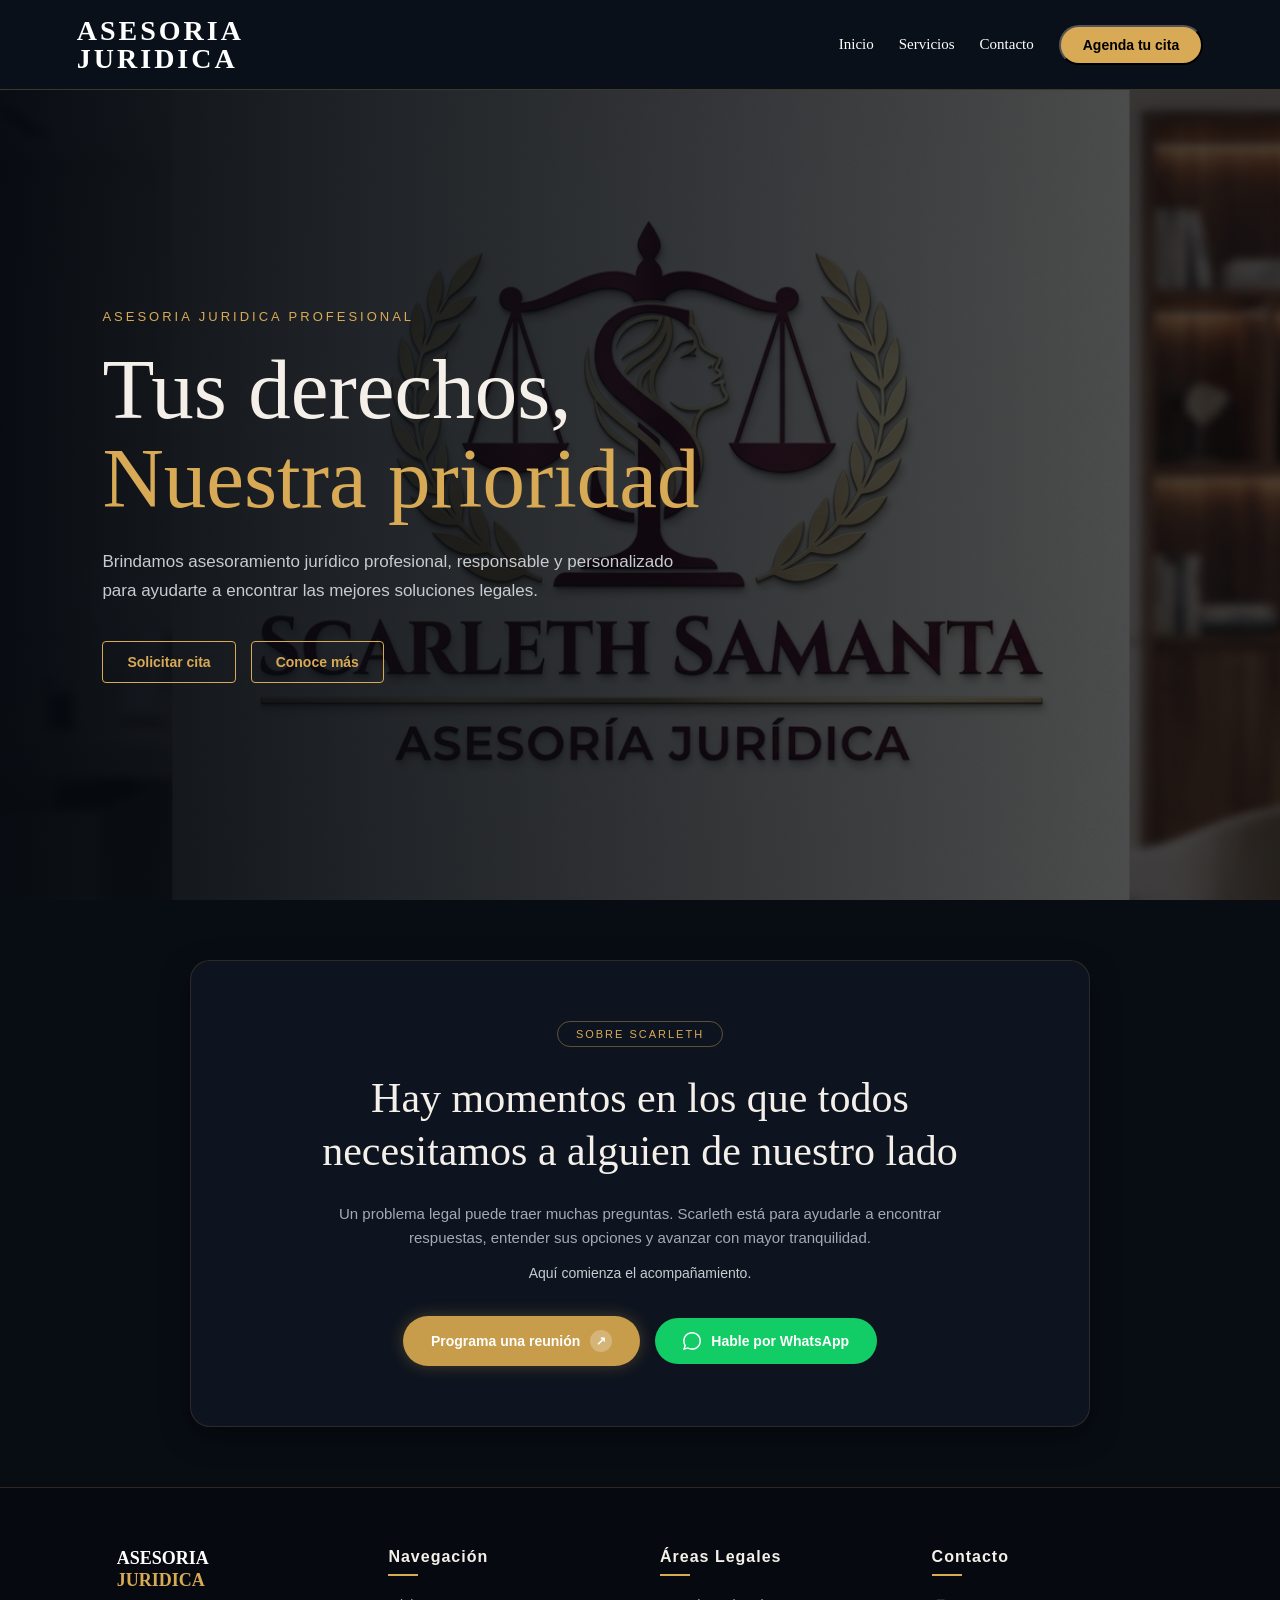
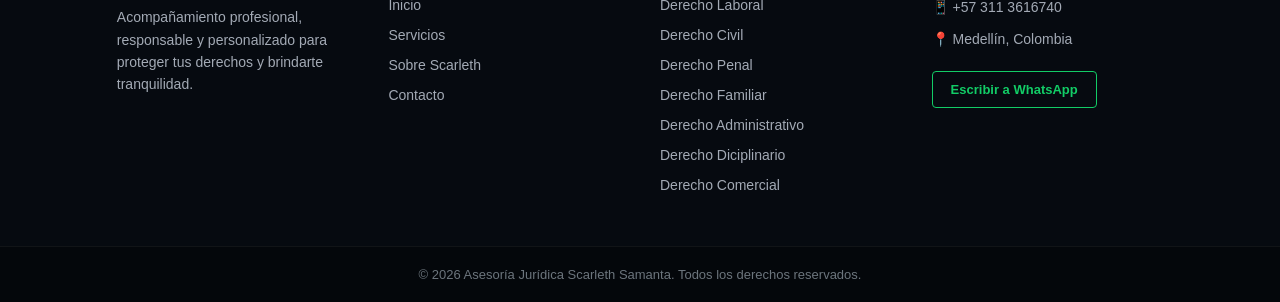
<file: index.html>
<!DOCTYPE html>
<html lang="es">

<head>
    <meta charset="UTF-8">
    <meta name="viewport" content="width=device-width, initial-scale=1.0">
    <title>Asesoria Juridica</title>
    <link rel="stylesheet" href="CSS/src.css">
</head>

<body>
    <!-- PANTALLA DE CARGA -->
    <div class="carga">
        <div class="carga-contenido">
            <img src="./imagenes/img 30.png" alt="logo scarleth" class="logo">
            <h1>ASESORIA JURIDICA</h1>
            <p class="slogan">TU TRANQUILIDAD, NUESTRO COMPROMISO</p>

            <div class="cargando">
                <span class="linea"></span>
                <span class="texto-cargando">CARGANDO<span class="puntos"></span></span>
                <span class="linea"></span>
            </div>

            <div class="barra">
                <div class="progreso"></div>
            </div>
        </div>
    </div>

    <!-- CONTENIDO PRINCIPAL -->
    <main class="pagina">
        <header>
            <div class="loga">
                <span>ASESORIA</span>
                <br>
                <span>JURIDICA</span>
            </div>

            <nav>
                <a href="#">Inicio</a>
                <a href="HTML/servici.html">Servicios</a>
                <a href="Html/contac.html">Contacto</a>
                <button type="button" class="boton" onclick="window.location.href='HTML/formu.html'">Agenda tu
                    cita</button>
            </nav>
        </header>

        <section class="hero">
            <div class="hero-texto">
                <span class="etiqueta">ASESORIA JURIDICA PROFESIONAL</span>
                <h2>Tus derechos,<br>
                    <span>Nuestra prioridad</span>
                </h2>
                <p>
                    Brindamos asesoramiento jurídico profesional,
                    responsable y personalizado para ayudarte a
                    encontrar las mejores soluciones legales.
                </p>
                <div class="botones">
                    <button type="button" class="boton boton-secundario"
                        onclick="window.location.href='HTML/formu.html'">Solicitar cita</button>
                    <button type="button" class="boton boton-secundario"
                        onclick="window.location.href='HTML/conoce.html'">Conoce más</button>
                </div>
            </div>
        </section>

        <section class="seccion-sobre-scarleth">
            <div class="contenedor-sobre">
                <span class="badge-autor">SOBRE SCARLETH</span>

                <h2>Hay momentos en los que todos necesitamos a alguien de nuestro lado</h2>

                <p class="texto-descripcion">
                    Un problema legal puede traer muchas preguntas. Scarleth está para ayudarle a encontrar respuestas,
                    entender sus opciones y avanzar con mayor tranquilidad.
                </p>
                <p class="subtexto-acompaniamiento">Aquí comienza el acompañamiento.</p>

                <div class="botones-sobre">
                    <button type="button" class="btn-reunion" onclick="window.location.href='HTML/formu.html'">
                        Programa una reunión
                        <span class="flecha">↗</span>
                    </button>

                    <a href="https://wa.me/573113616740" target="_blank" class="btn-whatsapp">
                        <svg width="18" height="18" viewBox="0 0 24 24" fill="currentColor">
                            <path
                                d="M.057 24l1.687-6.163c-1.041-1.804-1.588-3.849-1.587-5.946.003-6.556 5.338-11.891 11.893-11.891 3.181.001 6.167 1.24 8.413 3.488 2.245 2.248 3.481 5.236 3.48 8.414-.003 6.557-5.338 11.892-11.893 11.892-1.99-.001-3.951-.5-5.688-1.448l-6.305 1.654zm6.597-3.807c1.676.995 3.276 1.591 5.392 1.592 5.448 0 9.886-4.434 9.889-9.885.002-5.462-4.415-9.89-9.881-9.892-5.452 0-9.887 4.434-9.889 9.884-.001 2.225.651 3.891 1.746 5.634l-.999 3.648 3.742-.981z" />
                        </svg>
                        Hable por WhatsApp
                    </a>
                </div>
            </div>
        </section>

    </main>

    <footer class="pie-pagina">
        <div class="contenedor-footer">
            <div class="columna-footer branding">
                <div class="loga-footer">
                    <span>ASESORIA</span><br>
                    <span class="dorado">JURIDICA</span>
                </div>
                <p>Acompañamiento profesional, responsable y personalizado para proteger tus derechos y brindarte
                    tranquilidad.</p>
            </div>

            <div class="columna-footer">
                <h3>Navegación</h3>
                <ul>
                    <li><a href="pagina.html">Inicio</a></li>
                    <li><a href="HTML/servici.html">Servicios</a></li>
                    <li><a href="HTML/conoce.html">Sobre Scarleth</a></li>
                    <li><a href="HTML/contac.html">Contacto</a></li>
                </ul>
            </div>

            <div class="columna-footer">
                <h3>Áreas Legales</h3>
                <ul>
                    <li><a href="HTML/drolab.html">Derecho Laboral</a></li>
                    <li><a href="HTML/derecv.html">Derecho Civil</a></li>
                    <li><a href="HTML/derepn.html">Derecho Penal</a></li>
                    <li><a href="HTML/drofml.html">Derecho Familiar</a></li>
                    <li><a href="HTML/droadmi.html">Derecho Administrativo</a></li>
                    <li><a href="HTML/drodis.html">Derecho Diciplinario</a></li>
                    <li><a href="HTML/drocm.html">Derecho Comercial</a></li>
                </ul>
            </div>

            <div class="columna-footer">
                <h3>Contacto</h3>
                <p>📱 +57 311 3616740</p>
                <p>📍 Medellín, Colombia</p>
                <a href="https://wa.me/573113616740" target="_blank" class="btn-footer-wa">
                    Escribir a WhatsApp
                </a>
            </div>
        </div>

        <div class="copyright-footer">
            <p>&copy; 2026 Asesoría Jurídica Scarleth Samanta. Todos los derechos reservados.</p>
        </div>
    </footer>
</body>

</html>
</file>
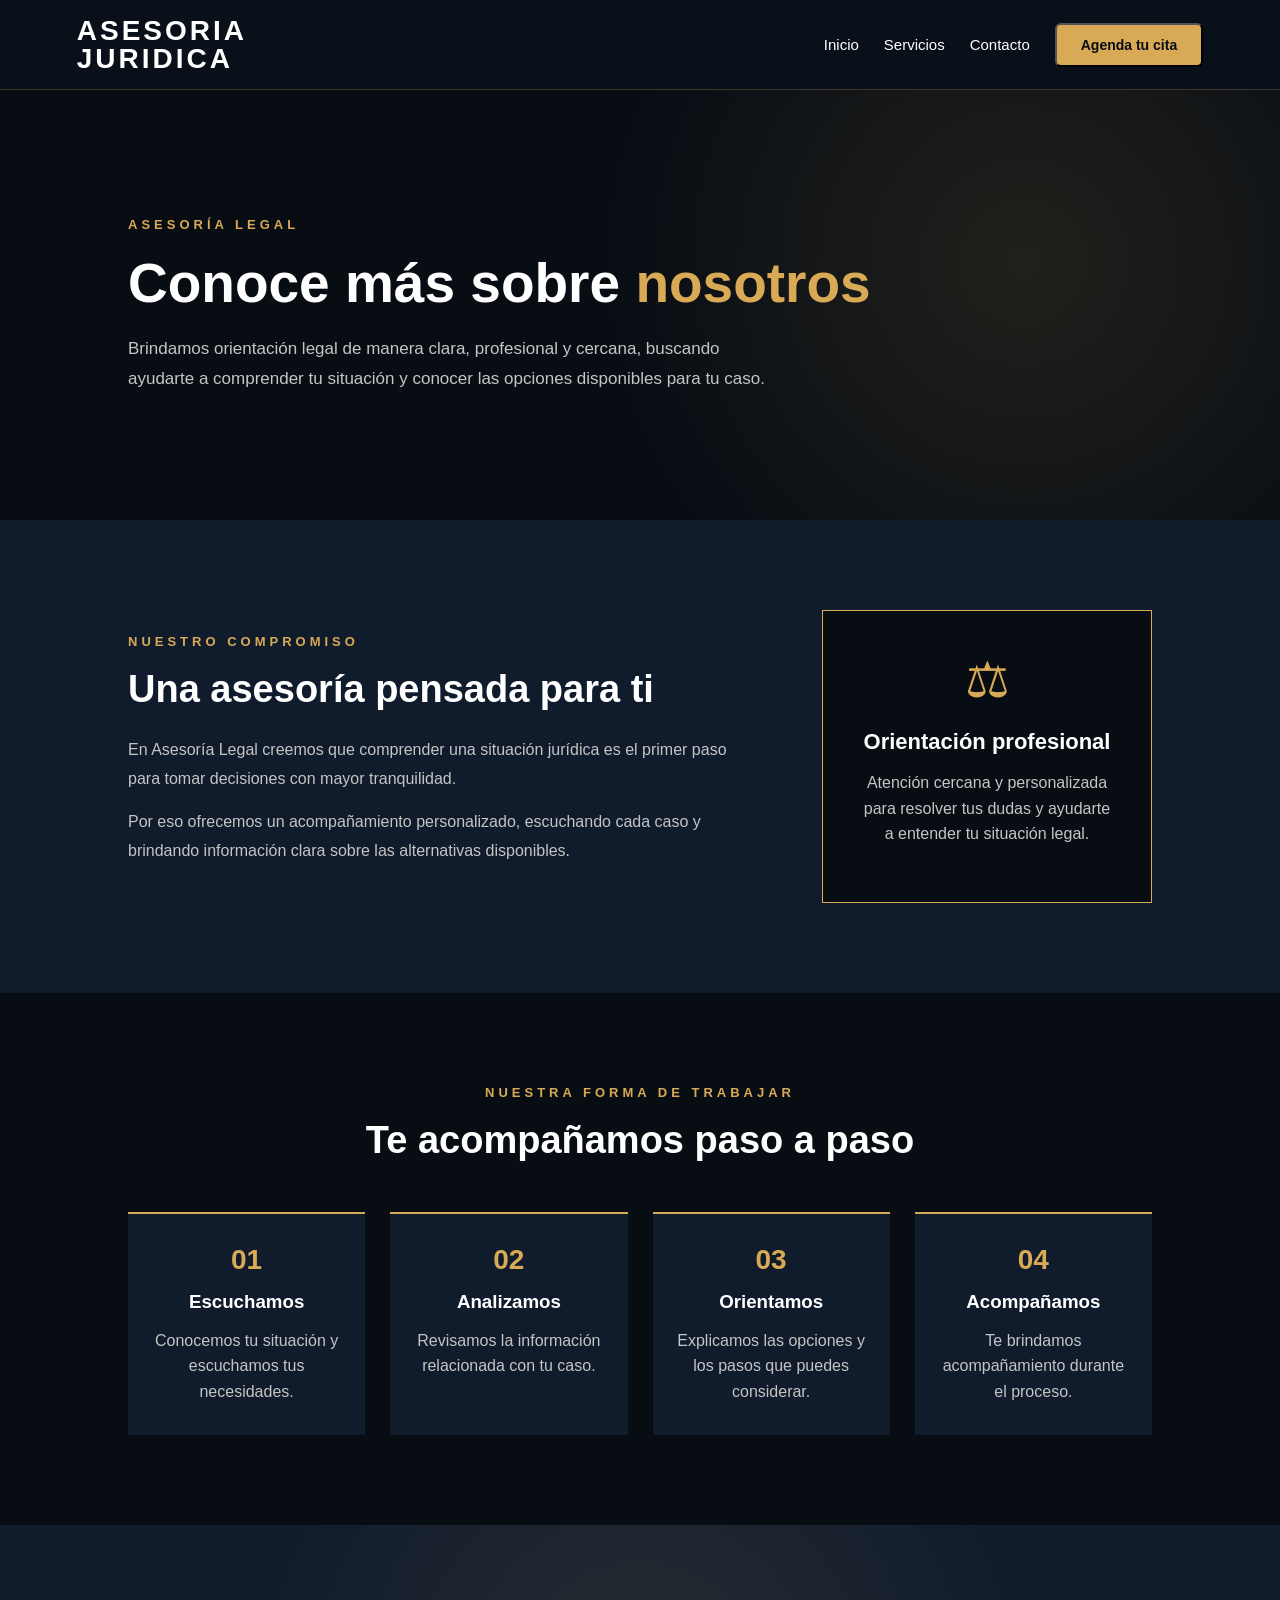
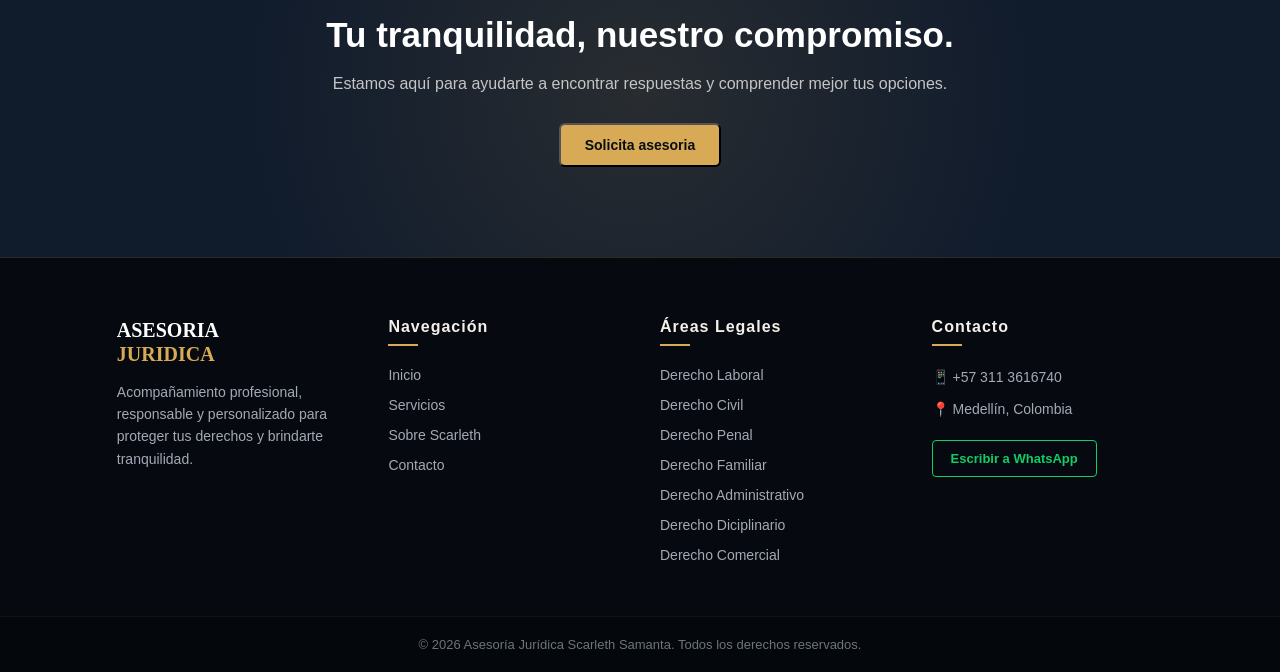
<file: HTML/conoce.html>
<!DOCTYPE html>
<html lang="en">

<head>
    <meta charset="UTF-8">
    <meta name="viewport" content="width=device-width, initial-scale=1.0">
    <title>Document</title>
    <link rel="stylesheet" href="../CSS/co.css">
</head>

<body>
    <main class="pagina">
        <header>

            <div class="loga">
                <span>ASESORIA</span>
                <br>
                <SPAN>JURIDICA</SPAN>
            </div>

            <nav>
                <a href="../index.html">Inicio</a>
                <a href="servici.html">Servicios</a>
                <a href="./contac.html">Contacto</a>
                <button type="button" class="boton" onclick="window.location.href='formu.html'">Agenda tu cita</button>
            </nav>
        </header>

</body>

<section class="hero">
    <div class="hero-texto"> <span class="subtitulo">ASESORÍA LEGAL</span>
        <h1> Conoce más sobre <span>nosotros</span> </h1>
        <p> Brindamos orientación legal de manera clara, profesional y cercana, buscando ayudarte a comprender tu
            situación y conocer las opciones disponibles para tu caso. </p>
    </div>
</section> <!-- SOBRE NOSOTROS -->
<section class="sobre">
    <div class="sobre-texto"> <span class="subtitulo">NUESTRO COMPROMISO</span>
        <h2>Una asesoría pensada para ti</h2>
        <p> En Asesoría Legal creemos que comprender una situación jurídica es el primer paso para tomar decisiones
            con mayor tranquilidad. </p>
        <p> Por eso ofrecemos un acompañamiento personalizado, escuchando cada caso y brindando información clara
            sobre las alternativas disponibles. </p>
    </div>
    <div class="tarjeta">
        <div class="icono">⚖</div>
        <h3>Orientación profesional</h3>
        <p> Atención cercana y personalizada para resolver tus dudas y ayudarte a entender tu situación legal. </p>
    </div>
</section> <!-- COMO TRABAJAMOS -->
<section class="proceso"> <span class="subtitulo">NUESTRA FORMA DE TRABAJAR</span>
    <h2>Te acompañamos paso a paso</h2>
    <div class="pasos">
        <div class="paso"> <span>01</span>
            <h3>Escuchamos</h3>
            <p> Conocemos tu situación y escuchamos tus necesidades. </p>
        </div>
        <div class="paso"> <span>02</span>
            <h3>Analizamos</h3>
            <p> Revisamos la información relacionada con tu caso. </p>
        </div>
        <div class="paso"> <span>03</span>
            <h3>Orientamos</h3>
            <p> Explicamos las opciones y los pasos que puedes considerar. </p>
        </div>
        <div class="paso"> <span>04</span>
            <h3>Acompañamos</h3>
            <p> Te brindamos acompañamiento durante el proceso. </p>
        </div>
    </div>
</section> <!-- FRASE FINAL -->
<section class="final">
    <h2>Tu tranquilidad, nuestro compromiso.</h2>
    <p> Estamos aquí para ayudarte a encontrar respuestas y comprender mejor tus opciones. </p>
    <button type="button" class="boton" onclick="window.location.href='formu.html'">Solicita asesoria</button>
</section> <!-- FOOTER -->
<footer class="pie-pagina">
    <div class="contenedor-footer">
        <div class="columna-footer branding">
            <div class="loga-footer">
                <span>ASESORIA</span><br>
                <span class="dorado">JURIDICA</span>
            </div>
            <p>Acompañamiento profesional, responsable y personalizado para proteger tus derechos y brindarte
                tranquilidad.</p>
        </div>

        <div class="columna-footer">
            <h3>Navegación</h3>
            <ul>
                <li><a href="../index.html">Inicio</a></li>
                <li><a href="servici.html">Servicios</a></li>
                <li><a href="conoce.html">Sobre Scarleth</a></li>
                <li><a href="./contac.html">Contacto</a></li>
            </ul>
        </div>

        <div class="columna-footer">
            <h3>Áreas Legales</h3>
            <ul>
                <li><a href="drolab.html">Derecho Laboral</a></li>
                <li><a href="derecv.html">Derecho Civil</a></li>
                <li><a href="derepn.html">Derecho Penal</a></li>
                <li><a href="drofml.html">Derecho Familiar</a></li>
                <li><a href="droadmi.html">Derecho Administrativo</a></li>
                <li><a href="drodis.html">Derecho Diciplinario</a></li>
                <li><a href="drocm.html">Derecho Comercial</a></li>
            </ul>
        </div>

        <div class="columna-footer">
            <h3>Contacto</h3>
            <p>📱 +57 311 3616740</p>
            <p>📍 Medellín, Colombia</p>
            <a href="https://wa.me/573113616740" target="_blank" class="btn-footer-wa">
                Escribir a WhatsApp
            </a>
        </div>
    </div>

    <div class="copyright-footer">
        <p>&copy; 2026 Asesoría Jurídica Scarleth Samanta. Todos los derechos reservados.</p>
    </div>
</footer>
</section>

</html>
</file>
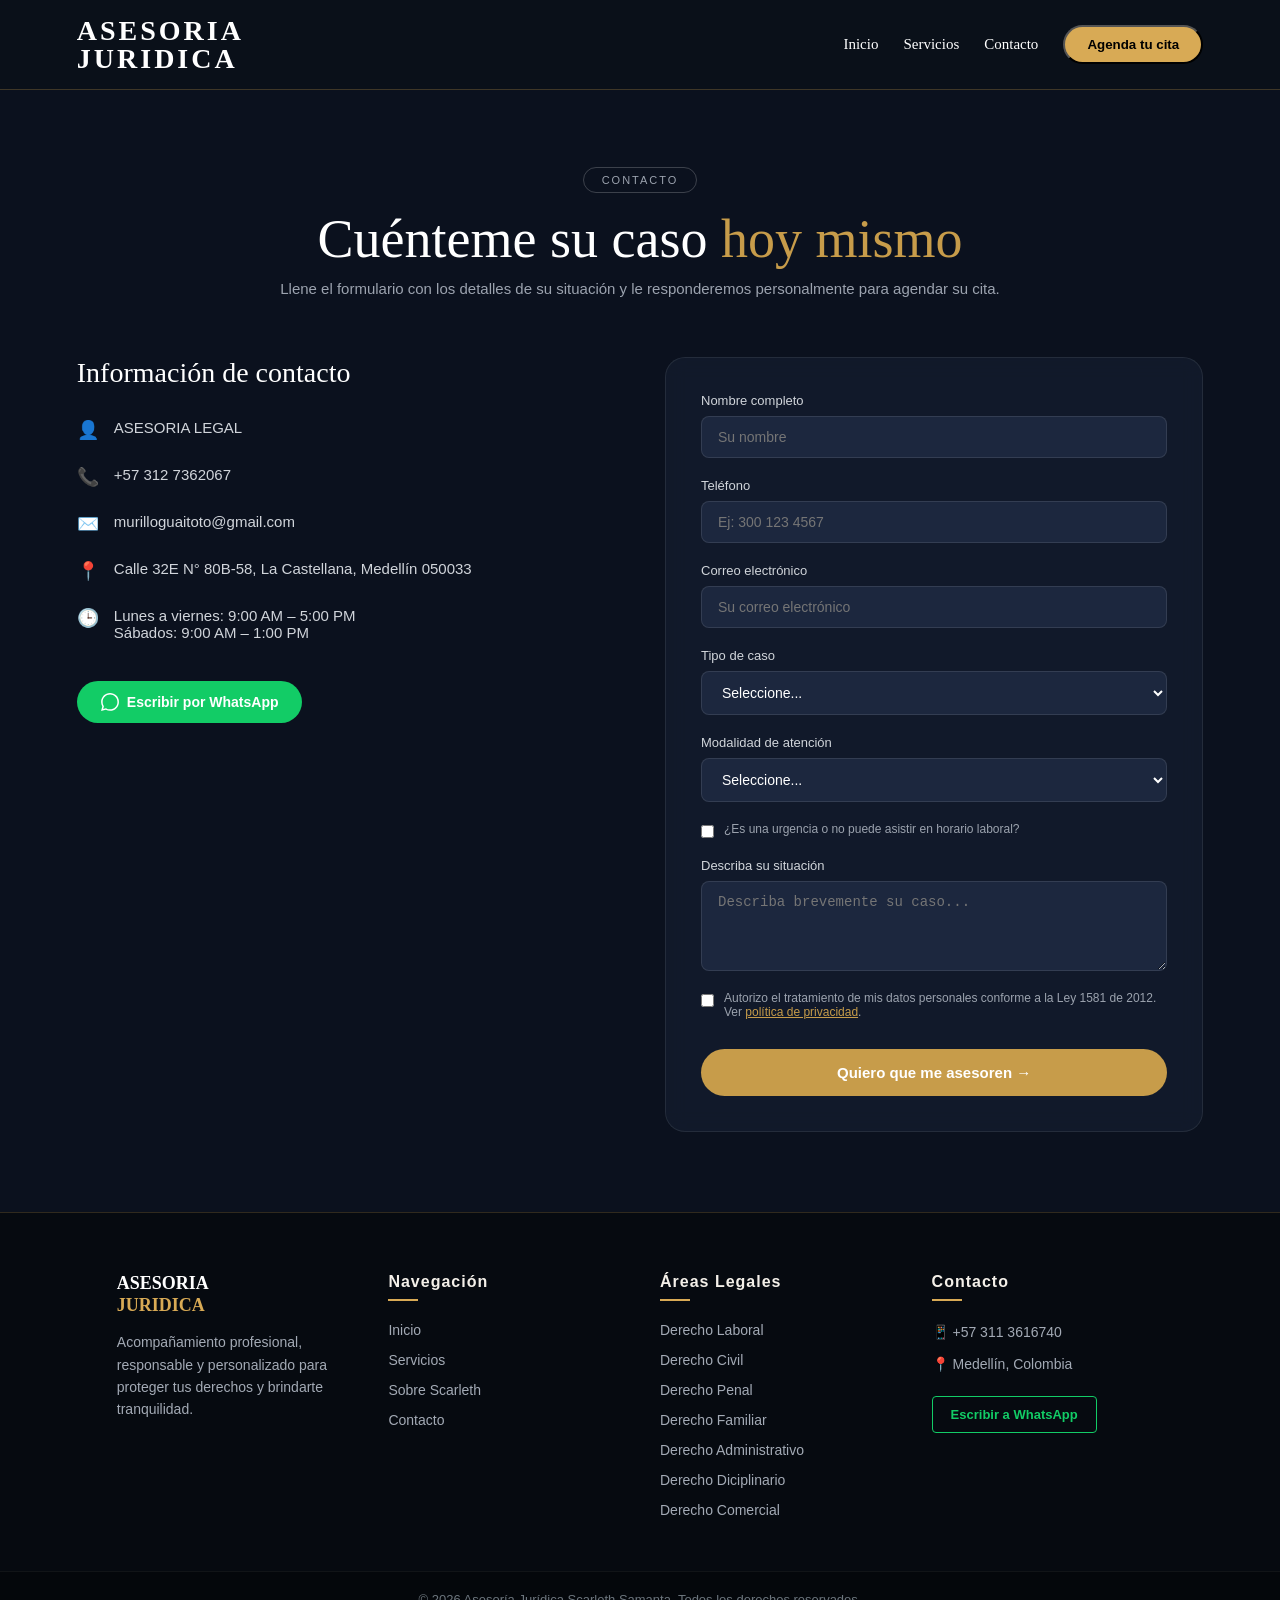
<file: HTML/contac.html>
<!DOCTYPE html>
<html lang="es">

<head>
    <meta charset="UTF-8">
    <meta name="viewport" content="width=device-width, initial-scale=1.0">
    <title>Contacto | Asesoría Jurídica</title>
    <link rel="stylesheet" href="../CSS/contac.css">
</head>

<body>
    <main class="pagina">
        <header>
            <div class="loga">
                <span>ASESORIA</span>
                <br>
                <span>JURIDICA</span>
            </div>

            <nav>
                <a href="../index.html">Inicio</a>
                <a href="servici.html">Servicios</a>
                <a href="#">Contacto</a>
                <button type="button" class="boton" onclick="window.location.href='formu.html'">Agenda tu cita</button>
            </nav>
        </header>




        <!-- SECCIÓN DE CONTACTO Y FORMULARIO -->
        <section class="seccion-contacto">
            <div class="contacto-header">
                <span class="badge-contacto">CONTACTO</span>
                <h2>Cuénteme su caso <span>hoy mismo</span></h2>
                <p>Llene el formulario con los detalles de su situación y le responderemos personalmente para agendar su
                    cita.
                </p>
            </div>

            <div class="contenedor-contacto">
                <!-- Columna Izquierda -->
                <div class="info-contacto">
                    <h3>Información de contacto</h3>

                    <div class="item-contacto">
                        <span class="icono">👤</span>
                        <p>ASESORIA LEGAL</p>
                    </div>

                    <div class="item-contacto">
                        <span class="icono">📞</span>
                        <p>+57 312 7362067</p>
                    </div>

                    <div class="item-contacto">
                        <span class="icono">✉️</span>
                        <p>murilloguaitoto@gmail.com</p>
                    </div>

                    <div class="item-contacto">
                        <span class="icono">📍</span>
                        <p>Calle 32E N° 80B-58, La Castellana, Medellín 050033</p>
                    </div>

                    <div class="item-contacto">
                        <span class="icono">🕒</span>
                        <p>
                            Lunes a viernes: 9:00 AM – 5:00 PM<br>
                            Sábados: 9:00 AM – 1:00 PM
                        </p>
                    </div>

                    <div class="botones-contacto-info">
                        <a href="https://wa.me/573127362067" target="_blank" class="btn-wa">
                            <svg width="18" height="18" viewBox="0 0 24 24" fill="currentColor">
                                <path
                                    d="M.057 24l1.687-6.163c-1.041-1.804-1.588-3.849-1.587-5.946.003-6.556 5.338-11.891 11.893-11.891 3.181.001 6.167 1.24 8.413 3.488 2.245 2.248 3.481 5.236 3.48 8.414-.003 6.557-5.338 11.892-11.893 11.892-1.99-.001-3.951-.5-5.688-1.448l-6.305 1.654zm6.597-3.807c1.676.995 3.276 1.591 5.392 1.592 5.448 0 9.886-4.434 9.889-9.885.002-5.462-4.415-9.89-9.881-9.892-5.452 0-9.887 4.434-9.889 9.884-.001 2.225.651 3.891 1.746 5.634l-.999 3.648 3.742-.981z" />
                            </svg>
                            Escribir por WhatsApp
                        </a>

                    </div>
                </div>

                <div class="tarjeta-formulario">
                    <form action="#" method="POST">
                        <div class="grupo-campo">
                            <label>Nombre completo</label>
                            <input type="text" placeholder="Su nombre" required>
                        </div>

                        <div class="grupo-campo">
                            <label>Teléfono</label>
                            <input type="tel" placeholder="Ej: 300 123 4567" required>
                        </div>

                        <div class="grupo-campo">
                            <label>Correo electrónico</label>
                            <input type="email" placeholder="Su correo electrónico" required>
                        </div>

                        <div class="grupo-campo">
                            <label>Tipo de caso</label>
                            <select required>
                                <option value="" disabled selected>Seleccione...</option>
                                <option value="civil">Derecho Civil</option>
                                <option value="penal">Derecho Penal</option>
                                <option value="laboral">Derecho Laboral</option>
                                <option value="familiar">Derecho Familiar</option>
                                <option value="comercial">Derecho Comercial</option>
                                <option value="administrativo">Derecho Administrativo</option>
                                <option value="disciplinario">Derecho Disciplinario</option>
                                <option value="otro">Otro</option>
                            </select>
                        </div>

                        <div class="grupo-campo">
                            <label>Modalidad de atención</label>
                            <select required>
                                <option value="" disabled selected>Seleccione...</option>
                                <option value="virtual">💻 Virtual ($140.000 COP)</option>
                                <option value="presencial">🏢 Presencial ($180.000 COP)</option>
                                <option value="domicilio">🚗 A domicilio ($250.000 COP)</option>
                            </select>
                        </div>

                        <div class="grupo-checkbox">
                            <input type="checkbox" id="urgencia">
                            <label for="urgencia">¿Es una urgencia o no puede asistir en horario laboral?</label>
                        </div>

                        <div class="grupo-campo">
                            <label>Describa su situación</label>
                            <textarea rows="4" placeholder="Describa brevemente su caso..."></textarea>
                        </div>

                        <div class="grupo-checkbox">
                            <input type="checkbox" id="privacidad" required>
                            <label for="privacidad">
                                Autorizo el tratamiento de mis datos personales conforme a la Ley 1581 de 2012. Ver <a
                                    href="#">política de privacidad</a>.
                            </label>
                        </div>

                        <button type="submit" class="btn-enviar-formulario">
                            Quiero que me asesoren →
                        </button>
                    </form>
                </div>
            </div>
        </section>
    </main>
</body>

<footer class="pie-pagina">
    <div class="contenedor-footer">
        <div class="columna-footer branding">
            <div class="loga-footer">
                <span>ASESORIA</span><br>
                <span class="dorado">JURIDICA</span>
            </div>
            <p>Acompañamiento profesional, responsable y personalizado para proteger tus derechos y brindarte
                tranquilidad.</p>
        </div>

        <div class="columna-footer">
            <h3>Navegación</h3>
            <ul>
                <li><a href="../index.html">Inicio</a></li>
                <li><a href="servici.html">Servicios</a></li>
                <li><a href="conoce.html">Sobre Scarleth</a></li>
                <li><a href="#">Contacto</a></li>
            </ul>
        </div>

        <div class="columna-footer">
            <h3>Áreas Legales</h3>
            <ul>
                <li><a href="drolab.html">Derecho Laboral</a></li>
                <li><a href="derecv.html">Derecho Civil</a></li>
                <li><a href="derepn.html">Derecho Penal</a></li>
                <li><a href="drofml.html">Derecho Familiar</a></li>
                <li><a href="droadmi.html">Derecho Administrativo</a></li>
                <li><a href="drodis.html">Derecho Diciplinario</a></li>
                <li><a href="drocm.html">Derecho Comercial</a></li>
            </ul>
        </div>

        <div class="columna-footer">
            <h3>Contacto</h3>
            <p>📱 +57 311 3616740</p>
            <p>📍 Medellín, Colombia</p>
            <a href="https://wa.me/573113616740" target="_blank" class="btn-footer-wa">
                Escribir a WhatsApp
            </a>
        </div>
    </div>

    <div class="copyright-footer">
        <p>&copy; 2026 Asesoría Jurídica Scarleth Samanta. Todos los derechos reservados.</p>
    </div>
</footer>


</html>
</file>
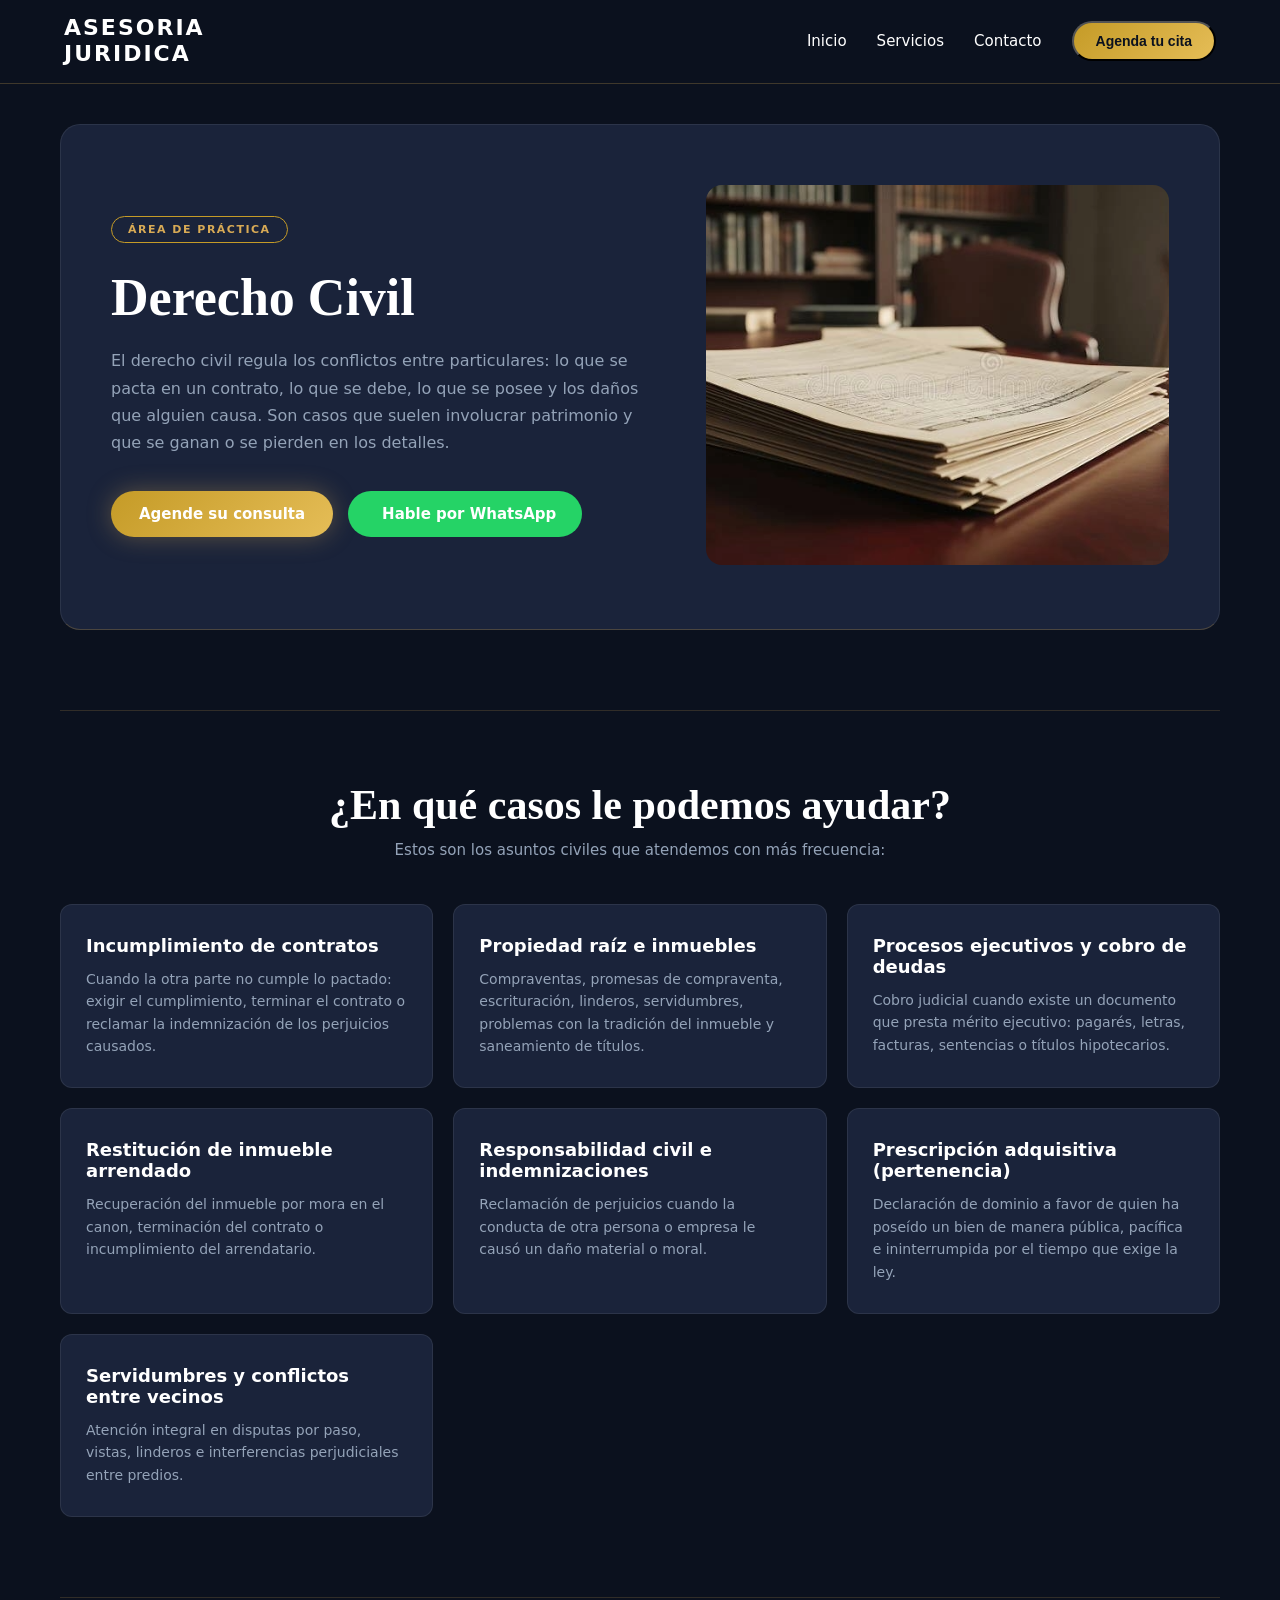
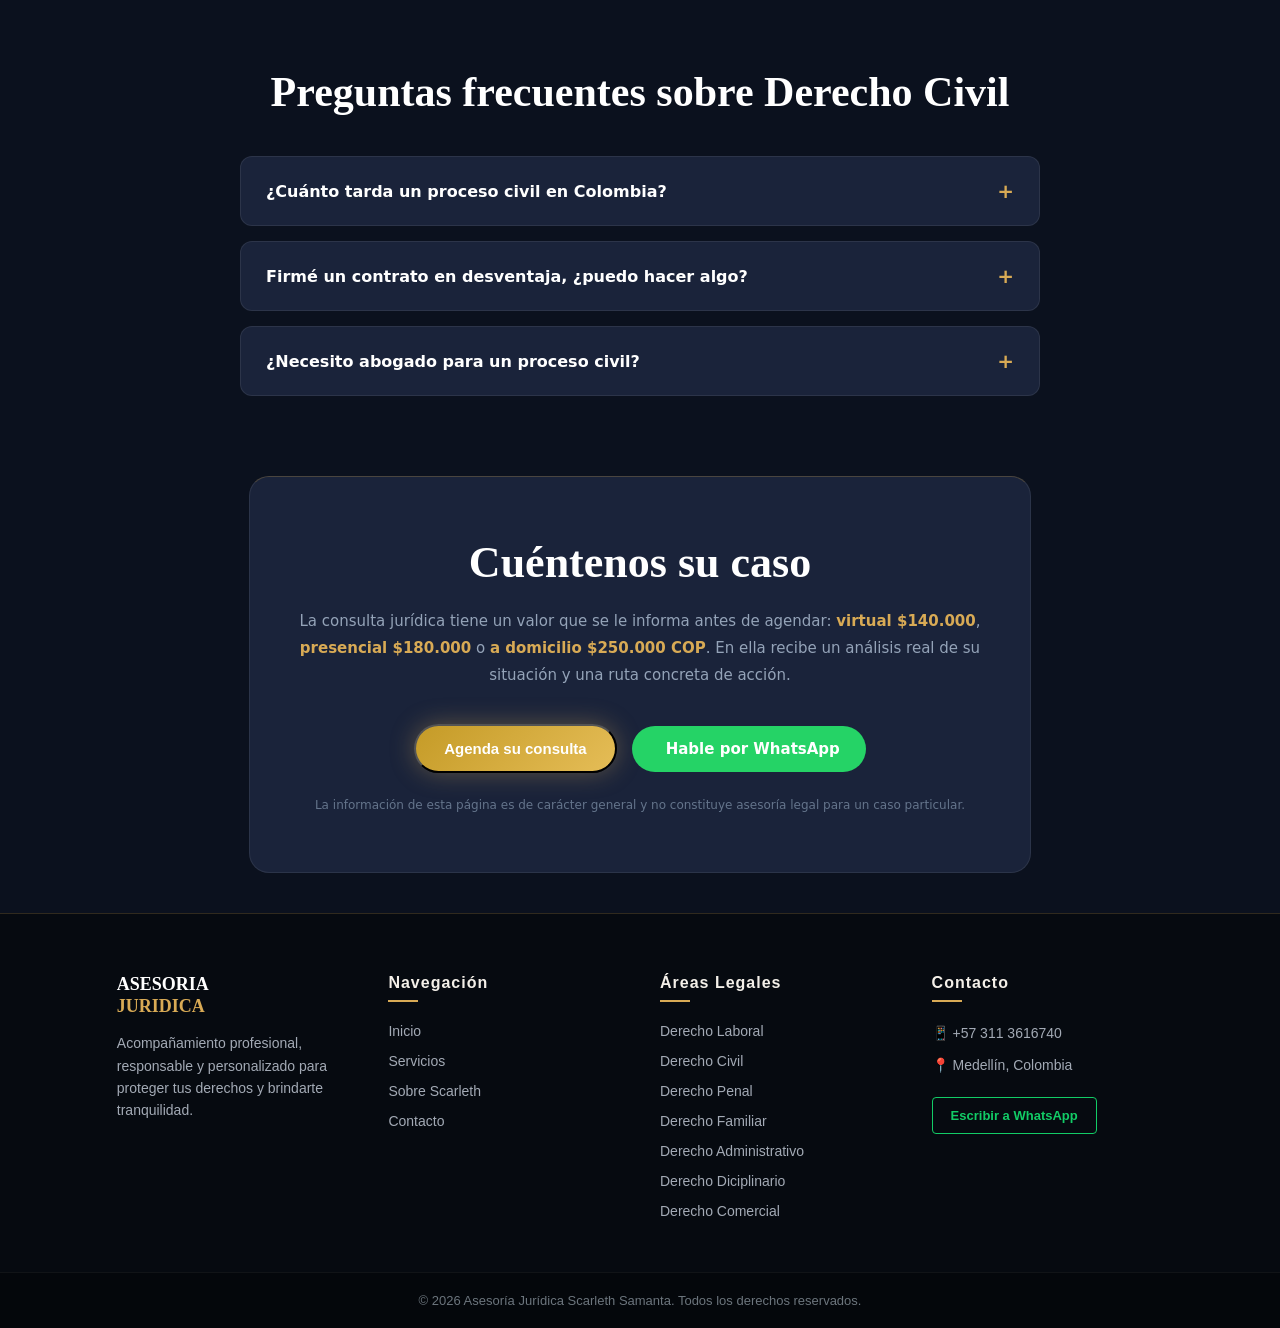
<file: HTML/derecv.html>
<!DOCTYPE html>
<html lang="en">

<head>
    <meta charset="UTF-8">
    <meta name="viewport" content="width=device-width, initial-scale=1.0">
    <title>ASESORIA DERECHO CIVIL</title>
    <link rel="stylesheet" href="../CSS/dercv.css">
</head>

<body>
    <main class="pagina">
        <header>
            <div class="loga">
                <span>ASESORIA</span>
                <br>
                <span>JURIDICA</span>
            </div>

            <nav>
                <a href="../index.html">Inicio</a>
                <a href="servici.html">Servicios</a>
                <a href="./contac.html">Contacto</a>
                <button type="button" class="boton" onclick="window.location.href='formu.html'">Agenda tu cita</button>
            </nav>
        </header>
        <main class="contenedor-principal">

            <!-- 1. SECCIÓN HERO DE SERVICIO -->
            <section class="tarjeta-hero">
                <div class="hero-info">
                    <span class="pildora-tag">ÁREA DE PRÁCTICA</span>
                    <h1>Derecho Civil</h1>
                    <p class="descripcion-hero">
                        El derecho civil regula los conflictos entre particulares: lo que se pacta en un contrato, lo
                        que se debe, lo que se posee y los daños que alguien causa. Son casos que suelen involucrar
                        patrimonio y que se ganan o se pierden en los detalles.
                    </p>
                    <div class="grupo-botones">
                        <a href="formu.html" class="btn-dorado-brillo">Agende su consulta</a>
                        <a href="https://wa.me/573113616740" class="btn-whatsapp">
                            <i class="fa-brands fa-whatsapp"></i> Hable por WhatsApp
                        </a>
                    </div>
                </div>
                <div class="hero-imagen">
                    <img src="../imagenes/image (10).png" alt="Escritorio de Derecho Civil">
                </div>
            </section>


            <!-- 2. GRID DE CASOS / SERVICIOS -->
            <section class="seccion-casos">
                <h2>¿En qué casos le podemos ayudar?</h2>
                <p class="subtitulo-seccion">Estos son los asuntos civiles que atendemos con más frecuencia:</p>

                <div class="grid-casos">
                    <article class="tarjeta-caso">
                        <h3>Incumplimiento de contratos</h3>
                        <p>Cuando la otra parte no cumple lo pactado: exigir el cumplimiento, terminar el contrato o
                            reclamar la indemnización de los perjuicios causados.</p>
                    </article>

                    <article class="tarjeta-caso">
                        <h3>Propiedad raíz e inmuebles</h3>
                        <p>Compraventas, promesas de compraventa, escrituración, linderos, servidumbres, problemas con
                            la tradición del inmueble y saneamiento de títulos.</p>
                    </article>

                    <article class="tarjeta-caso">
                        <h3>Procesos ejecutivos y cobro de deudas</h3>
                        <p>Cobro judicial cuando existe un documento que presta mérito ejecutivo: pagarés, letras,
                            facturas, sentencias o títulos hipotecarios.</p>
                    </article>

                    <article class="tarjeta-caso">
                        <h3>Restitución de inmueble arrendado</h3>
                        <p>Recuperación del inmueble por mora en el canon, terminación del contrato o incumplimiento del
                            arrendatario.</p>
                    </article>

                    <article class="tarjeta-caso">
                        <h3>Responsabilidad civil e indemnizaciones</h3>
                        <p>Reclamación de perjuicios cuando la conducta de otra persona o empresa le causó un daño
                            material o moral.</p>
                    </article>

                    <article class="tarjeta-caso">
                        <h3>Prescripción adquisitiva (pertenencia)</h3>
                        <p>Declaración de dominio a favor de quien ha poseído un bien de manera pública, pacífica e
                            ininterrumpida por el tiempo que exige la ley.</p>
                    </article>

                    <article class="tarjeta-caso">
                        <h3>Servidumbres y conflictos entre vecinos</h3>
                        <p>Atención integral en disputas por paso, vistas, linderos e interferencias perjudiciales entre
                            predios.</p>
                    </article>
                </div>
            </section>


            <!-- 3. PREGUNTAS FRECUENTES (ACORDEÓN) -->
            <section class="seccion-faq">
                <h2>Preguntas frecuentes sobre Derecho Civil</h2>

                <div class="contenedor-acordeon">
                    <details class="item-faq">
                        <summary>
                            <span>¿Cuánto tarda un proceso civil en Colombia?</span>
                            <span class="icono-toggle"></span>
                        </summary>
                        <p>Depende del tipo de proceso y de la congestión del juzgado. Un ejecutivo con título claro
                            puede avanzar relativamente rápido, mientras que un proceso declarativo con debate
                            probatorio amplio suele tomar más de un año. En la consulta le damos una expectativa
                            realista según su caso.</p>
                    </details>

                    <details class="item-faq">
                        <summary>
                            <span>Firmé un contrato en desventaja, ¿puedo hacer algo?</span>
                            <span class="icono-toggle"></span>
                        </summary>
                        <p>Posiblemente sí. Existen figuras como la nulidad, la lesión enorme, los vicios del
                            consentimiento o el abuso de posición dominante que permiten atacar cláusulas o el contrato
                            entero. Todo depende de los hechos y de las pruebas.</p>
                    </details>

                    <details class="item-faq">
                        <summary>
                            <span>¿Necesito abogado para un proceso civil?</span>
                            <span class="icono-toggle"></span>
                        </summary>
                        <p>En Colombia, por regla general los procesos judiciales requieren representación de abogado
                            titulado. Además, en materia civil los términos y las cargas probatorias son estrictos: un
                            error de forma puede costarle el derecho de fondo.</p>
                    </details>
                </div>
            </section>


            <!-- 4. TARJETA FINAL DE CONTACTO / PRECIOS -->
            <section id="contacto" class="tarjeta-llamado">
                <h2>Cuéntenos su caso</h2>
                <p class="precios-texto">
                    La consulta jurídica tiene un valor que se le informa antes de agendar:
                    <strong>virtual $140.000</strong>, <strong>presencial $180.000</strong> o <strong>a domicilio
                        $250.000 COP</strong>.
                    En ella recibe un análisis real de su situación y una ruta concreta de acción.
                </p>

                <div class="grupo-botones centro">
                    <button type="button" class="btn-dorado-brillo" onclick="window.location.href='formu.html'">Agenda
                        su consulta</button>
                    <a href="https://wa.me/573113616740" class="btn-whatsapp">
                        <i class="fa-brands fa-whatsapp"></i> Hable por WhatsApp
                    </a>
                </div>

                <span class="disclaimer">La información de esta página es de carácter general y no constituye asesoría
                    legal para un caso particular.</span>
            </section>

        </main>
        <footer class="pie-pagina">
            <div class="contenedor-footer">
                <div class="columna-footer branding">
                    <div class="loga-footer">
                        <span>ASESORIA</span><br>
                        <span class="dorado">JURIDICA</span>
                    </div>
                    <p>Acompañamiento profesional, responsable y personalizado para proteger tus derechos y brindarte
                        tranquilidad.</p>
                </div>

                <div class="columna-footer">
                    <h3>Navegación</h3>
                    <ul>
                        <li><a href="../index.html">Inicio</a></li>
                        <li><a href="servici.html">Servicios</a></li>
                        <li><a href="conoce.html">Sobre Scarleth</a></li>
                        <li><a href="./contac.html">Contacto</a></li>
                    </ul>
                </div>

                <div class="columna-footer">
                    <h3>Áreas Legales</h3>
                    <ul>
                        <li><a href="drolab.html">Derecho Laboral</a></li>
                        <li><a href="derecv.html">Derecho Civil</a></li>
                        <li><a href="derepn.html">Derecho Penal</a></li>
                        <li><a href="drofml.html">Derecho Familiar</a></li>
                        <li><a href="droadmi.html">Derecho Administrativo</a></li>
                        <li><a href="drodis.html">Derecho Diciplinario</a></li>
                        <li><a href="drocm.html">Derecho Comercial</a></li>
                    </ul>
                </div>

                <div class="columna-footer">
                    <h3>Contacto</h3>
                    <p>📱 +57 311 3616740</p>
                    <p>📍 Medellín, Colombia</p>
                    <a href="https://wa.me/573113616740" target="_blank" class="btn-footer-wa">
                        Escribir a WhatsApp
                    </a>
                </div>
            </div>

            <div class="copyright-footer">
                <p>&copy; 2026 Asesoría Jurídica Scarleth Samanta. Todos los derechos reservados.</p>
            </div>
        </footer>
</body>

</html>
</file>
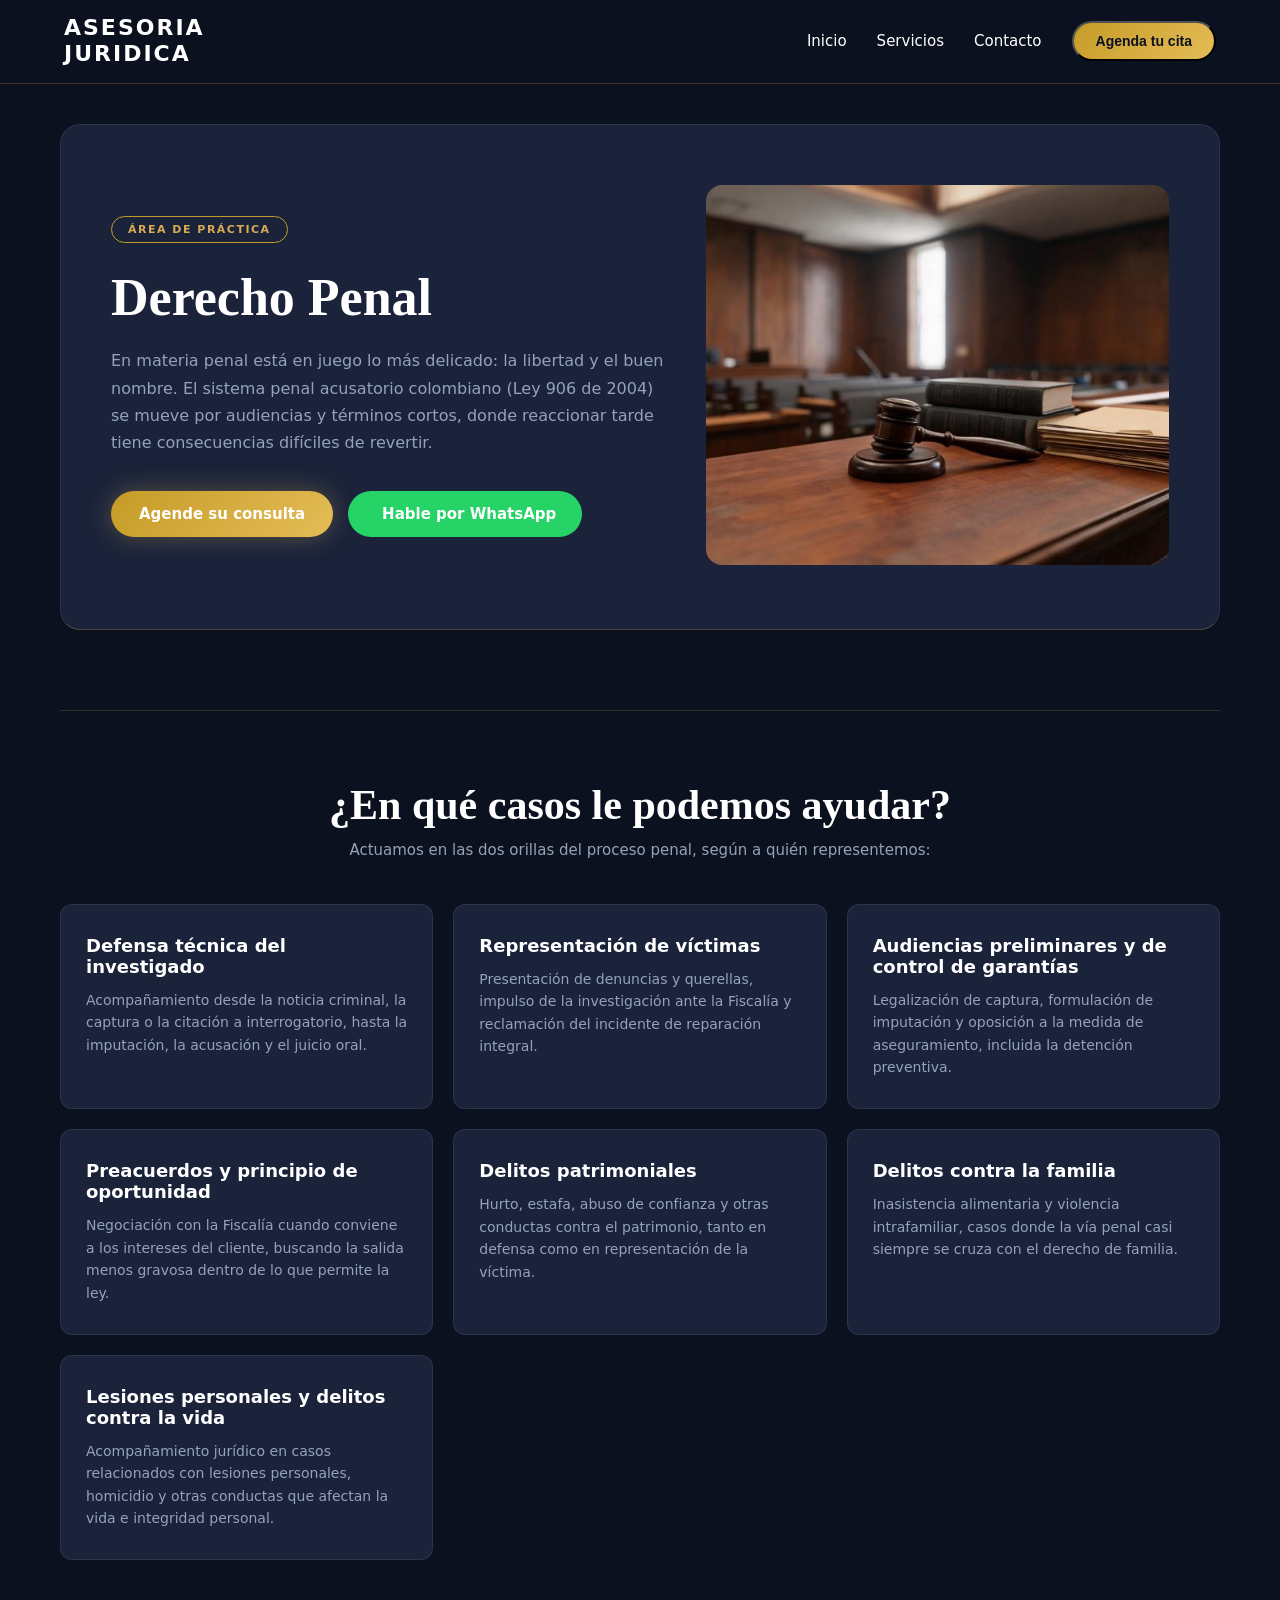
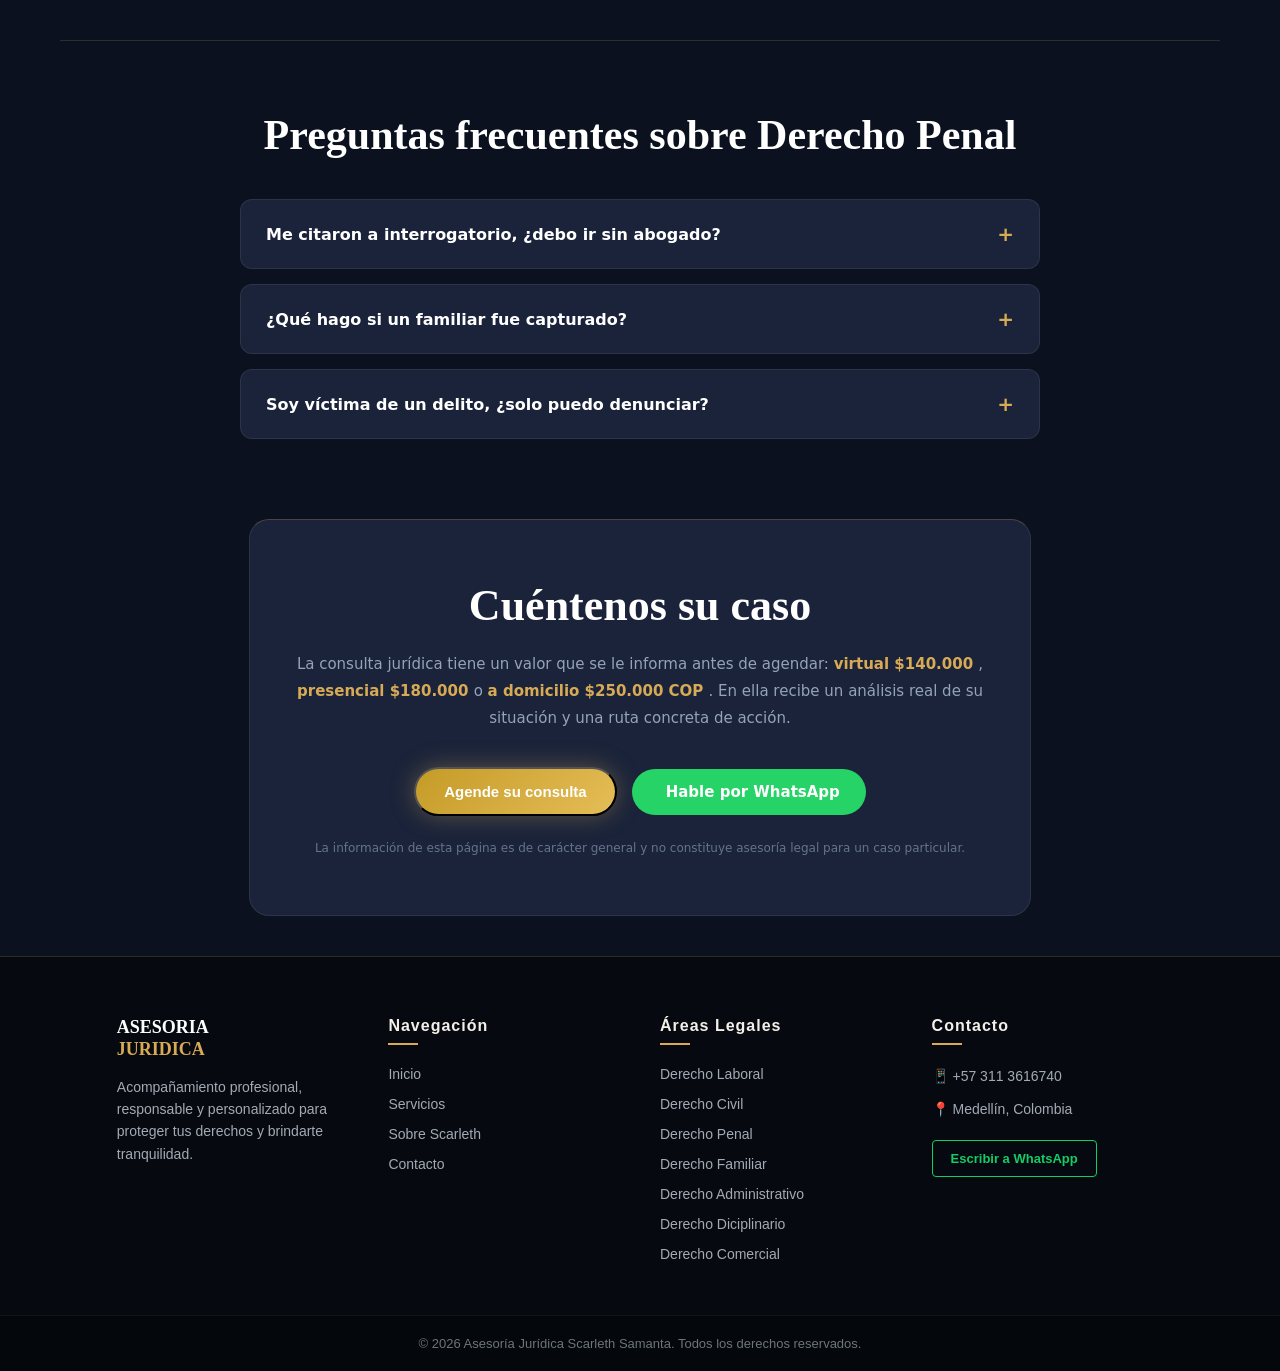
<file: HTML/derepn.html>
<!DOCTYPE html>
<html lang="es">

<head>
    <meta charset="UTF-8">
    <meta name="viewport" content="width=device-width, initial-scale=1.0">

    <title>ASESORÍA DERECHO PENAL</title>

    <link rel="stylesheet" href="../CSS/dercv.css">

</head>

<body>

    <main class="pagina">

        <!-- =========================
             HEADER
        ========================== -->

        <header>

            <div class="loga">
                <span>ASESORIA</span>
                <br>
                <span>JURIDICA</span>
            </div>

            <nav>
                <a href="../index.html">Inicio</a>
                <a href="servici.html">Servicios</a>
                <a href="./contac.html">Contacto</a>

                <button type="button" class="boton" onclick="window.location.href='formu.html'">
                    Agenda tu cita
                </button>
            </nav>

        </header>


        <main class="contenedor-principal">


            <!-- =========================
                 1. HERO
            ========================== -->

            <section class="tarjeta-hero">

                <div class="hero-info">

                    <span class="pildora-tag">
                        ÁREA DE PRÁCTICA
                    </span>

                    <h1>
                        Derecho Penal
                    </h1>

                    <p class="descripcion-hero">

                        En materia penal está en juego lo más delicado:
                        la libertad y el buen nombre. El sistema penal
                        acusatorio colombiano (Ley 906 de 2004) se mueve
                        por audiencias y términos cortos, donde reaccionar
                        tarde tiene consecuencias difíciles de revertir.

                    </p>


                    <div class="grupo-botones">

                        <a href="formu.html" class="btn-dorado-brillo">
                            Agende su consulta
                        </a>


                        <a href="https://wa.me/573113616740" class="btn-whatsapp">

                            <i class="fa-brands fa-whatsapp"></i>

                            Hable por WhatsApp

                        </a>

                    </div>

                </div>


                <div class="hero-imagen">

                    <img src="../imagenes/image (11).png" alt="Derecho Penal">

                </div>

            </section>



            <!-- =========================
                 2. CASOS
            ========================== -->

            <section class="seccion-casos">

                <h2>
                    ¿En qué casos le podemos ayudar?
                </h2>

                <p class="subtitulo-seccion">
                    Actuamos en las dos orillas del proceso penal,
                    según a quién representemos:
                </p>


                <div class="grid-casos">


                    <!-- CASO 1 -->

                    <article class="tarjeta-caso">

                        <h3>
                            Defensa técnica del investigado
                        </h3>

                        <p>
                            Acompañamiento desde la noticia criminal,
                            la captura o la citación a interrogatorio,
                            hasta la imputación, la acusación y el juicio oral.
                        </p>

                    </article>


                    <!-- CASO 2 -->

                    <article class="tarjeta-caso">

                        <h3>
                            Representación de víctimas
                        </h3>

                        <p>
                            Presentación de denuncias y querellas,
                            impulso de la investigación ante la Fiscalía
                            y reclamación del incidente de reparación integral.
                        </p>

                    </article>


                    <!-- CASO 3 -->

                    <article class="tarjeta-caso">

                        <h3>
                            Audiencias preliminares y de control de garantías
                        </h3>

                        <p>
                            Legalización de captura, formulación de imputación
                            y oposición a la medida de aseguramiento,
                            incluida la detención preventiva.
                        </p>

                    </article>


                    <!-- CASO 4 -->

                    <article class="tarjeta-caso">

                        <h3>
                            Preacuerdos y principio de oportunidad
                        </h3>

                        <p>
                            Negociación con la Fiscalía cuando conviene
                            a los intereses del cliente, buscando la salida
                            menos gravosa dentro de lo que permite la ley.
                        </p>

                    </article>


                    <!-- CASO 5 -->

                    <article class="tarjeta-caso">

                        <h3>
                            Delitos patrimoniales
                        </h3>

                        <p>
                            Hurto, estafa, abuso de confianza y otras
                            conductas contra el patrimonio, tanto en defensa
                            como en representación de la víctima.
                        </p>

                    </article>


                    <!-- CASO 6 -->

                    <article class="tarjeta-caso">

                        <h3>
                            Delitos contra la familia
                        </h3>

                        <p>
                            Inasistencia alimentaria y violencia intrafamiliar,
                            casos donde la vía penal casi siempre se cruza
                            con el derecho de familia.
                        </p>

                    </article>


                    <!-- CASO 7 -->

                    <article class="tarjeta-caso">

                        <h3>
                            Lesiones personales y delitos contra la vida
                        </h3>

                        <p>
                            Acompañamiento jurídico en casos relacionados
                            con lesiones personales, homicidio y otras
                            conductas que afectan la vida e integridad personal.
                        </p>

                    </article>


                </div>

            </section>



            <!-- =========================
                 3. PREGUNTAS FRECUENTES
            ========================== -->

            <section class="seccion-faq">

                <h2>
                    Preguntas frecuentes sobre Derecho Penal
                </h2>


                <div class="contenedor-acordeon">


                    <!-- PREGUNTA 1 -->

                    <details class="item-faq">

                        <summary>

                            <span>
                                Me citaron a interrogatorio,
                                ¿debo ir sin abogado?
                            </span>

                            <span class="icono-toggle"></span>

                        </summary>


                        <p>
                            No es recomendable. Usted tiene derecho a no
                            autoincriminarse y a estar asistido por un defensor.
                            Lo que se diga en esa diligencia queda en el expediente
                            y puede usarse después; conviene ir preparado y acompañado.
                        </p>

                    </details>



                    <!-- PREGUNTA 2 -->

                    <details class="item-faq">

                        <summary>

                            <span>
                                ¿Qué hago si un familiar fue capturado?
                            </span>

                            <span class="icono-toggle"></span>

                        </summary>


                        <p>
                            Actúe de inmediato: las audiencias de legalización
                            de captura, imputación e imposición de medida de
                            aseguramiento ocurren en un plazo muy corto.
                            Contar con defensa desde la primera audiencia
                            cambia sustancialmente el panorama.
                        </p>

                    </details>



                    <!-- PREGUNTA 3 -->

                    <details class="item-faq">

                        <summary>

                            <span>
                                Soy víctima de un delito,
                                ¿solo puedo denunciar?
                            </span>

                            <span class="icono-toggle"></span>

                        </summary>


                        <p>
                            No. Además de la denuncia, la víctima puede constituirse
                            como interviniente en el proceso, pedir pruebas,
                            oponerse a preacuerdos que la perjudiquen y reclamar
                            la reparación integral del daño.
                        </p>

                    </details>


                </div>

            </section>



            <!-- =========================
                 4. CONTACTO
            ========================== -->

            <section id="contacto" class="tarjeta-llamado">


                <h2>
                    Cuéntenos su caso
                </h2>


                <p class="precios-texto">

                    La consulta jurídica tiene un valor que se le informa
                    antes de agendar:

                    <strong>
                        virtual $140.000
                    </strong>,

                    <strong>
                        presencial $180.000
                    </strong>

                    o

                    <strong>
                        a domicilio $250.000 COP
                    </strong>.

                    En ella recibe un análisis real de su situación
                    y una ruta concreta de acción.

                </p>



                <div class="grupo-botones centro">


                    <button type="button" class="btn-dorado-brillo" onclick="window.location.href='formu.html'">

                        Agende su consulta

                    </button>


                    <a href="https://wa.me/573113616740" class="btn-whatsapp">

                        <i class="fa-brands fa-whatsapp"></i>

                        Hable por WhatsApp

                    </a>


                </div>


                <span class="disclaimer">

                    La información de esta página es de carácter general
                    y no constituye asesoría legal para un caso particular.

                </span>


            </section>


        </main>



        <!-- =========================
             FOOTER
        ========================== -->

        <footer class="pie-pagina">


            <div class="contenedor-footer">


                <!-- COLUMNA 1 -->

                <div class="columna-footer branding">

                    <div class="loga-footer">

                        <span>ASESORIA</span>
                        <br>

                        <span class="dorado">
                            JURIDICA
                        </span>

                    </div>


                    <p>
                        Acompañamiento profesional, responsable
                        y personalizado para proteger tus derechos
                        y brindarte tranquilidad.
                    </p>

                </div>



                <!-- COLUMNA 2 -->

                <div class="columna-footer">

                    <h3>
                        Navegación
                    </h3>


                    <ul>

                        <li>
                            <a href="../index.html">
                                Inicio
                            </a>
                        </li>

                        <li>
                            <a href="servici.html">
                                Servicios
                            </a>
                        </li>

                        <li>
                            <a href="conoce.html">
                                Sobre Scarleth
                            </a>
                        </li>

                        <li>
                            <a href="./contac.html">
                                Contacto
                            </a>
                        </li>

                    </ul>

                </div>



                <!-- COLUMNA 3 -->

                <div class="columna-footer">

                    <h3>
                        Áreas Legales
                    </h3>


                    <ul>

                        <li><a href="drolab.html">Derecho Laboral</a></li>
                        <li><a href="derecv.html">Derecho Civil</a></li>
                        <li><a href="derepn.html">Derecho Penal</a></li>
                        <li><a href="drofml.html">Derecho Familiar</a></li>
                        <li><a href="droadmi.html">Derecho Administrativo</a></li>
                        <li><a href="drodis.html">Derecho Diciplinario</a></li>
                        <li><a href="drocm.html">Derecho Comercial</a></li>
                    </ul>

                </div>



                <!-- COLUMNA 4 -->

                <div class="columna-footer">

                    <h3>
                        Contacto
                    </h3>


                    <p>
                        📱 +57 311 3616740
                    </p>

                    <p>
                        📍 Medellín, Colombia
                    </p>


                    <a href="https://wa.me/573113616740" target="_blank" class="btn-footer-wa">

                        Escribir a WhatsApp

                    </a>

                </div>


            </div>



            <!-- COPYRIGHT -->

            <div class="copyright-footer">

                <p>
                    &copy; 2026 Asesoría Jurídica Scarleth Samanta.
                    Todos los derechos reservados.
                </p>

            </div>


        </footer>

    </main>

</body>

</html>
</file>
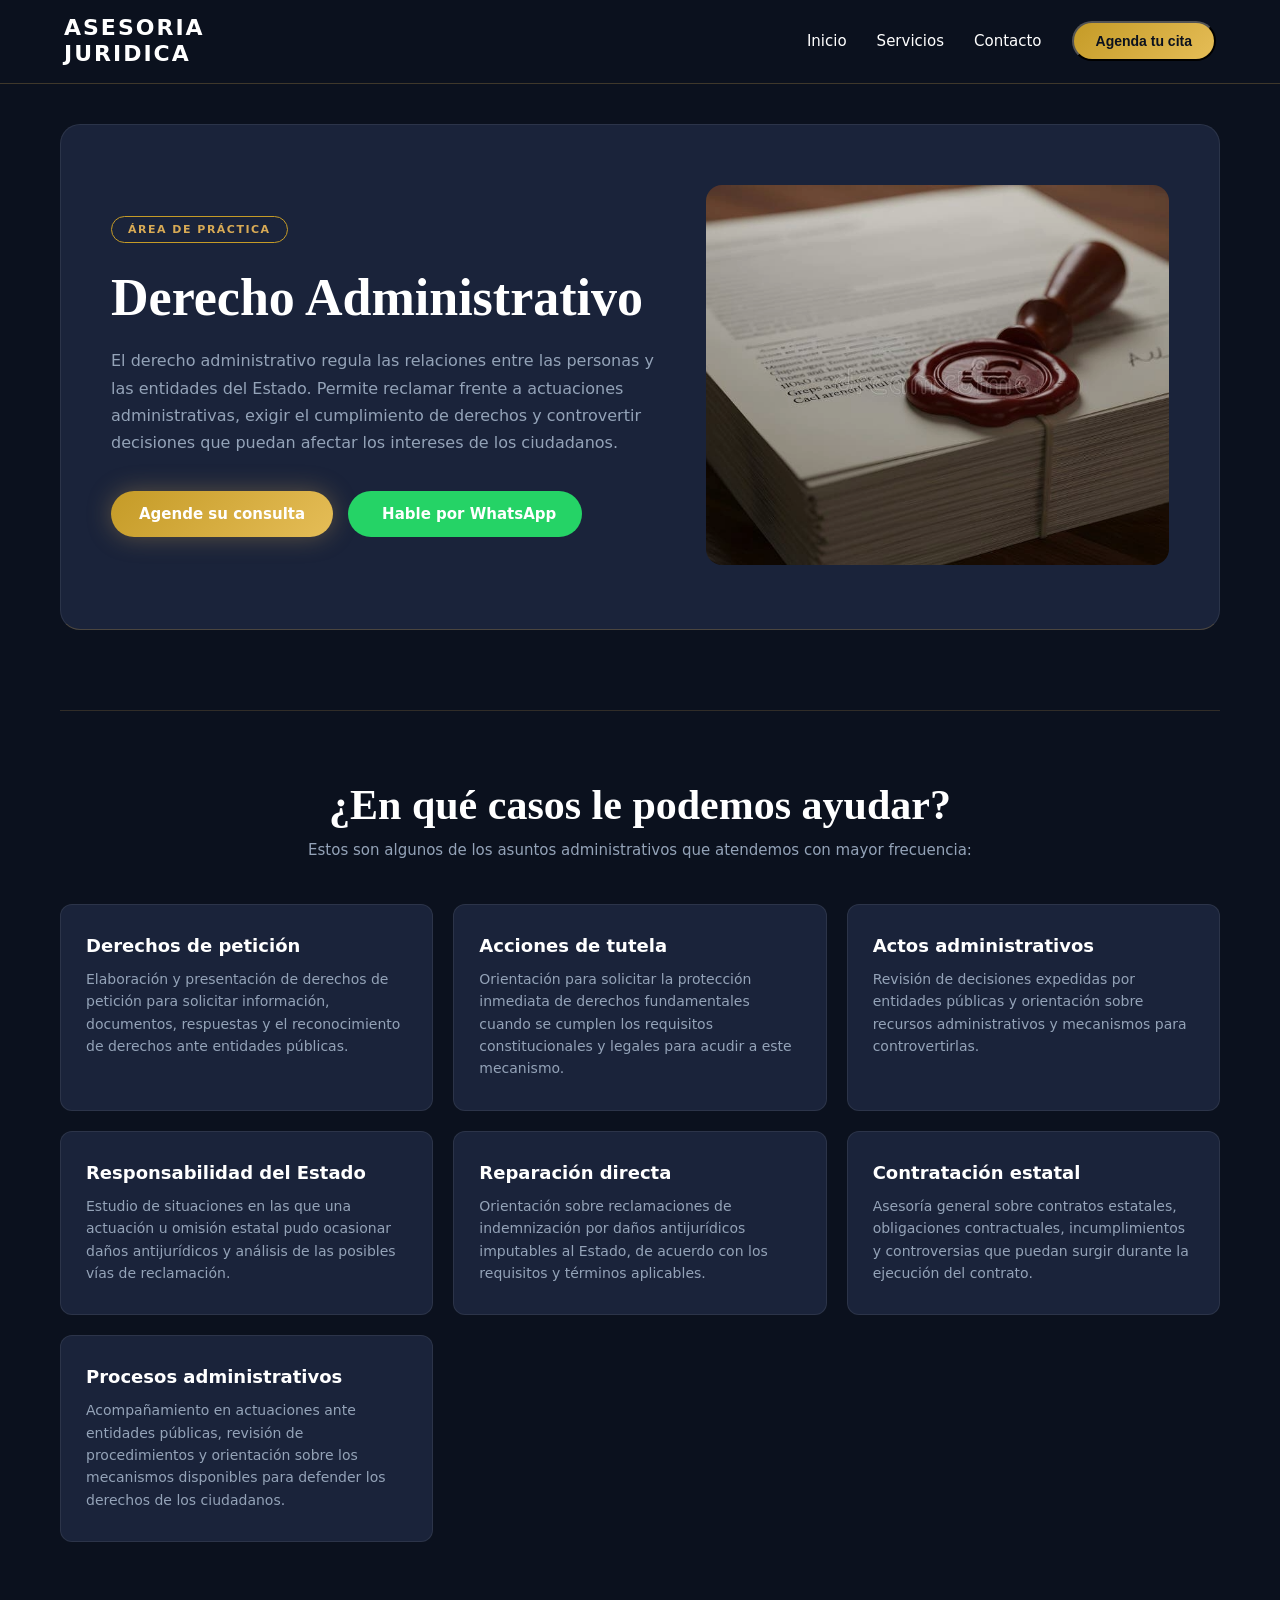
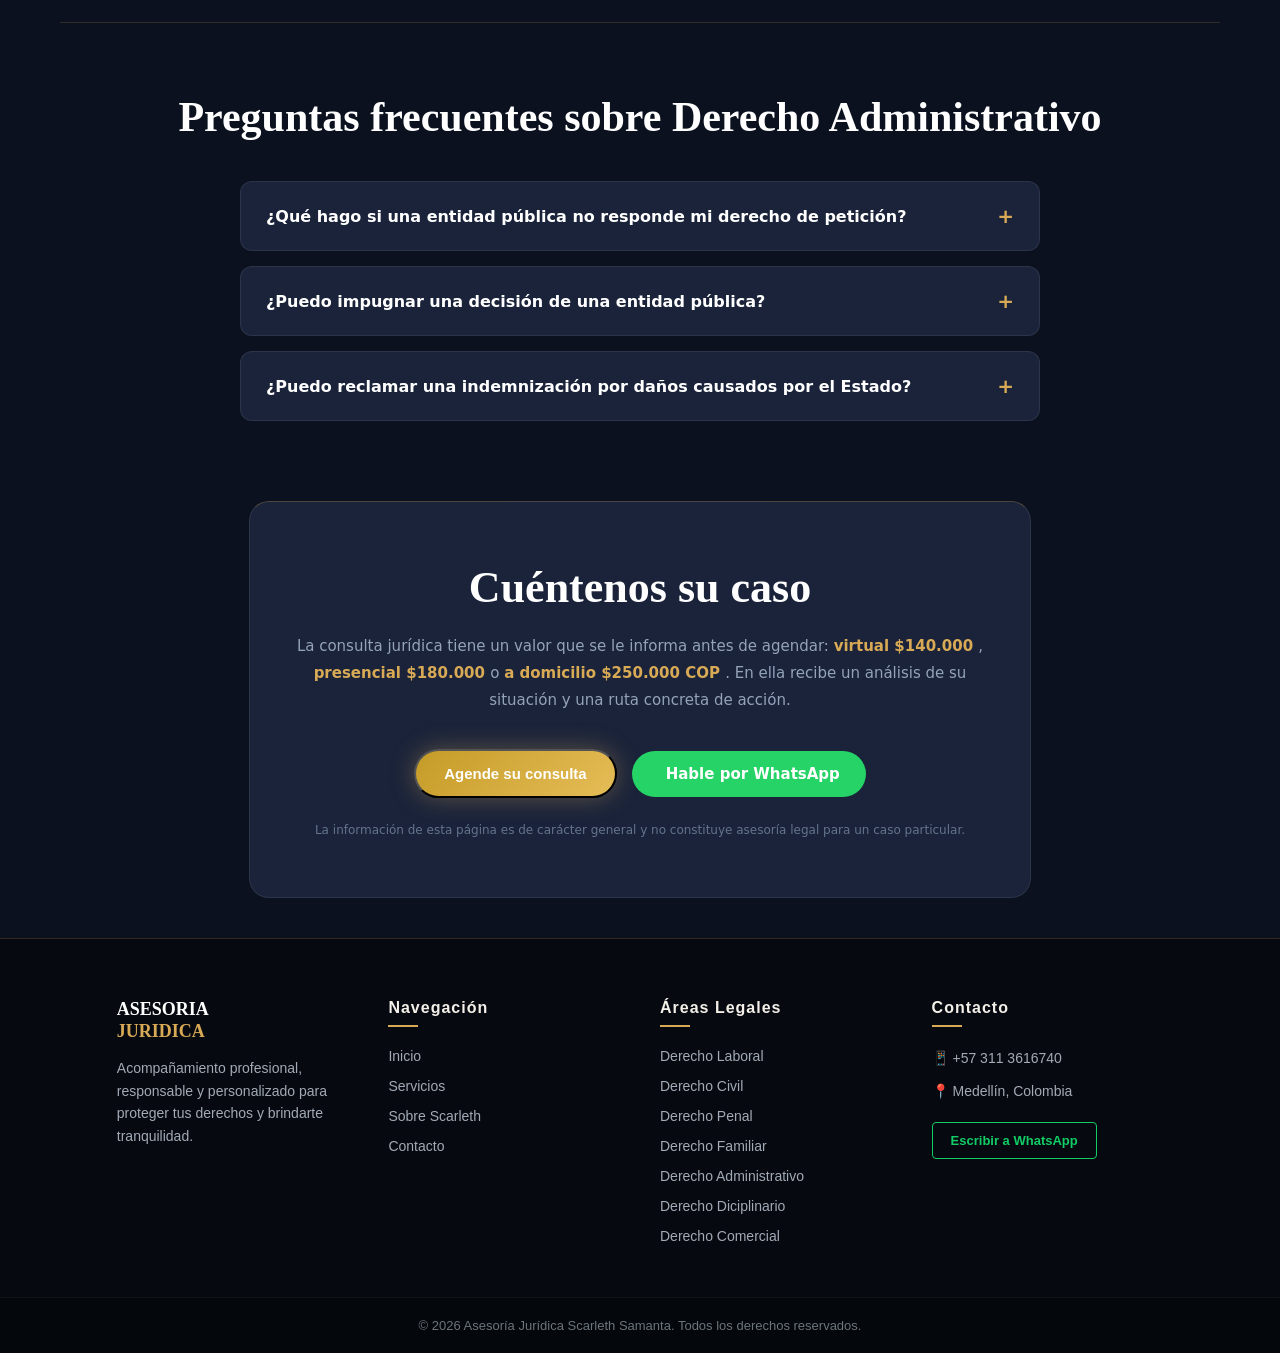
<file: HTML/droadmi.html>
<!DOCTYPE html>
<html lang="es">

<head>
    <meta charset="UTF-8">
    <meta name="viewport" content="width=device-width, initial-scale=1.0">

    <title>ASESORÍA DERECHO ADMINISTRATIVO</title>

    <link rel="stylesheet" href="../CSS/dercv.css">

</head>

<body>

    <main class="pagina">

        <!-- HEADER -->

        <header>

            <div class="loga">
                <span>ASESORIA</span>
                <br>
                <span>JURIDICA</span>
            </div>

            <nav>
                <a href="../index.html">Inicio</a>
                <a href="servici.html">Servicios</a>
                <a href="./contac.html">Contacto</a>

                <button type="button" class="boton" onclick="window.location.href='formu.html'">
                    Agenda tu cita
                </button>
            </nav>

        </header>


        <main class="contenedor-principal">


            <!-- 1. PORTADA -->

            <section class="tarjeta-hero">

                <div class="hero-info">

                    <span class="pildora-tag">
                        ÁREA DE PRÁCTICA
                    </span>

                    <h1>
                        Derecho Administrativo
                    </h1>

                    <p class="descripcion-hero">

                        El derecho administrativo regula las relaciones
                        entre las personas y las entidades del Estado.
                        Permite reclamar frente a actuaciones
                        administrativas, exigir el cumplimiento de
                        derechos y controvertir decisiones que puedan
                        afectar los intereses de los ciudadanos.

                    </p>


                    <div class="grupo-botones">

                        <a href="formu.html" class="btn-dorado-brillo">
                            Agende su consulta
                        </a>

                        <a href="https://wa.me/573113616740" class="btn-whatsapp">

                            <i class="fa-brands fa-whatsapp"></i>
                            Hable por WhatsApp

                        </a>

                    </div>

                </div>


                <div class="hero-imagen">

                    <img src="../imagenes/image (15).png" alt="Derecho Administrativo">

                </div>

            </section>



            <!-- 2. SERVICIOS -->

            <section class="seccion-casos">

                <h2>
                    ¿En qué casos le podemos ayudar?
                </h2>

                <p class="subtitulo-seccion">
                    Estos son algunos de los asuntos administrativos
                    que atendemos con mayor frecuencia:
                </p>


                <div class="grid-casos">


                    <!-- CASO 1 -->

                    <article class="tarjeta-caso">

                        <h3>
                            Derechos de petición
                        </h3>

                        <p>
                            Elaboración y presentación de derechos de
                            petición para solicitar información,
                            documentos, respuestas y el reconocimiento
                            de derechos ante entidades públicas.
                        </p>

                    </article>


                    <!-- CASO 2 -->

                    <article class="tarjeta-caso">

                        <h3>
                            Acciones de tutela
                        </h3>

                        <p>
                            Orientación para solicitar la protección
                            inmediata de derechos fundamentales cuando
                            se cumplen los requisitos constitucionales
                            y legales para acudir a este mecanismo.
                        </p>

                    </article>


                    <!-- CASO 3 -->

                    <article class="tarjeta-caso">

                        <h3>
                            Actos administrativos
                        </h3>

                        <p>
                            Revisión de decisiones expedidas por
                            entidades públicas y orientación sobre
                            recursos administrativos y mecanismos
                            para controvertirlas.
                        </p>

                    </article>


                    <!-- CASO 4 -->

                    <article class="tarjeta-caso">

                        <h3>
                            Responsabilidad del Estado
                        </h3>

                        <p>
                            Estudio de situaciones en las que una
                            actuación u omisión estatal pudo ocasionar
                            daños antijurídicos y análisis de las
                            posibles vías de reclamación.
                        </p>

                    </article>


                    <!-- CASO 5 -->

                    <article class="tarjeta-caso">

                        <h3>
                            Reparación directa
                        </h3>

                        <p>
                            Orientación sobre reclamaciones de
                            indemnización por daños antijurídicos
                            imputables al Estado, de acuerdo con
                            los requisitos y términos aplicables.
                        </p>

                    </article>


                    <!-- CASO 6 -->

                    <article class="tarjeta-caso">

                        <h3>
                            Contratación estatal
                        </h3>

                        <p>
                            Asesoría general sobre contratos estatales,
                            obligaciones contractuales, incumplimientos
                            y controversias que puedan surgir durante
                            la ejecución del contrato.
                        </p>

                    </article>


                    <!-- CASO 7 -->

                    <article class="tarjeta-caso">

                        <h3>
                            Procesos administrativos
                        </h3>

                        <p>
                            Acompañamiento en actuaciones ante entidades
                            públicas, revisión de procedimientos y
                            orientación sobre los mecanismos disponibles
                            para defender los derechos de los ciudadanos.
                        </p>

                    </article>


                </div>

            </section>



            <!-- 3. PREGUNTAS FRECUENTES -->

            <section class="seccion-faq">

                <h2>
                    Preguntas frecuentes sobre Derecho Administrativo
                </h2>


                <div class="contenedor-acordeon">


                    <!-- PREGUNTA 1 -->

                    <details class="item-faq">

                        <summary>

                            <span>
                                ¿Qué hago si una entidad pública
                                no responde mi derecho de petición?
                            </span>

                            <span class="icono-toggle"></span>

                        </summary>

                        <p>
                            Puedes revisar si venció el término legal
                            para responder y, si corresponde, solicitar
                            la protección de tu derecho fundamental
                            de petición mediante los mecanismos legales
                            disponibles, incluida la acción de tutela.
                        </p>

                    </details>



                    <!-- PREGUNTA 2 -->

                    <details class="item-faq">

                        <summary>

                            <span>
                                ¿Puedo impugnar una decisión
                                de una entidad pública?
                            </span>

                            <span class="icono-toggle"></span>

                        </summary>

                        <p>
                            Sí, dependiendo del tipo de decisión y
                            de las normas aplicables. Pueden existir
                            recursos en sede administrativa y medios
                            de control ante la jurisdicción de lo
                            contencioso administrativo. Es importante
                            verificar los términos para actuar.
                        </p>

                    </details>



                    <!-- PREGUNTA 3 -->

                    <details class="item-faq">

                        <summary>

                            <span>
                                ¿Puedo reclamar una indemnización
                                por daños causados por el Estado?
                            </span>

                            <span class="icono-toggle"></span>

                        </summary>

                        <p>
                            En determinados casos es posible reclamar
                            la reparación de daños antijurídicos
                            imputables al Estado. Para establecer
                            la viabilidad de la reclamación se deben
                            estudiar los hechos, las pruebas, la
                            imputación y los términos legales aplicables.
                        </p>

                    </details>


                </div>

            </section>



            <!-- 4. CONTACTO -->

            <section id="contacto" class="tarjeta-llamado">


                <h2>
                    Cuéntenos su caso
                </h2>


                <p class="precios-texto">

                    La consulta jurídica tiene un valor que se le
                    informa antes de agendar:

                    <strong>
                        virtual $140.000
                    </strong>,

                    <strong>
                        presencial $180.000
                    </strong>

                    o

                    <strong>
                        a domicilio $250.000 COP
                    </strong>.

                    En ella recibe un análisis de su situación
                    y una ruta concreta de acción.

                </p>



                <div class="grupo-botones centro">


                    <button type="button" class="btn-dorado-brillo" onclick="window.location.href='formu.html'">

                        Agende su consulta

                    </button>


                    <a href="https://wa.me/573113616740" class="btn-whatsapp">

                        <i class="fa-brands fa-whatsapp"></i>
                        Hable por WhatsApp

                    </a>


                </div>


                <span class="disclaimer">

                    La información de esta página es de carácter
                    general y no constituye asesoría legal para
                    un caso particular.

                </span>


            </section>


        </main>



        <!-- FOOTER -->

        <footer class="pie-pagina">

            <div class="contenedor-footer">


                <!-- COLUMNA 1 -->

                <div class="columna-footer branding">

                    <div class="loga-footer">

                        <span>ASESORIA</span>
                        <br>

                        <span class="dorado">
                            JURIDICA
                        </span>

                    </div>

                    <p>
                        Acompañamiento profesional, responsable
                        y personalizado para proteger tus derechos
                        y brindarte tranquilidad.
                    </p>

                </div>



                <!-- COLUMNA 2 -->

                <div class="columna-footer">

                    <h3>
                        Navegación
                    </h3>

                    <ul>

                        <li>
                            <a href="../index.html">
                                Inicio
                            </a>
                        </li>

                        <li>
                            <a href="servici.html">
                                Servicios
                            </a>
                        </li>

                        <li>
                            <a href="conoce.html">
                                Sobre Scarleth
                            </a>
                        </li>

                        <li>
                            <a href="./contac.html">
                                Contacto
                            </a>
                        </li>

                    </ul>

                </div>



                <!-- COLUMNA 3 -->

                <div class="columna-footer">

                    <h3>
                        Áreas Legales
                    </h3>

                    <ul>

                        <li><a href="drolab.html">Derecho Laboral</a></li>
                        <li><a href="derecv.html">Derecho Civil</a></li>
                        <li><a href="derepn.html">Derecho Penal</a></li>
                        <li><a href="drofml.html">Derecho Familiar</a></li>
                        <li><a href="droadmi.html">Derecho Administrativo</a></li>
                        <li><a href="drodis.html">Derecho Diciplinario</a></li>
                        <li><a href="drocm.html">Derecho Comercial</a></li>

                    </ul>

                </div>



                <!-- COLUMNA 4 -->

                <div class="columna-footer">

                    <h3>
                        Contacto
                    </h3>

                    <p>
                        📱 +57 311 3616740
                    </p>

                    <p>
                        📍 Medellín, Colombia
                    </p>

                    <a href="https://wa.me/573113616740" target="_blank" rel="noopener noreferrer"
                        class="btn-footer-wa">

                        Escribir a WhatsApp

                    </a>

                </div>


            </div>



            <!-- COPYRIGHT -->

            <div class="copyright-footer">

                <p>
                    &copy; 2026 Asesoría Jurídica Scarleth Samanta.
                    Todos los derechos reservados.
                </p>

            </div>


        </footer>

    </main>

</body>

</html>
</file>
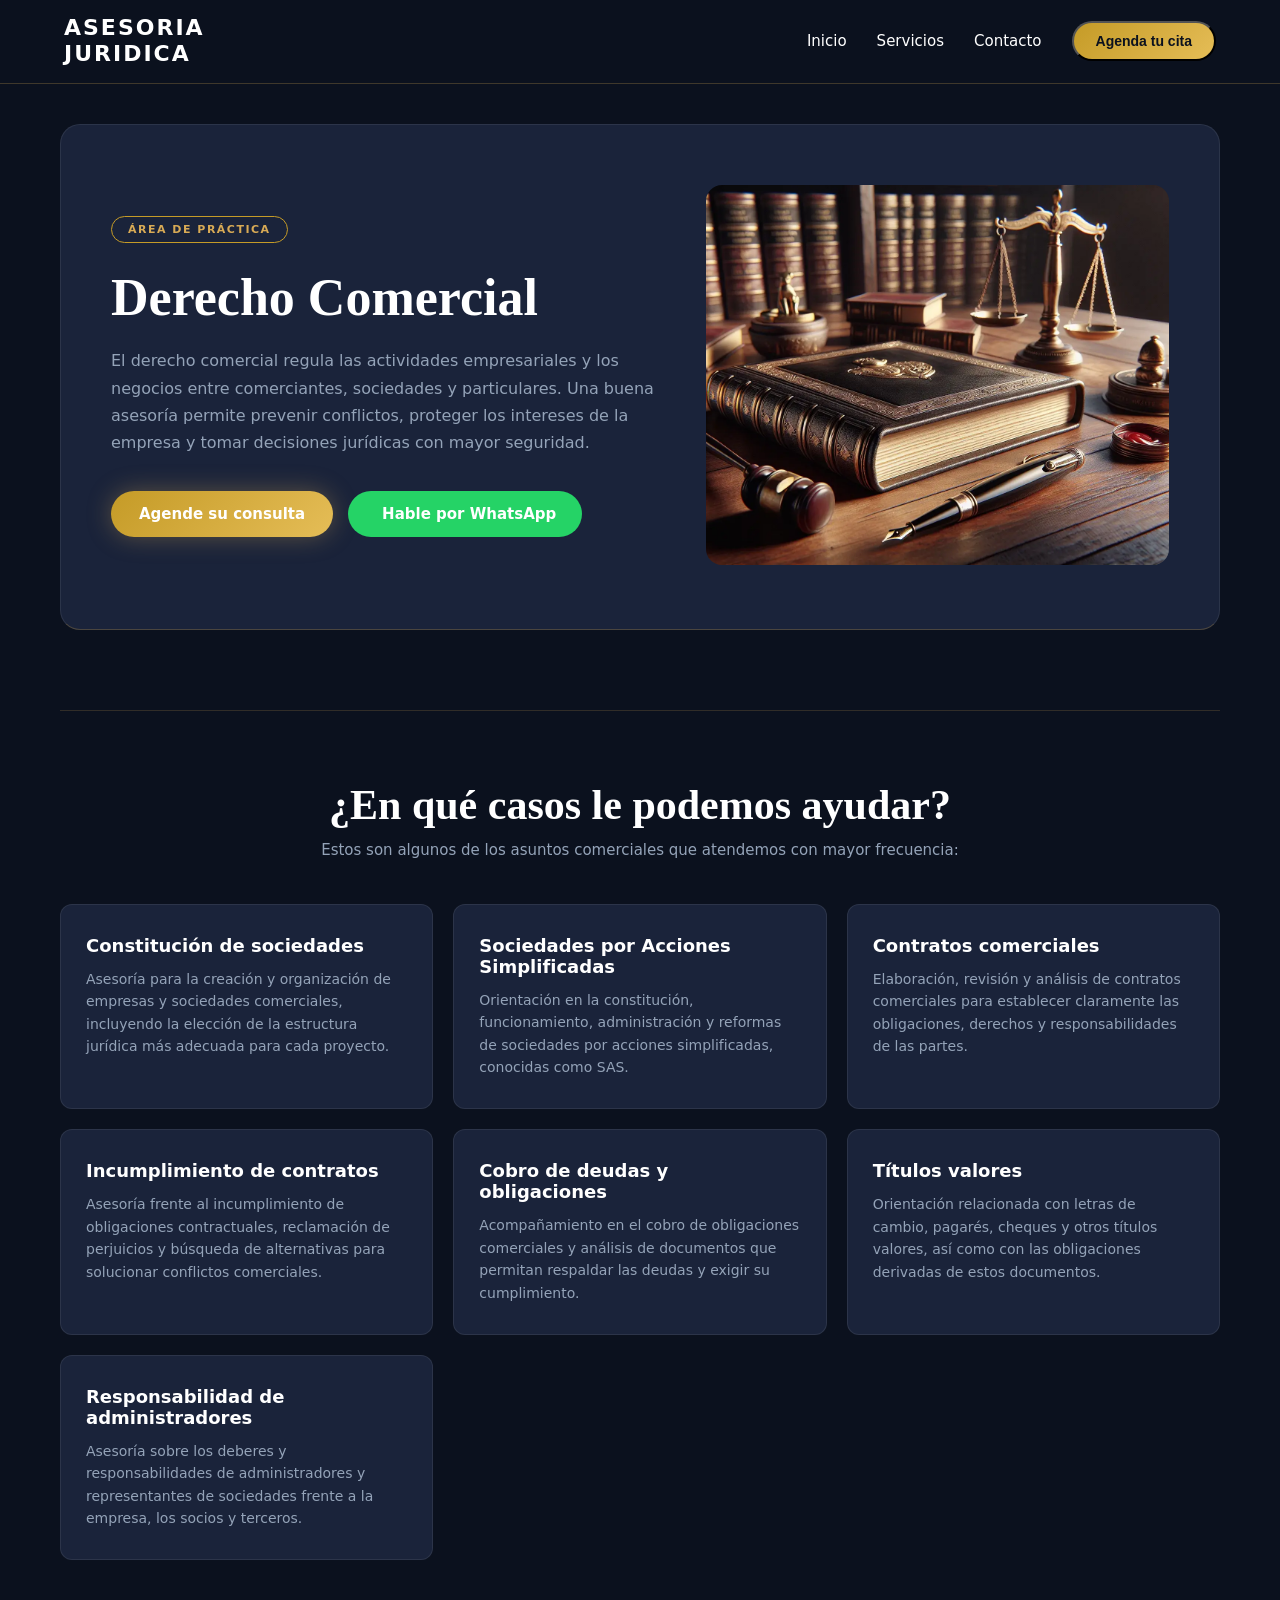
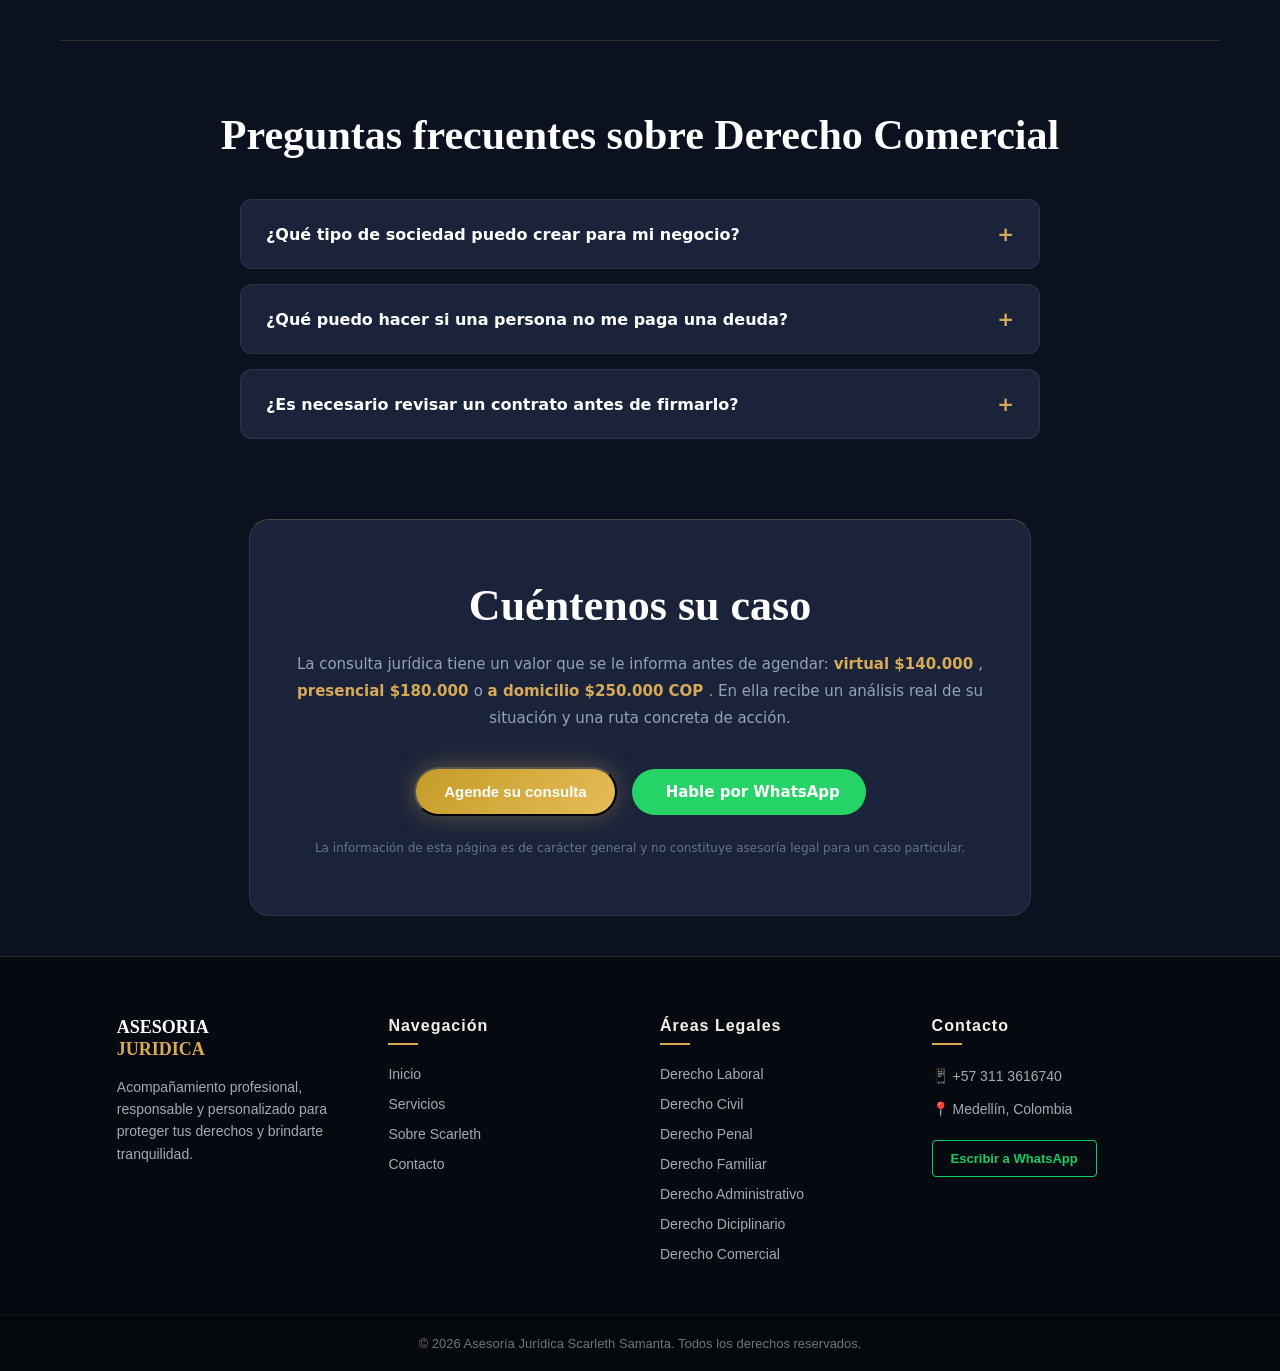
<file: HTML/drocm.html>
<!DOCTYPE html>
<html lang="es">

<head>
    <meta charset="UTF-8">
    <meta name="viewport" content="width=device-width, initial-scale=1.0">

    <title>ASESORÍA DERECHO COMERCIAL</title>

    <link rel="stylesheet" href="../CSS/dercv.css">

</head>

<body>

    <main class="pagina">

        <!-- =========================
             HEADER
        ========================== -->

        <header>

            <div class="loga">
                <span>ASESORIA</span>
                <br>
                <span>JURIDICA</span>
            </div>

            <nav>
                <a href="../index.html">Inicio</a>
                <a href="servici.html">Servicios</a>
                <a href="./contac.html">Contacto</a>

                <button type="button" class="boton" onclick="window.location.href='formu.html'">
                    Agenda tu cita
                </button>
            </nav>

        </header>


        <main class="contenedor-principal">


            <!-- =========================
                 1. HERO
            ========================== -->

            <section class="tarjeta-hero">

                <div class="hero-info">

                    <span class="pildora-tag">
                        ÁREA DE PRÁCTICA
                    </span>

                    <h1>
                        Derecho Comercial
                    </h1>

                    <p class="descripcion-hero">

                        El derecho comercial regula las actividades
                        empresariales y los negocios entre comerciantes,
                        sociedades y particulares. Una buena asesoría
                        permite prevenir conflictos, proteger los intereses
                        de la empresa y tomar decisiones jurídicas con mayor
                        seguridad.

                    </p>


                    <div class="grupo-botones">

                        <a href="formu.html" class="btn-dorado-brillo">
                            Agende su consulta
                        </a>


                        <a href="https://wa.me/573113616740" class="btn-whatsapp">

                            <i class="fa-brands fa-whatsapp"></i>

                            Hable por WhatsApp

                        </a>

                    </div>

                </div>


                <div class="hero-imagen">

                    <img src="../imagenes/image (14).png" alt="Derecho Comercial">

                </div>

            </section>



            <!-- =========================
                 2. CASOS
            ========================== -->

            <section class="seccion-casos">

                <h2>
                    ¿En qué casos le podemos ayudar?
                </h2>

                <p class="subtitulo-seccion">
                    Estos son algunos de los asuntos comerciales
                    que atendemos con mayor frecuencia:
                </p>


                <div class="grid-casos">


                    <!-- CASO 1 -->

                    <article class="tarjeta-caso">

                        <h3>
                            Constitución de sociedades
                        </h3>

                        <p>
                            Asesoría para la creación y organización
                            de empresas y sociedades comerciales,
                            incluyendo la elección de la estructura
                            jurídica más adecuada para cada proyecto.
                        </p>

                    </article>


                    <!-- CASO 2 -->

                    <article class="tarjeta-caso">

                        <h3>
                            Sociedades por Acciones Simplificadas
                        </h3>

                        <p>
                            Orientación en la constitución, funcionamiento,
                            administración y reformas de sociedades por
                            acciones simplificadas, conocidas como SAS.
                        </p>

                    </article>


                    <!-- CASO 3 -->

                    <article class="tarjeta-caso">

                        <h3>
                            Contratos comerciales
                        </h3>

                        <p>
                            Elaboración, revisión y análisis de contratos
                            comerciales para establecer claramente las
                            obligaciones, derechos y responsabilidades
                            de las partes.
                        </p>

                    </article>


                    <!-- CASO 4 -->

                    <article class="tarjeta-caso">

                        <h3>
                            Incumplimiento de contratos
                        </h3>

                        <p>
                            Asesoría frente al incumplimiento de obligaciones
                            contractuales, reclamación de perjuicios y
                            búsqueda de alternativas para solucionar
                            conflictos comerciales.
                        </p>

                    </article>


                    <!-- CASO 5 -->

                    <article class="tarjeta-caso">

                        <h3>
                            Cobro de deudas y obligaciones
                        </h3>

                        <p>
                            Acompañamiento en el cobro de obligaciones
                            comerciales y análisis de documentos que
                            permitan respaldar las deudas y exigir
                            su cumplimiento.
                        </p>

                    </article>


                    <!-- CASO 6 -->

                    <article class="tarjeta-caso">

                        <h3>
                            Títulos valores
                        </h3>

                        <p>
                            Orientación relacionada con letras de cambio,
                            pagarés, cheques y otros títulos valores,
                            así como con las obligaciones derivadas
                            de estos documentos.
                        </p>

                    </article>


                    <!-- CASO 7 -->

                    <article class="tarjeta-caso">

                        <h3>
                            Responsabilidad de administradores
                        </h3>

                        <p>
                            Asesoría sobre los deberes y responsabilidades
                            de administradores y representantes de sociedades
                            frente a la empresa, los socios y terceros.
                        </p>

                    </article>


                </div>

            </section>



            <!-- =========================
                 3. PREGUNTAS FRECUENTES
            ========================== -->

            <section class="seccion-faq">

                <h2>
                    Preguntas frecuentes sobre Derecho Comercial
                </h2>


                <div class="contenedor-acordeon">


                    <!-- PREGUNTA 1 -->

                    <details class="item-faq">

                        <summary>

                            <span>
                                ¿Qué tipo de sociedad puedo crear
                                para mi negocio?
                            </span>

                            <span class="icono-toggle"></span>

                        </summary>


                        <p>
                            Existen diferentes formas societarias.
                            La elección depende de factores como el
                            número de socios, la actividad económica,
                            la forma de administración y las necesidades
                            particulares del negocio.
                        </p>

                    </details>



                    <!-- PREGUNTA 2 -->

                    <details class="item-faq">

                        <summary>

                            <span>
                                ¿Qué puedo hacer si una persona
                                no me paga una deuda?
                            </span>

                            <span class="icono-toggle"></span>

                        </summary>


                        <p>
                            Lo primero es revisar qué documento respalda
                            la obligación, su fecha de vencimiento y las
                            condiciones pactadas. Dependiendo del caso,
                            pueden existir mecanismos de cobro judicial
                            para exigir el cumplimiento de la obligación.
                        </p>

                    </details>



                    <!-- PREGUNTA 3 -->

                    <details class="item-faq">

                        <summary>

                            <span>
                                ¿Es necesario revisar un contrato
                                antes de firmarlo?
                            </span>

                            <span class="icono-toggle"></span>

                        </summary>


                        <p>
                            Es recomendable. La revisión permite identificar
                            las obligaciones de cada parte, las condiciones
                            del negocio, las consecuencias de un incumplimiento
                            y posibles cláusulas que puedan generar riesgos
                            jurídicos o económicos.
                        </p>

                    </details>


                </div>

            </section>



            <!-- =========================
                 4. CONTACTO
            ========================== -->

            <section id="contacto" class="tarjeta-llamado">


                <h2>
                    Cuéntenos su caso
                </h2>


                <p class="precios-texto">

                    La consulta jurídica tiene un valor que se le informa
                    antes de agendar:

                    <strong>
                        virtual $140.000
                    </strong>,

                    <strong>
                        presencial $180.000
                    </strong>

                    o

                    <strong>
                        a domicilio $250.000 COP
                    </strong>.

                    En ella recibe un análisis real de su situación
                    y una ruta concreta de acción.

                </p>



                <div class="grupo-botones centro">


                    <button type="button" class="btn-dorado-brillo" onclick="window.location.href='formu.html'">

                        Agende su consulta

                    </button>


                    <a href="https://wa.me/573113616740" class="btn-whatsapp">

                        <i class="fa-brands fa-whatsapp"></i>

                        Hable por WhatsApp

                    </a>


                </div>


                <span class="disclaimer">

                    La información de esta página es de carácter general
                    y no constituye asesoría legal para un caso particular.

                </span>


            </section>


        </main>



        <!-- =========================
             FOOTER
        ========================== -->

        <footer class="pie-pagina">


            <div class="contenedor-footer">


                <!-- COLUMNA 1 -->

                <div class="columna-footer branding">

                    <div class="loga-footer">

                        <span>ASESORIA</span>
                        <br>

                        <span class="dorado">
                            JURIDICA
                        </span>

                    </div>


                    <p>
                        Acompañamiento profesional, responsable
                        y personalizado para proteger tus derechos
                        y brindarte tranquilidad.
                    </p>

                </div>



                <!-- COLUMNA 2 -->

                <div class="columna-footer">

                    <h3>
                        Navegación
                    </h3>


                    <ul>

                        <li>
                            <a href="../index.html">
                                Inicio
                            </a>
                        </li>

                        <li>
                            <a href="servici.html">
                                Servicios
                            </a>
                        </li>

                        <li>
                            <a href="conoce.html">
                                Sobre Scarleth
                            </a>
                        </li>

                        <li>
                            <a href="./contac.html">
                                Contacto
                            </a>
                        </li>

                    </ul>

                </div>



                <!-- COLUMNA 3 -->

                <div class="columna-footer">

                    <h3>
                        Áreas Legales
                    </h3>


                    <ul>

                        <li><a href="drolab.html">Derecho Laboral</a></li>
                        <li><a href="derecv.html">Derecho Civil</a></li>
                        <li><a href="derepn.html">Derecho Penal</a></li>
                        <li><a href="drofml.html">Derecho Familiar</a></li>
                        <li><a href="droadmi.html">Derecho Administrativo</a></li>
                        <li><a href="drodis.html">Derecho Diciplinario</a></li>
                        <li><a href="drocm.html">Derecho Comercial</a></li>

                    </ul>

                </div>



                <!-- COLUMNA 4 -->

                <div class="columna-footer">

                    <h3>
                        Contacto
                    </h3>


                    <p>
                        📱 +57 311 3616740
                    </p>

                    <p>
                        📍 Medellín, Colombia
                    </p>


                    <a href="https://wa.me/573113616740" target="_blank" class="btn-footer-wa">

                        Escribir a WhatsApp

                    </a>

                </div>


            </div>



            <!-- COPYRIGHT -->

            <div class="copyright-footer">

                <p>
                    &copy; 2026 Asesoría Jurídica Scarleth Samanta.
                    Todos los derechos reservados.
                </p>

            </div>


        </footer>

    </main>

</body>

</html>
</file>
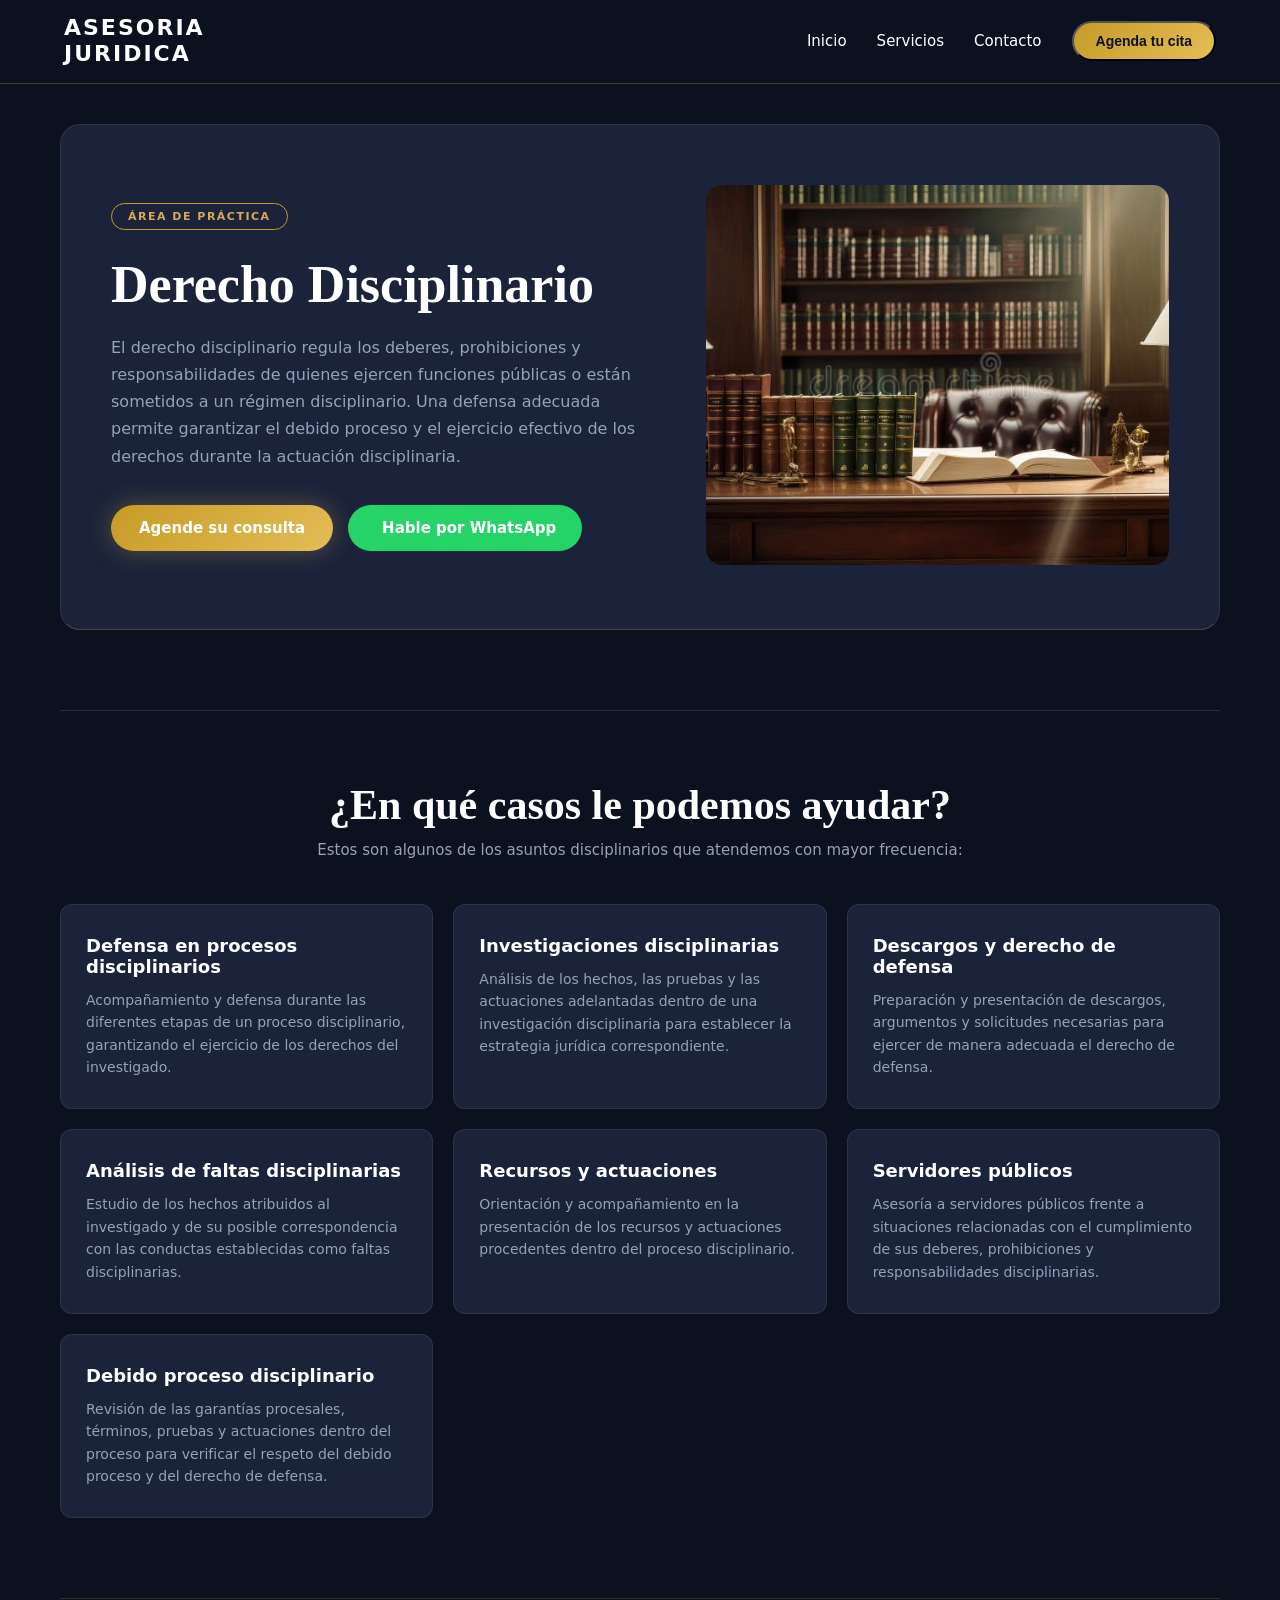
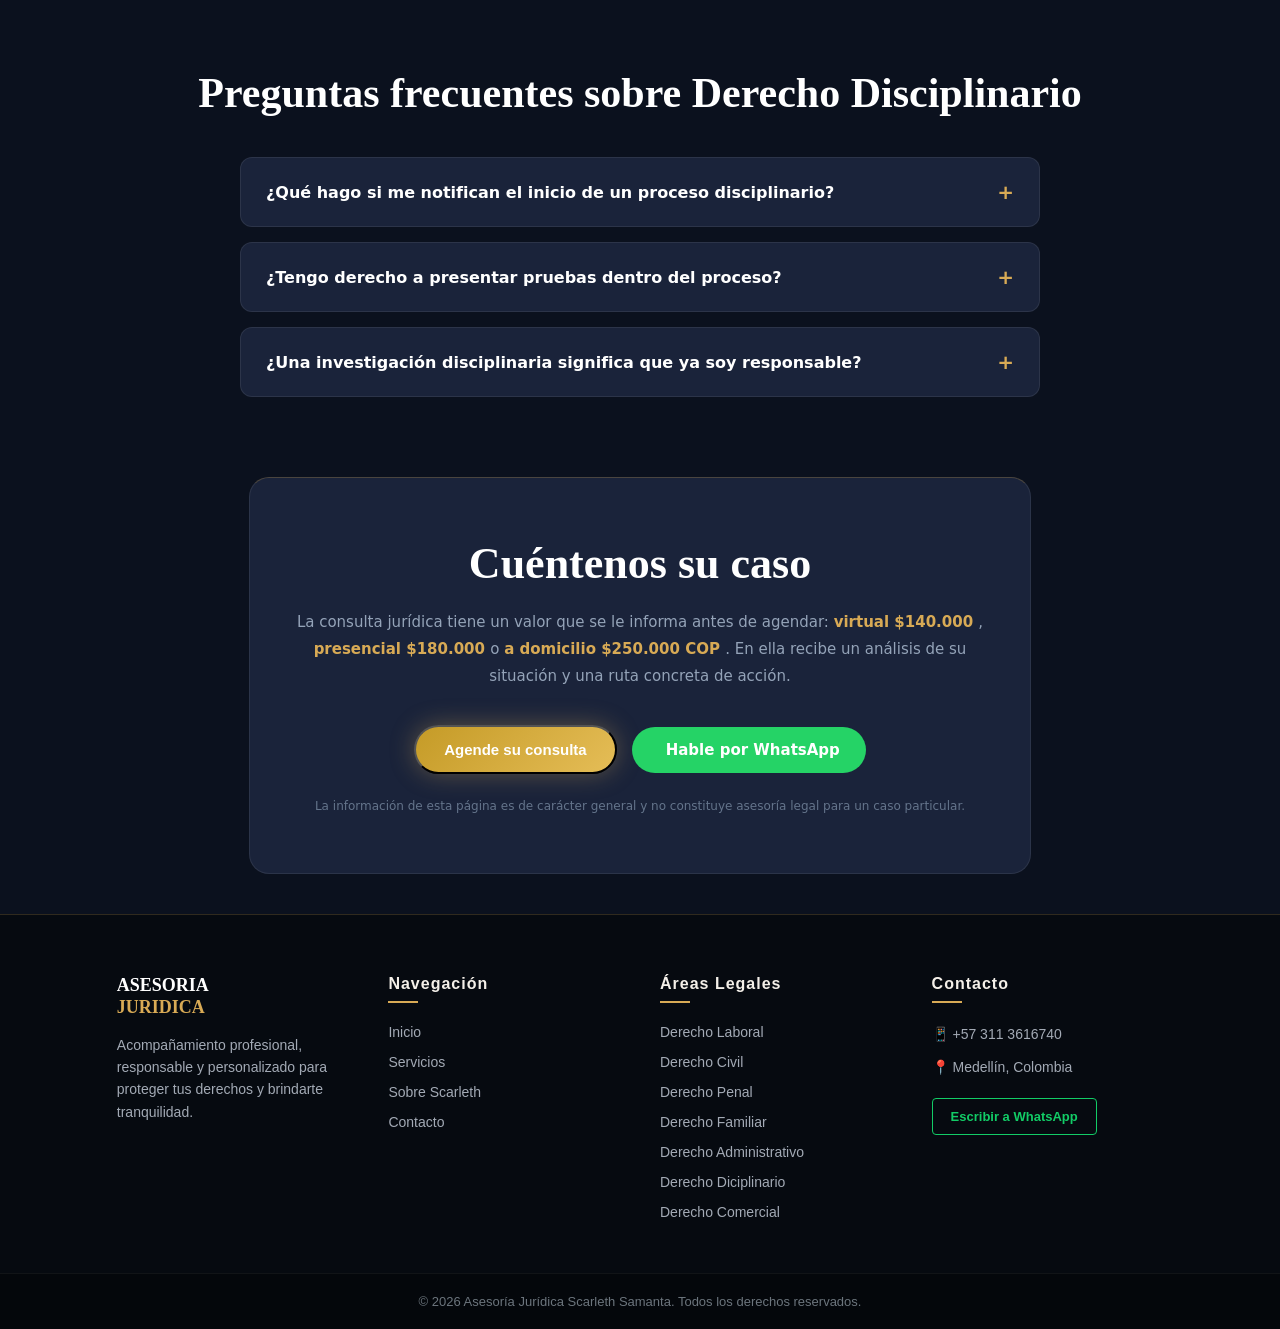
<file: HTML/drodis.html>
<!DOCTYPE html>
<html lang="es">

<head>
    <meta charset="UTF-8">
    <meta name="viewport" content="width=device-width, initial-scale=1.0">

    <title>ASESORÍA DERECHO DISCIPLINARIO</title>

    <link rel="stylesheet" href="../CSS/dercv.css">

</head>

<body>

    <main class="pagina">

        <!-- =========================
             HEADER
        ========================== -->

        <header>

            <div class="loga">
                <span>ASESORIA</span>
                <br>
                <span>JURIDICA</span>
            </div>

            <nav>

                <a href="../index.html">
                    Inicio
                </a>

                <a href="servici.html">
                    Servicios
                </a>

                <a href="contac.html">
                    Contacto
                </a>

                <button type="button" class="boton" onclick="window.location.href='formu.html'">

                    Agenda tu cita

                </button>

            </nav>

        </header>


        <main class="contenedor-principal">


            <!-- =========================
                 1. PORTADA
            ========================== -->

            <section class="tarjeta-hero">

                <div class="hero-info">

                    <span class="pildora-tag">
                        ÁREA DE PRÁCTICA
                    </span>

                    <h1>
                        Derecho Disciplinario
                    </h1>

                    <p class="descripcion-hero">

                        El derecho disciplinario regula los deberes,
                        prohibiciones y responsabilidades de quienes
                        ejercen funciones públicas o están sometidos
                        a un régimen disciplinario. Una defensa adecuada
                        permite garantizar el debido proceso y el ejercicio
                        efectivo de los derechos durante la actuación
                        disciplinaria.

                    </p>


                    <div class="grupo-botones">

                        <a href="formu.html" class="btn-dorado-brillo">

                            Agende su consulta

                        </a>


                        <a href="https://wa.me/573113616740" class="btn-whatsapp">

                            <i class="fa-brands fa-whatsapp"></i>

                            Hable por WhatsApp

                        </a>

                    </div>

                </div>


                <div class="hero-imagen">

                    <img src="../imagenes/image (16).png" alt="Derecho Disciplinario">

                </div>

            </section>



            <!-- =========================
                 2. CASOS
            ========================== -->

            <section class="seccion-casos">

                <h2>
                    ¿En qué casos le podemos ayudar?
                </h2>

                <p class="subtitulo-seccion">
                    Estos son algunos de los asuntos disciplinarios
                    que atendemos con mayor frecuencia:
                </p>


                <div class="grid-casos">


                    <!-- CASO 1 -->

                    <article class="tarjeta-caso">

                        <h3>
                            Defensa en procesos disciplinarios
                        </h3>

                        <p>
                            Acompañamiento y defensa durante las
                            diferentes etapas de un proceso disciplinario,
                            garantizando el ejercicio de los derechos
                            del investigado.
                        </p>

                    </article>


                    <!-- CASO 2 -->

                    <article class="tarjeta-caso">

                        <h3>
                            Investigaciones disciplinarias
                        </h3>

                        <p>
                            Análisis de los hechos, las pruebas y las
                            actuaciones adelantadas dentro de una
                            investigación disciplinaria para establecer
                            la estrategia jurídica correspondiente.
                        </p>

                    </article>


                    <!-- CASO 3 -->

                    <article class="tarjeta-caso">

                        <h3>
                            Descargos y derecho de defensa
                        </h3>

                        <p>
                            Preparación y presentación de descargos,
                            argumentos y solicitudes necesarias para
                            ejercer de manera adecuada el derecho
                            de defensa.
                        </p>

                    </article>


                    <!-- CASO 4 -->

                    <article class="tarjeta-caso">

                        <h3>
                            Análisis de faltas disciplinarias
                        </h3>

                        <p>
                            Estudio de los hechos atribuidos al
                            investigado y de su posible correspondencia
                            con las conductas establecidas como faltas
                            disciplinarias.
                        </p>

                    </article>


                    <!-- CASO 5 -->

                    <article class="tarjeta-caso">

                        <h3>
                            Recursos y actuaciones
                        </h3>

                        <p>
                            Orientación y acompañamiento en la presentación
                            de los recursos y actuaciones procedentes
                            dentro del proceso disciplinario.
                        </p>

                    </article>


                    <!-- CASO 6 -->

                    <article class="tarjeta-caso">

                        <h3>
                            Servidores públicos
                        </h3>

                        <p>
                            Asesoría a servidores públicos frente a
                            situaciones relacionadas con el cumplimiento
                            de sus deberes, prohibiciones y responsabilidades
                            disciplinarias.
                        </p>

                    </article>


                    <!-- CASO 7 -->

                    <article class="tarjeta-caso">

                        <h3>
                            Debido proceso disciplinario
                        </h3>

                        <p>
                            Revisión de las garantías procesales,
                            términos, pruebas y actuaciones dentro
                            del proceso para verificar el respeto
                            del debido proceso y del derecho de defensa.
                        </p>

                    </article>


                </div>

            </section>



            <!-- =========================
                 3. PREGUNTAS FRECUENTES
            ========================== -->

            <section class="seccion-faq">

                <h2>
                    Preguntas frecuentes sobre Derecho Disciplinario
                </h2>


                <div class="contenedor-acordeon">


                    <!-- PREGUNTA 1 -->

                    <details class="item-faq">

                        <summary>

                            <span>
                                ¿Qué hago si me notifican el inicio
                                de un proceso disciplinario?
                            </span>

                            <span class="icono-toggle"></span>

                        </summary>


                        <p>
                            Lo recomendable es revisar cuidadosamente
                            la decisión y los hechos que originan la
                            actuación. También es importante identificar
                            los términos disponibles y contar con
                            asesoría jurídica para ejercer oportunamente
                            el derecho de defensa.
                        </p>

                    </details>



                    <!-- PREGUNTA 2 -->

                    <details class="item-faq">

                        <summary>

                            <span>
                                ¿Tengo derecho a presentar pruebas
                                dentro del proceso?
                            </span>

                            <span class="icono-toggle"></span>

                        </summary>


                        <p>
                            Sí. Dentro de una actuación disciplinaria
                            existen garantías relacionadas con el derecho
                            de defensa y contradicción. La posibilidad
                            de solicitar y controvertir pruebas depende
                            de la etapa y de las reglas aplicables
                            al proceso.
                        </p>

                    </details>



                    <!-- PREGUNTA 3 -->

                    <details class="item-faq">

                        <summary>

                            <span>
                                ¿Una investigación disciplinaria
                                significa que ya soy responsable?
                            </span>

                            <span class="icono-toggle"></span>

                        </summary>


                        <p>
                            No. La existencia de una investigación no
                            significa por sí misma que exista una
                            responsabilidad disciplinaria. La actuación
                            debe desarrollarse respetando las garantías
                            del debido proceso y las reglas aplicables
                            para determinar la responsabilidad.
                        </p>

                    </details>


                </div>

            </section>



            <!-- =========================
                 4. CONTACTO
            ========================== -->

            <section id="contacto" class="tarjeta-llamado">


                <h2>
                    Cuéntenos su caso
                </h2>


                <p class="precios-texto">

                    La consulta jurídica tiene un valor que se le
                    informa antes de agendar:

                    <strong>
                        virtual $140.000
                    </strong>,

                    <strong>
                        presencial $180.000
                    </strong>

                    o

                    <strong>
                        a domicilio $250.000 COP
                    </strong>.

                    En ella recibe un análisis de su situación
                    y una ruta concreta de acción.

                </p>



                <div class="grupo-botones centro">


                    <button type="button" class="btn-dorado-brillo" onclick="window.location.href='formu.html'">

                        Agende su consulta

                    </button>


                    <a href="https://wa.me/573113616740" class="btn-whatsapp">

                        <i class="fa-brands fa-whatsapp"></i>

                        Hable por WhatsApp

                    </a>


                </div>


                <span class="disclaimer">

                    La información de esta página es de carácter
                    general y no constituye asesoría legal para
                    un caso particular.

                </span>


            </section>


        </main>



        <!-- =========================
             FOOTER
        ========================== -->

        <footer class="pie-pagina">


            <div class="contenedor-footer">


                <!-- COLUMNA 1 -->

                <div class="columna-footer branding">

                    <div class="loga-footer">

                        <span>ASESORIA</span>
                        <br>

                        <span class="dorado">
                            JURIDICA
                        </span>

                    </div>


                    <p>
                        Acompañamiento profesional, responsable
                        y personalizado para proteger tus derechos
                        y brindarte tranquilidad.
                    </p>

                </div>



                <!-- COLUMNA 2 -->

                <div class="columna-footer">

                    <h3>
                        Navegación
                    </h3>


                    <ul>

                        <li>
                            <a href="../index.html">
                                Inicio
                            </a>
                        </li>

                        <li>
                            <a href="servici.html">
                                Servicios
                            </a>
                        </li>

                        <li>
                            <a href="conoce.html">
                                Sobre Scarleth
                            </a>
                        </li>

                        <li>
                            <a href="contac.html">
                                Contacto
                            </a>
                        </li>

                    </ul>

                </div>



                <!-- COLUMNA 3 -->

                <div class="columna-footer">

                    <h3>
                        Áreas Legales
                    </h3>


                    <ul>
                        <li><a href="drolab.html">Derecho Laboral</a></li>
                        <li><a href="derecv.html">Derecho Civil</a></li>
                        <li><a href="derepn.html">Derecho Penal</a></li>
                        <li><a href="drofml.html">Derecho Familiar</a></li>
                        <li><a href="droadmi.html">Derecho Administrativo</a></li>
                        <li><a href="drodis.html">Derecho Diciplinario</a></li>
                        <li><a href="drocm.html">Derecho Comercial</a></li>

                    </ul>

                </div>



                <!-- COLUMNA 4 -->

                <div class="columna-footer">

                    <h3>
                        Contacto
                    </h3>


                    <p>
                        📱 +57 311 3616740
                    </p>

                    <p>
                        📍 Medellín, Colombia
                    </p>


                    <a href="https://wa.me/573113616740" target="_blank" rel="noopener noreferrer"
                        class="btn-footer-wa">

                        Escribir a WhatsApp

                    </a>

                </div>


            </div>



            <!-- COPYRIGHT -->

            <div class="copyright-footer">

                <p>
                    &copy; 2026 Asesoría Jurídica Scarleth Samanta.
                    Todos los derechos reservados.
                </p>

            </div>


        </footer>

    </main>

</body>

</html>
</file>
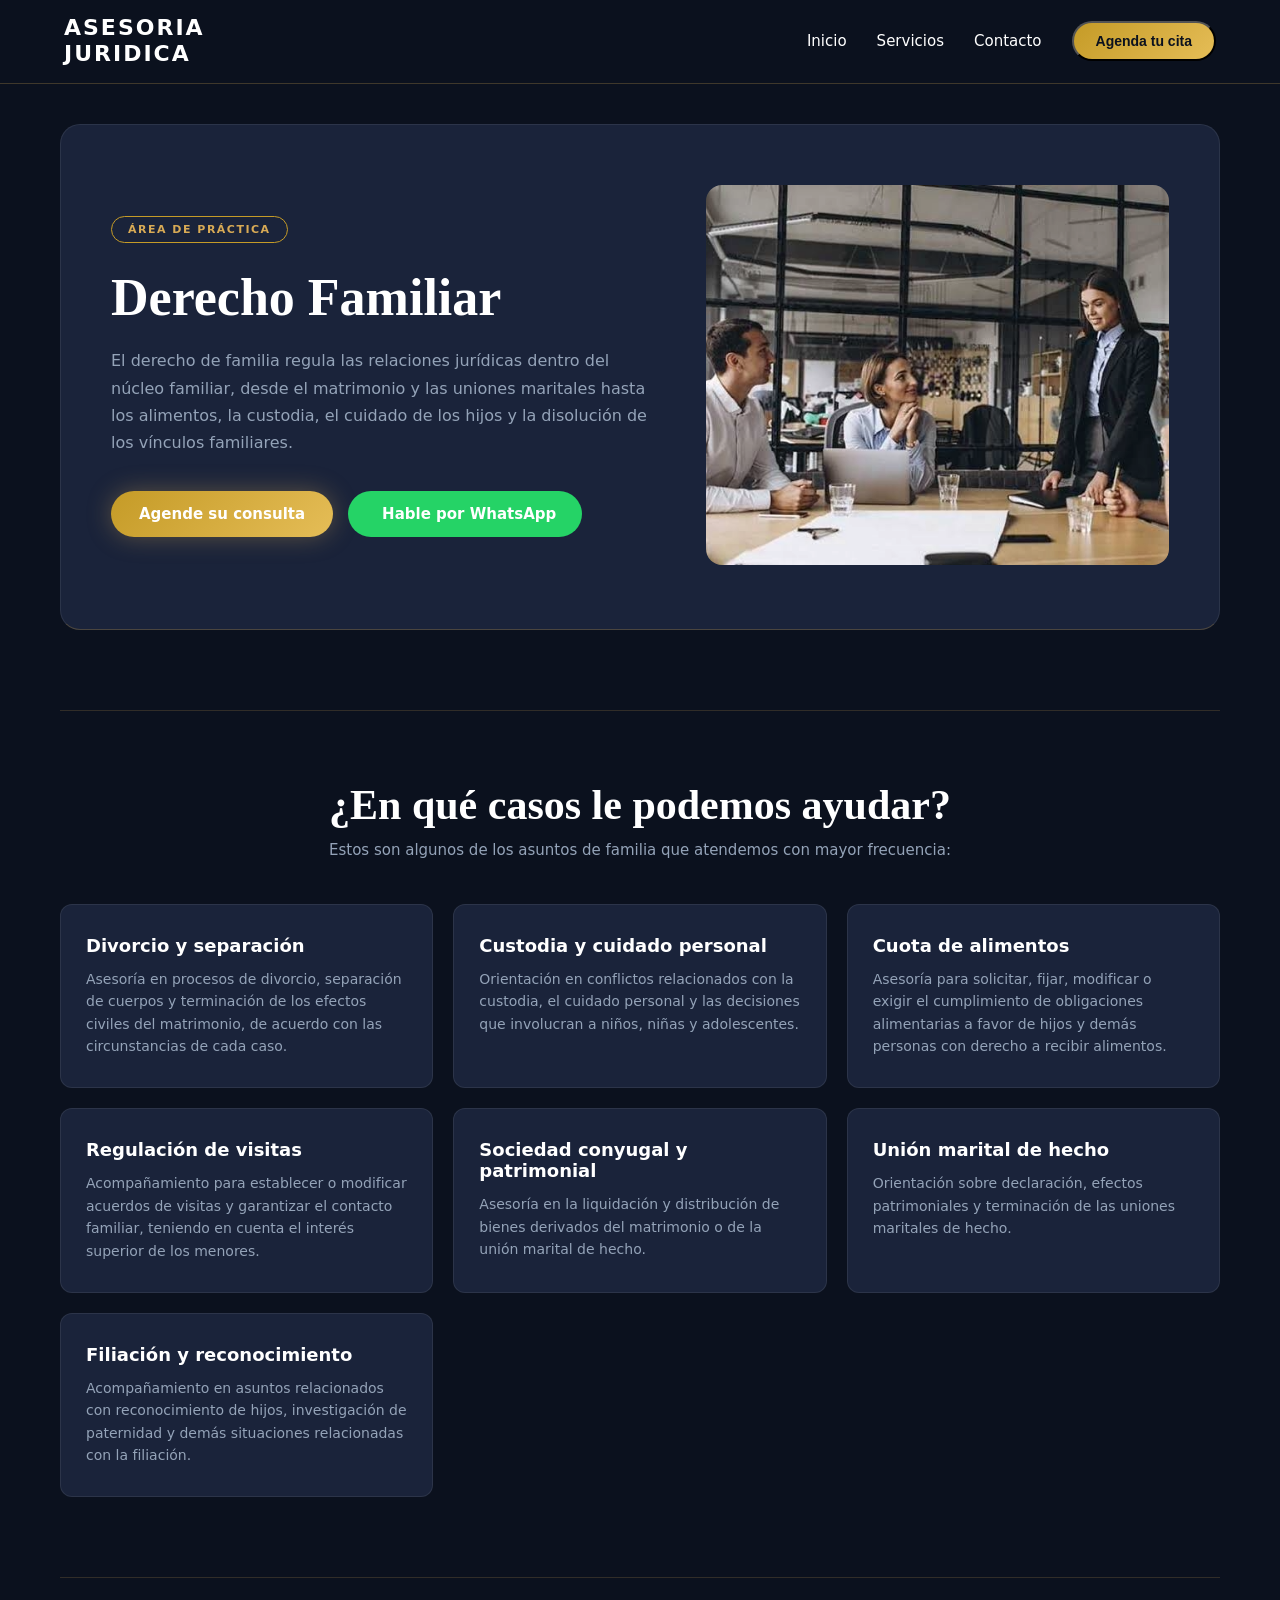
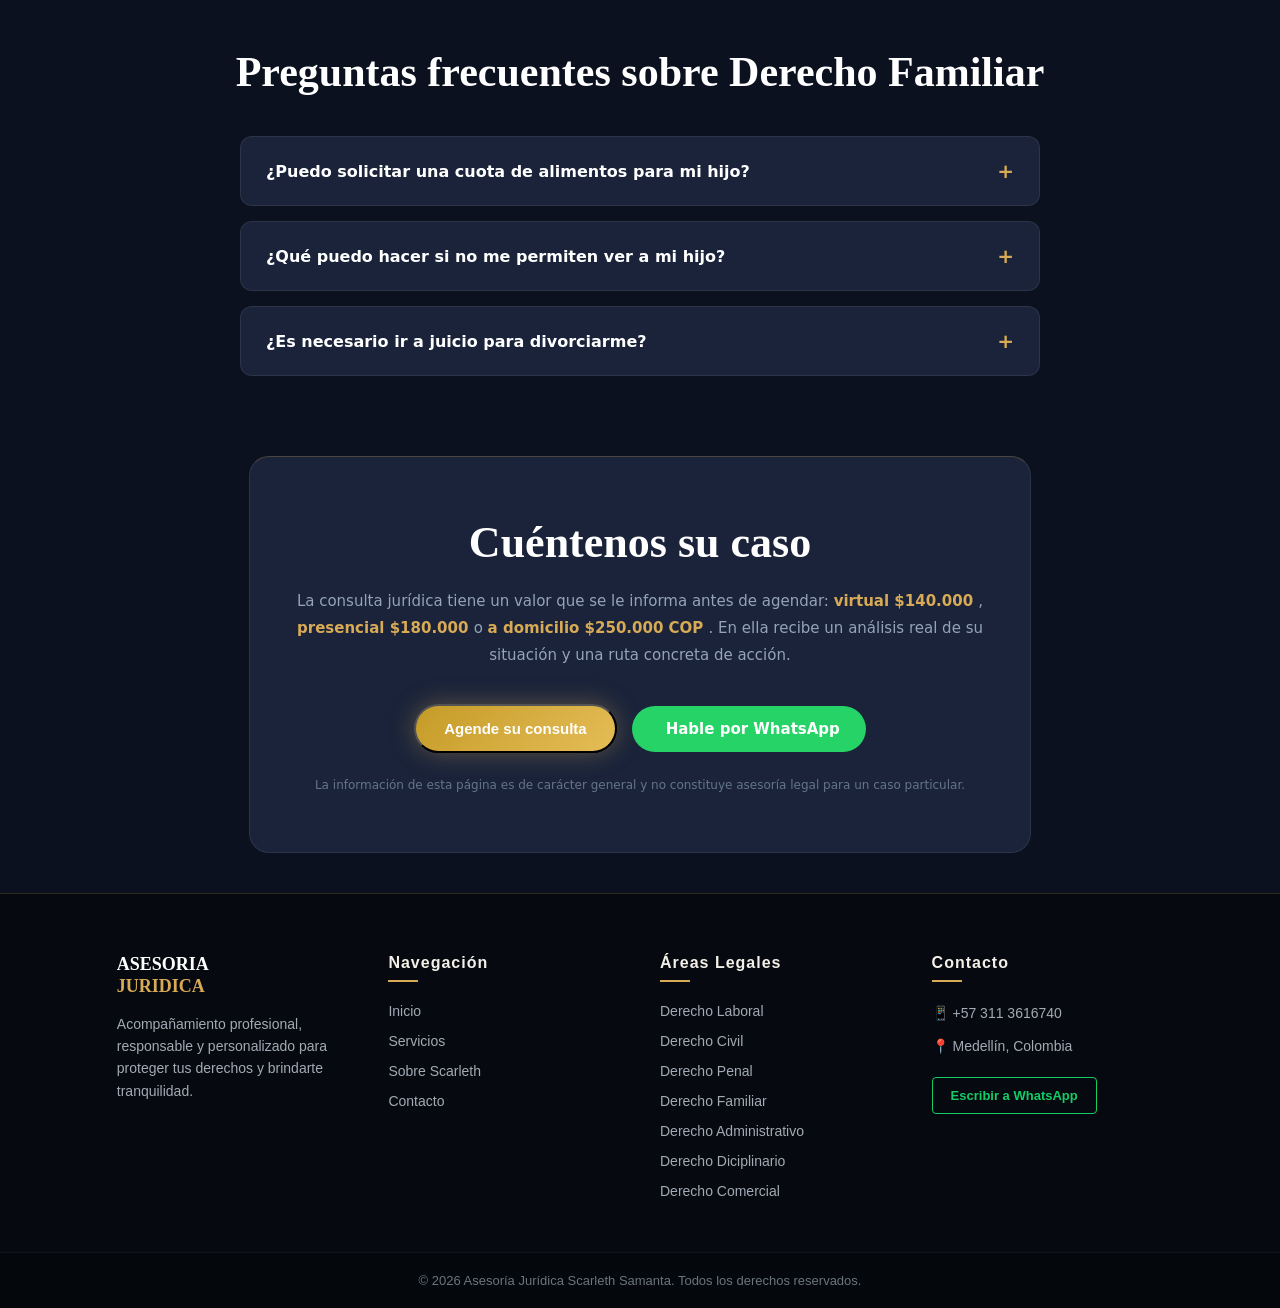
<file: HTML/drofml.html>
<!DOCTYPE html>
<html lang="es">

<head>
    <meta charset="UTF-8">
    <meta name="viewport" content="width=device-width, initial-scale=1.0">

    <title>ASESORÍA DERECHO FAMILIAR</title>

    <link rel="stylesheet" href="../CSS/drofm.css">

</head>

<body>

    <main class="pagina">

        <!-- =========================
             HEADER
        ========================== -->

        <header>

            <div class="loga">
                <span>ASESORIA</span>
                <br>
                <span>JURIDICA</span>
            </div>

            <nav>
                <a href="../index.html">Inicio</a>
                <a href="servici.html">Servicios</a>
                <a href="contac.html">Contacto</a>

                <button type="button" class="boton" onclick="window.location.href='formu.html'">
                    Agenda tu cita
                </button>
            </nav>

        </header>


        <main class="contenedor-principal">


            <!-- =========================
                 1. HERO
            ========================== -->

            <section class="tarjeta-hero">

                <div class="hero-info">

                    <span class="pildora-tag">
                        ÁREA DE PRÁCTICA
                    </span>

                    <h1>
                        Derecho Familiar
                    </h1>

                    <p class="descripcion-hero">

                        El derecho de familia regula las relaciones
                        jurídicas dentro del núcleo familiar, desde el
                        matrimonio y las uniones maritales hasta los
                        alimentos, la custodia, el cuidado de los hijos
                        y la disolución de los vínculos familiares.

                    </p>


                    <div class="grupo-botones">

                        <a href="formu.html" class="btn-dorado-brillo">
                            Agende su consulta
                        </a>


                        <a href="https://wa.me/573113616740" class="btn-whatsapp">

                            <i class="fa-brands fa-whatsapp"></i>

                            Hable por WhatsApp

                        </a>

                    </div>

                </div>


                <div class="hero-imagen">

                    <img src="../imagenes/image (12).png" alt="Derecho Familiar">

                </div>

            </section>



            <!-- =========================
                 2. CASOS
            ========================== -->

            <section class="seccion-casos">

                <h2>
                    ¿En qué casos le podemos ayudar?
                </h2>

                <p class="subtitulo-seccion">
                    Estos son algunos de los asuntos de familia
                    que atendemos con mayor frecuencia:
                </p>


                <div class="grid-casos">


                    <!-- CASO 1 -->

                    <article class="tarjeta-caso">

                        <h3>
                            Divorcio y separación
                        </h3>

                        <p>
                            Asesoría en procesos de divorcio, separación
                            de cuerpos y terminación de los efectos
                            civiles del matrimonio, de acuerdo con
                            las circunstancias de cada caso.
                        </p>

                    </article>


                    <!-- CASO 2 -->

                    <article class="tarjeta-caso">

                        <h3>
                            Custodia y cuidado personal
                        </h3>

                        <p>
                            Orientación en conflictos relacionados con
                            la custodia, el cuidado personal y las
                            decisiones que involucran a niños, niñas
                            y adolescentes.
                        </p>

                    </article>


                    <!-- CASO 3 -->

                    <article class="tarjeta-caso">

                        <h3>
                            Cuota de alimentos
                        </h3>

                        <p>
                            Asesoría para solicitar, fijar, modificar
                            o exigir el cumplimiento de obligaciones
                            alimentarias a favor de hijos y demás
                            personas con derecho a recibir alimentos.
                        </p>

                    </article>


                    <!-- CASO 4 -->

                    <article class="tarjeta-caso">

                        <h3>
                            Regulación de visitas
                        </h3>

                        <p>
                            Acompañamiento para establecer o modificar
                            acuerdos de visitas y garantizar el contacto
                            familiar, teniendo en cuenta el interés
                            superior de los menores.
                        </p>

                    </article>


                    <!-- CASO 5 -->

                    <article class="tarjeta-caso">

                        <h3>
                            Sociedad conyugal y patrimonial
                        </h3>

                        <p>
                            Asesoría en la liquidación y distribución
                            de bienes derivados del matrimonio o de
                            la unión marital de hecho.
                        </p>

                    </article>


                    <!-- CASO 6 -->

                    <article class="tarjeta-caso">

                        <h3>
                            Unión marital de hecho
                        </h3>

                        <p>
                            Orientación sobre declaración, efectos
                            patrimoniales y terminación de las uniones
                            maritales de hecho.
                        </p>

                    </article>


                    <!-- CASO 7 -->

                    <article class="tarjeta-caso">

                        <h3>
                            Filiación y reconocimiento
                        </h3>

                        <p>
                            Acompañamiento en asuntos relacionados con
                            reconocimiento de hijos, investigación de
                            paternidad y demás situaciones relacionadas
                            con la filiación.
                        </p>

                    </article>


                </div>

            </section>



            <!-- =========================
                 3. PREGUNTAS FRECUENTES
            ========================== -->

            <section class="seccion-faq">

                <h2>
                    Preguntas frecuentes sobre Derecho Familiar
                </h2>


                <div class="contenedor-acordeon">


                    <!-- PREGUNTA 1 -->

                    <details class="item-faq">

                        <summary>

                            <span>
                                ¿Puedo solicitar una cuota de alimentos
                                para mi hijo?
                            </span>

                            <span class="icono-toggle"></span>

                        </summary>


                        <p>
                            Sí. La obligación alimentaria puede reclamarse
                            cuando existe el derecho a recibir alimentos.
                            Es importante revisar las necesidades del
                            menor y la capacidad económica de quien debe
                            proporcionarlos.
                        </p>

                    </details>



                    <!-- PREGUNTA 2 -->

                    <details class="item-faq">

                        <summary>

                            <span>
                                ¿Qué puedo hacer si no me permiten
                                ver a mi hijo?
                            </span>

                            <span class="icono-toggle"></span>

                        </summary>


                        <p>
                            La situación debe analizarse teniendo en cuenta
                            los acuerdos existentes y, principalmente,
                            el interés superior del niño, niña o adolescente.
                            Es posible buscar una regulación de visitas
                            mediante los mecanismos correspondientes.
                        </p>

                    </details>



                    <!-- PREGUNTA 3 -->

                    <details class="item-faq">

                        <summary>

                            <span>
                                ¿Es necesario ir a juicio para divorciarme?
                            </span>

                            <span class="icono-toggle"></span>

                        </summary>


                        <p>
                            No necesariamente. Dependiendo de las
                            circunstancias y de si existe acuerdo entre
                            los cónyuges, el divorcio puede tramitarse
                            mediante diferentes mecanismos. Es importante
                            revisar cada situación antes de iniciar el trámite.
                        </p>

                    </details>


                </div>

            </section>



            <!-- =========================
                 4. CONTACTO
            ========================== -->

            <section id="contacto" class="tarjeta-llamado">


                <h2>
                    Cuéntenos su caso
                </h2>


                <p class="precios-texto">

                    La consulta jurídica tiene un valor que se le informa
                    antes de agendar:

                    <strong>
                        virtual $140.000
                    </strong>,

                    <strong>
                        presencial $180.000
                    </strong>

                    o

                    <strong>
                        a domicilio $250.000 COP
                    </strong>.

                    En ella recibe un análisis real de su situación
                    y una ruta concreta de acción.

                </p>



                <div class="grupo-botones centro">


                    <button type="button" class="btn-dorado-brillo" onclick="window.location.href='formu.html'">

                        Agende su consulta

                    </button>


                    <a href="https://wa.me/573113616740" class="btn-whatsapp">

                        <i class="fa-brands fa-whatsapp"></i>

                        Hable por WhatsApp

                    </a>


                </div>


                <span class="disclaimer">

                    La información de esta página es de carácter general
                    y no constituye asesoría legal para un caso particular.

                </span>


            </section>


        </main>



        <!-- =========================
             FOOTER
        ========================== -->

        <footer class="pie-pagina">


            <div class="contenedor-footer">


                <!-- COLUMNA 1 -->

                <div class="columna-footer branding">

                    <div class="loga-footer">

                        <span>ASESORIA</span>
                        <br>

                        <span class="dorado">
                            JURIDICA
                        </span>

                    </div>


                    <p>
                        Acompañamiento profesional, responsable
                        y personalizado para proteger tus derechos
                        y brindarte tranquilidad.
                    </p>

                </div>



                <!-- COLUMNA 2 -->

                <div class="columna-footer">

                    <h3>
                        Navegación
                    </h3>


                    <ul>

                        <li>
                            <a href="../index.html">
                                Inicio
                            </a>
                        </li>

                        <li>
                            <a href="servici.html">
                                Servicios
                            </a>
                        </li>

                        <li>
                            <a href="conoce.html">
                                Sobre Scarleth
                            </a>
                        </li>

                        <li>
                            <a href="contac.html">
                                Contacto
                            </a>
                        </li>

                    </ul>

                </div>



                <!-- COLUMNA 3 -->

                <div class="columna-footer">

                    <h3>
                        Áreas Legales
                    </h3>


                    <ul>

                        <li><a href="drolab.html">Derecho Laboral</a></li>
                        <li><a href="derecv.html">Derecho Civil</a></li>
                        <li><a href="derepn.html">Derecho Penal</a></li>
                        <li><a href="drofml.html">Derecho Familiar</a></li>
                        <li><a href="droadmi.html">Derecho Administrativo</a></li>
                        <li><a href="drodis.html">Derecho Diciplinario</a></li>
                        <li><a href="drocm.html">Derecho Comercial</a></li>

                    </ul>

                </div>



                <!-- COLUMNA 4 -->

                <div class="columna-footer">

                    <h3>
                        Contacto
                    </h3>


                    <p>
                        📱 +57 311 3616740
                    </p>

                    <p>
                        📍 Medellín, Colombia
                    </p>


                    <a href="https://wa.me/573113616740" target="_blank" class="btn-footer-wa">

                        Escribir a WhatsApp

                    </a>

                </div>


            </div>



            <!-- COPYRIGHT -->

            <div class="copyright-footer">

                <p>
                    &copy; 2026 Asesoría Jurídica Scarleth Samanta.
                    Todos los derechos reservados.
                </p>

            </div>


        </footer>

    </main>

</body>

</html>
</file>
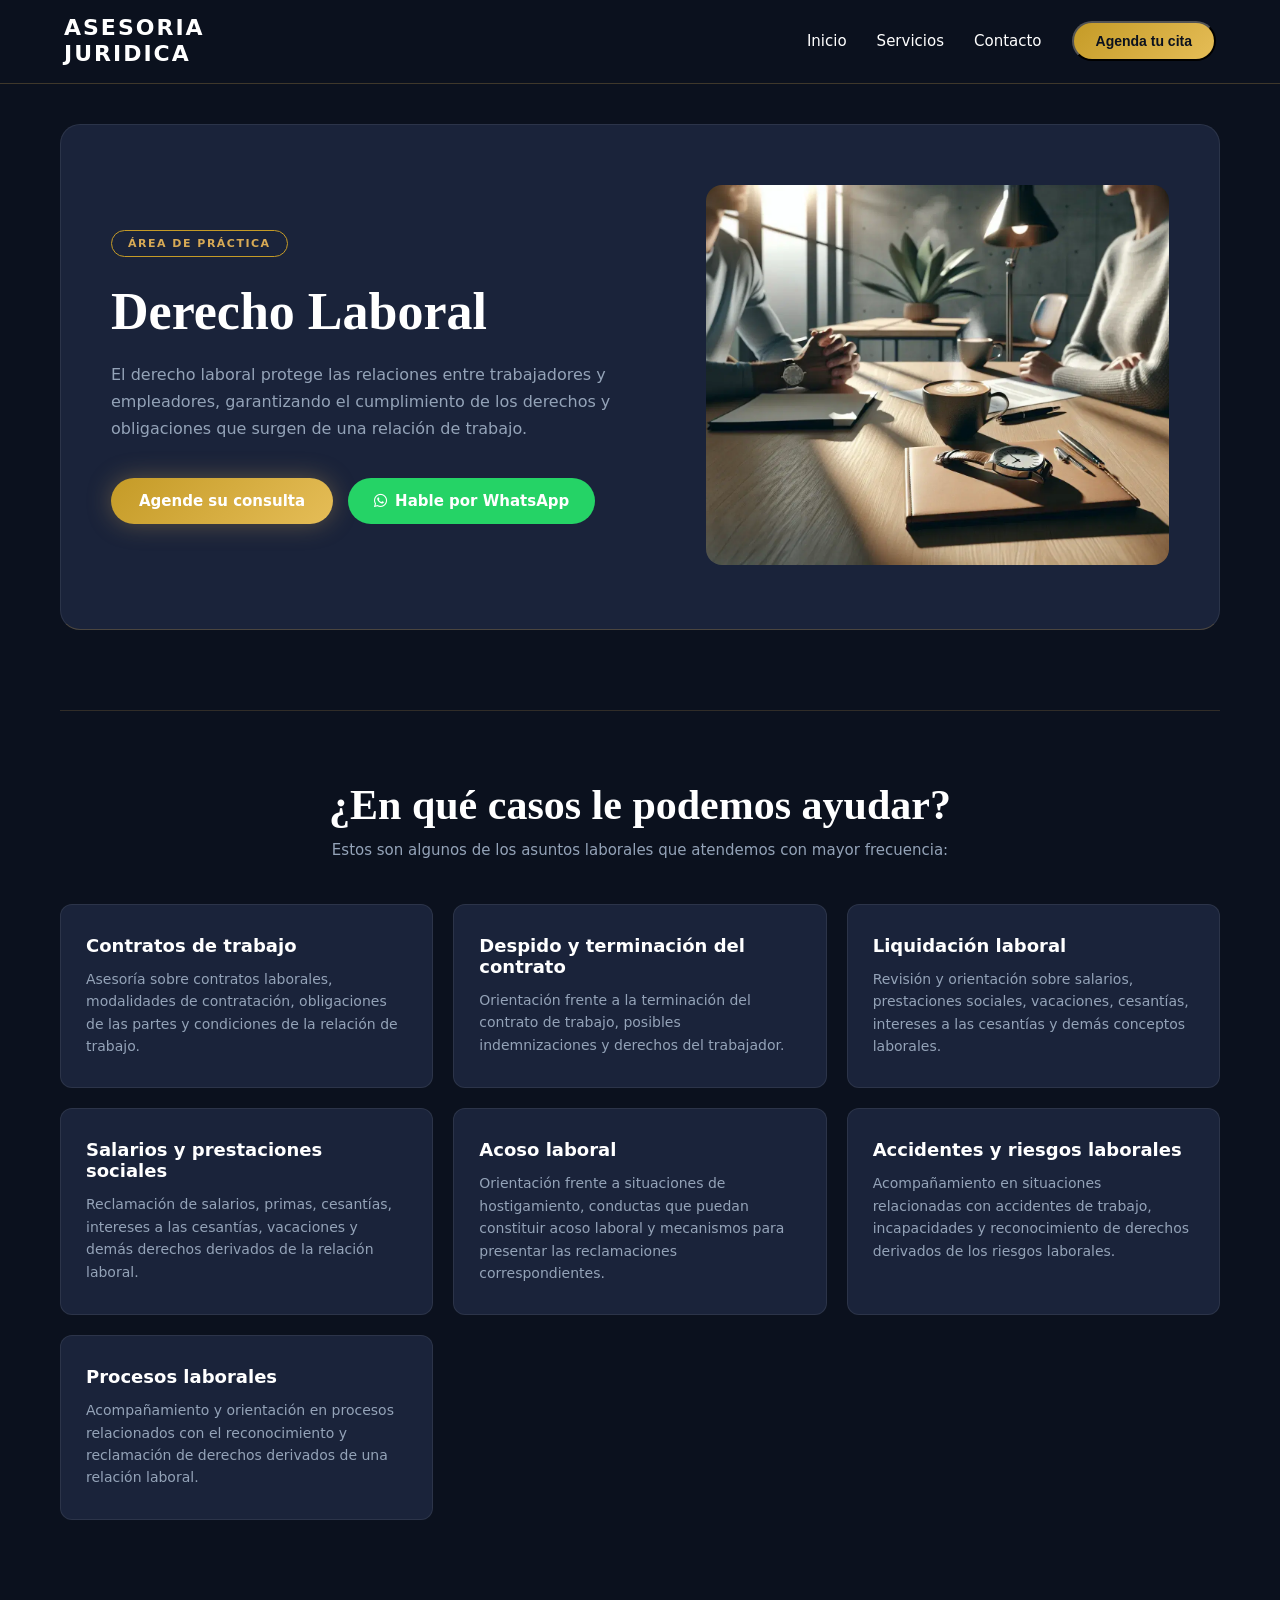
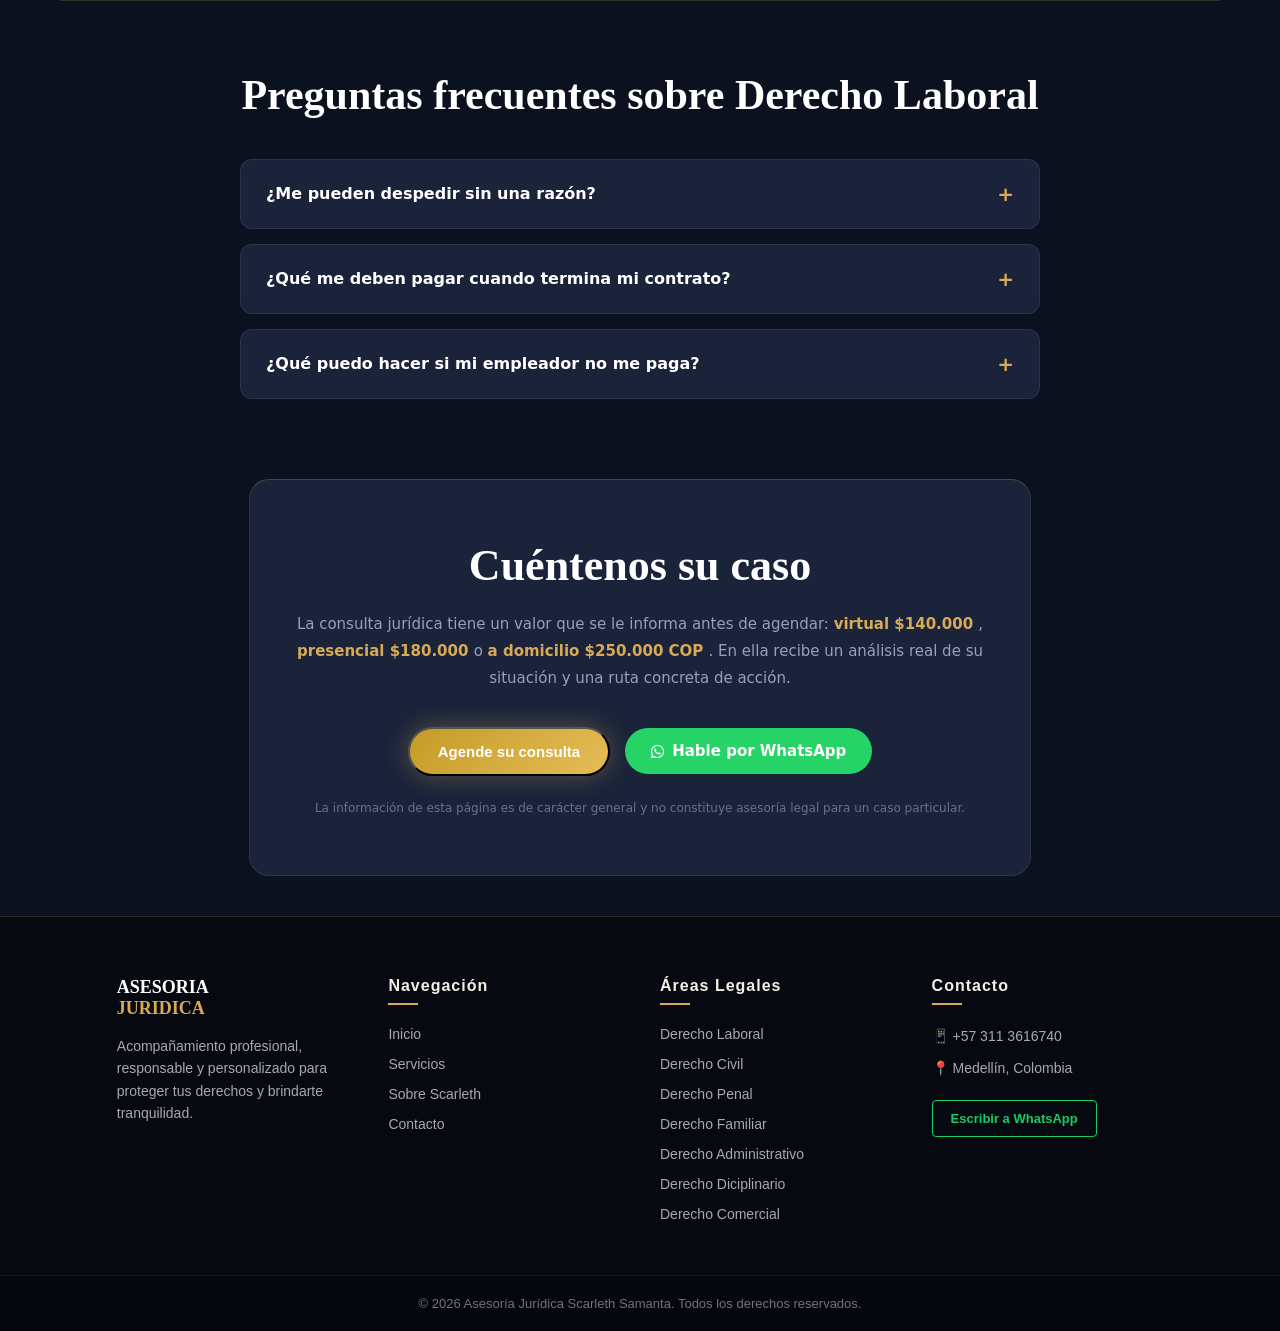
<file: HTML/drolab.html>
<!DOCTYPE html>
<html lang="es">

<head>
    <meta charset="UTF-8">
    <meta name="viewport" content="width=device-width, initial-scale=1.0">

    <title>ASESORÍA DERECHO LABORAL</title>

    <link rel="stylesheet" href="../CSS/dercv.css">

    <link rel="stylesheet" href="https://cdnjs.cloudflare.com/ajax/libs/font-awesome/6.5.2/css/all.min.css">
</head>

<body>

    <main class="pagina">

        <!-- =========================
             HEADER
        ========================== -->

        <header>

            <div class="loga">
                <span>ASESORIA</span>
                <br>
                <span>JURIDICA</span>
            </div>

            <nav>
                <a href="../index.html">Inicio</a>
                <a href="servici.html">Servicios</a>
                <a href="contac.html">Contacto</a>

                <button type="button" class="boton" onclick="window.location.href='formu.html'">
                    Agenda tu cita
                </button>
            </nav>

        </header>


        <main class="contenedor-principal">


            <!-- =========================
                 1. HERO
            ========================== -->

            <section class="tarjeta-hero">

                <div class="hero-info">

                    <span class="pildora-tag">
                        ÁREA DE PRÁCTICA
                    </span>

                    <h1>
                        Derecho Laboral
                    </h1>

                    <p class="descripcion-hero">

                        El derecho laboral protege las relaciones entre
                        trabajadores y empleadores, garantizando el
                        cumplimiento de los derechos y obligaciones
                        que surgen de una relación de trabajo.

                    </p>


                    <div class="grupo-botones">

                        <a href="formu.html" class="btn-dorado-brillo">
                            Agende su consulta
                        </a>


                        <a href="https://wa.me/573113616740" class="btn-whatsapp">

                            <i class="fa-brands fa-whatsapp"></i>

                            Hable por WhatsApp

                        </a>

                    </div>

                </div>


                <div class="hero-imagen">

                    <img src="../imagenes/image (13).png" alt="Derecho Laboral">

                </div>

            </section>



            <!-- =========================
                 2. CASOS
            ========================== -->

            <section class="seccion-casos">

                <h2>
                    ¿En qué casos le podemos ayudar?
                </h2>

                <p class="subtitulo-seccion">
                    Estos son algunos de los asuntos laborales
                    que atendemos con mayor frecuencia:
                </p>


                <div class="grid-casos">


                    <!-- CASO 1 -->

                    <article class="tarjeta-caso">

                        <h3>
                            Contratos de trabajo
                        </h3>

                        <p>
                            Asesoría sobre contratos laborales,
                            modalidades de contratación, obligaciones
                            de las partes y condiciones de la relación
                            de trabajo.
                        </p>

                    </article>


                    <!-- CASO 2 -->

                    <article class="tarjeta-caso">

                        <h3>
                            Despido y terminación del contrato
                        </h3>

                        <p>
                            Orientación frente a la terminación del
                            contrato de trabajo, posibles indemnizaciones
                            y derechos del trabajador.
                        </p>

                    </article>


                    <!-- CASO 3 -->

                    <article class="tarjeta-caso">

                        <h3>
                            Liquidación laboral
                        </h3>

                        <p>
                            Revisión y orientación sobre salarios,
                            prestaciones sociales, vacaciones,
                            cesantías, intereses a las cesantías
                            y demás conceptos laborales.
                        </p>

                    </article>


                    <!-- CASO 4 -->

                    <article class="tarjeta-caso">

                        <h3>
                            Salarios y prestaciones sociales
                        </h3>

                        <p>
                            Reclamación de salarios, primas, cesantías,
                            intereses a las cesantías, vacaciones y
                            demás derechos derivados de la relación laboral.
                        </p>

                    </article>


                    <!-- CASO 5 -->

                    <article class="tarjeta-caso">

                        <h3>
                            Acoso laboral
                        </h3>

                        <p>
                            Orientación frente a situaciones de
                            hostigamiento, conductas que puedan constituir
                            acoso laboral y mecanismos para presentar
                            las reclamaciones correspondientes.
                        </p>

                    </article>


                    <!-- CASO 6 -->

                    <article class="tarjeta-caso">

                        <h3>
                            Accidentes y riesgos laborales
                        </h3>

                        <p>
                            Acompañamiento en situaciones relacionadas
                            con accidentes de trabajo, incapacidades
                            y reconocimiento de derechos derivados
                            de los riesgos laborales.
                        </p>

                    </article>


                    <!-- CASO 7 -->

                    <article class="tarjeta-caso">

                        <h3>
                            Procesos laborales
                        </h3>

                        <p>
                            Acompañamiento y orientación en procesos
                            relacionados con el reconocimiento y
                            reclamación de derechos derivados de
                            una relación laboral.
                        </p>

                    </article>


                </div>

            </section>



            <!-- =========================
                 3. PREGUNTAS FRECUENTES
            ========================== -->

            <section class="seccion-faq">

                <h2>
                    Preguntas frecuentes sobre Derecho Laboral
                </h2>


                <div class="contenedor-acordeon">


                    <!-- PREGUNTA 1 -->

                    <details class="item-faq">

                        <summary>

                            <span>
                                ¿Me pueden despedir sin una razón?
                            </span>

                            <span class="icono-toggle"></span>

                        </summary>


                        <p>
                            La terminación de un contrato de trabajo
                            depende de las circunstancias y de la
                            modalidad contractual. En algunos casos,
                            cuando no existe una justa causa, pueden
                            generarse consecuencias económicas para
                            el empleador.
                        </p>

                    </details>



                    <!-- PREGUNTA 2 -->

                    <details class="item-faq">

                        <summary>

                            <span>
                                ¿Qué me deben pagar cuando termina
                                mi contrato?
                            </span>

                            <span class="icono-toggle"></span>

                        </summary>


                        <p>
                            Al finalizar una relación laboral deben
                            revisarse los conceptos que se encuentren
                            pendientes, como salarios, prestaciones
                            sociales, vacaciones y, cuando corresponda,
                            la indemnización por terminación del contrato.
                        </p>

                    </details>



                    <!-- PREGUNTA 3 -->

                    <details class="item-faq">

                        <summary>

                            <span>
                                ¿Qué puedo hacer si mi empleador
                                no me paga?
                            </span>

                            <span class="icono-toggle"></span>

                        </summary>


                        <p>
                            Es posible solicitar el reconocimiento y
                            pago de los valores adeudados mediante
                            los mecanismos legales correspondientes.
                            Antes de iniciar una reclamación conviene
                            revisar el contrato, los comprobantes de pago
                            y las demás pruebas disponibles.
                        </p>

                    </details>


                </div>

            </section>



            <!-- =========================
                 4. CONTACTO
            ========================== -->

            <section id="contacto" class="tarjeta-llamado">


                <h2>
                    Cuéntenos su caso
                </h2>


                <p class="precios-texto">

                    La consulta jurídica tiene un valor que se le informa
                    antes de agendar:

                    <strong>
                        virtual $140.000
                    </strong>,

                    <strong>
                        presencial $180.000
                    </strong>

                    o

                    <strong>
                        a domicilio $250.000 COP
                    </strong>.

                    En ella recibe un análisis real de su situación
                    y una ruta concreta de acción.

                </p>



                <div class="grupo-botones centro">


                    <button type="button" class="btn-dorado-brillo" onclick="window.location.href='formu.html'">

                        Agende su consulta

                    </button>


                    <a href="https://wa.me/573113616740" class="btn-whatsapp">

                        <i class="fa-brands fa-whatsapp"></i>

                        Hable por WhatsApp

                    </a>


                </div>


                <span class="disclaimer">

                    La información de esta página es de carácter general
                    y no constituye asesoría legal para un caso particular.

                </span>


            </section>


        </main>



        <!-- =========================
             FOOTER
        ========================== -->

        <footer class="pie-pagina">


            <div class="contenedor-footer">


                <!-- COLUMNA 1 -->

                <div class="columna-footer branding">

                    <div class="loga-footer">

                        <span>ASESORIA</span>
                        <br>

                        <span class="dorado">
                            JURIDICA
                        </span>

                    </div>


                    <p>
                        Acompañamiento profesional, responsable
                        y personalizado para proteger tus derechos
                        y brindarte tranquilidad.
                    </p>

                </div>



                <!-- COLUMNA 2 -->

                <div class="columna-footer">

                    <h3>
                        Navegación
                    </h3>


                    <ul>

                        <li>
                            <a href="index.html">
                                Inicio
                            </a>
                        </li>

                        <li>
                            <a href="servici.html">
                                Servicios
                            </a>
                        </li>

                        <li>
                            <a href="conoce.html">
                                Sobre Scarleth
                            </a>
                        </li>

                        <li>
                            <a href="contac.html">
                                Contacto
                            </a>
                        </li>

                    </ul>

                </div>



                <!-- COLUMNA 3 -->

                <div class="columna-footer">

                    <h3>
                        Áreas Legales
                    </h3>


                    <ul>

                        <li><a href="drolab.html">Derecho Laboral</a></li>
                        <li><a href="derecv.html">Derecho Civil</a></li>
                        <li><a href="derepn.html">Derecho Penal</a></li>
                        <li><a href="drofml.html">Derecho Familiar</a></li>
                        <li><a href="droadmi.html">Derecho Administrativo</a></li>
                        <li><a href="drodis.html">Derecho Diciplinario</a></li>
                        <li><a href="drocm.html">Derecho Comercial</a></li>

                    </ul>

                </div>



                <!-- COLUMNA 4 -->

                <div class="columna-footer">

                    <h3>
                        Contacto
                    </h3>


                    <p>
                        📱 +57 311 3616740
                    </p>

                    <p>
                        📍 Medellín, Colombia
                    </p>


                    <a href="https://wa.me/573113616740" target="_blank" class="btn-footer-wa">

                        Escribir a WhatsApp

                    </a>

                </div>


            </div>



            <!-- COPYRIGHT -->

            <div class="copyright-footer">

                <p>
                    &copy; 2026 Asesoría Jurídica Scarleth Samanta.
                    Todos los derechos reservados.
                </p>

            </div>


        </footer>

    </main>

</body>

</html>
</file>
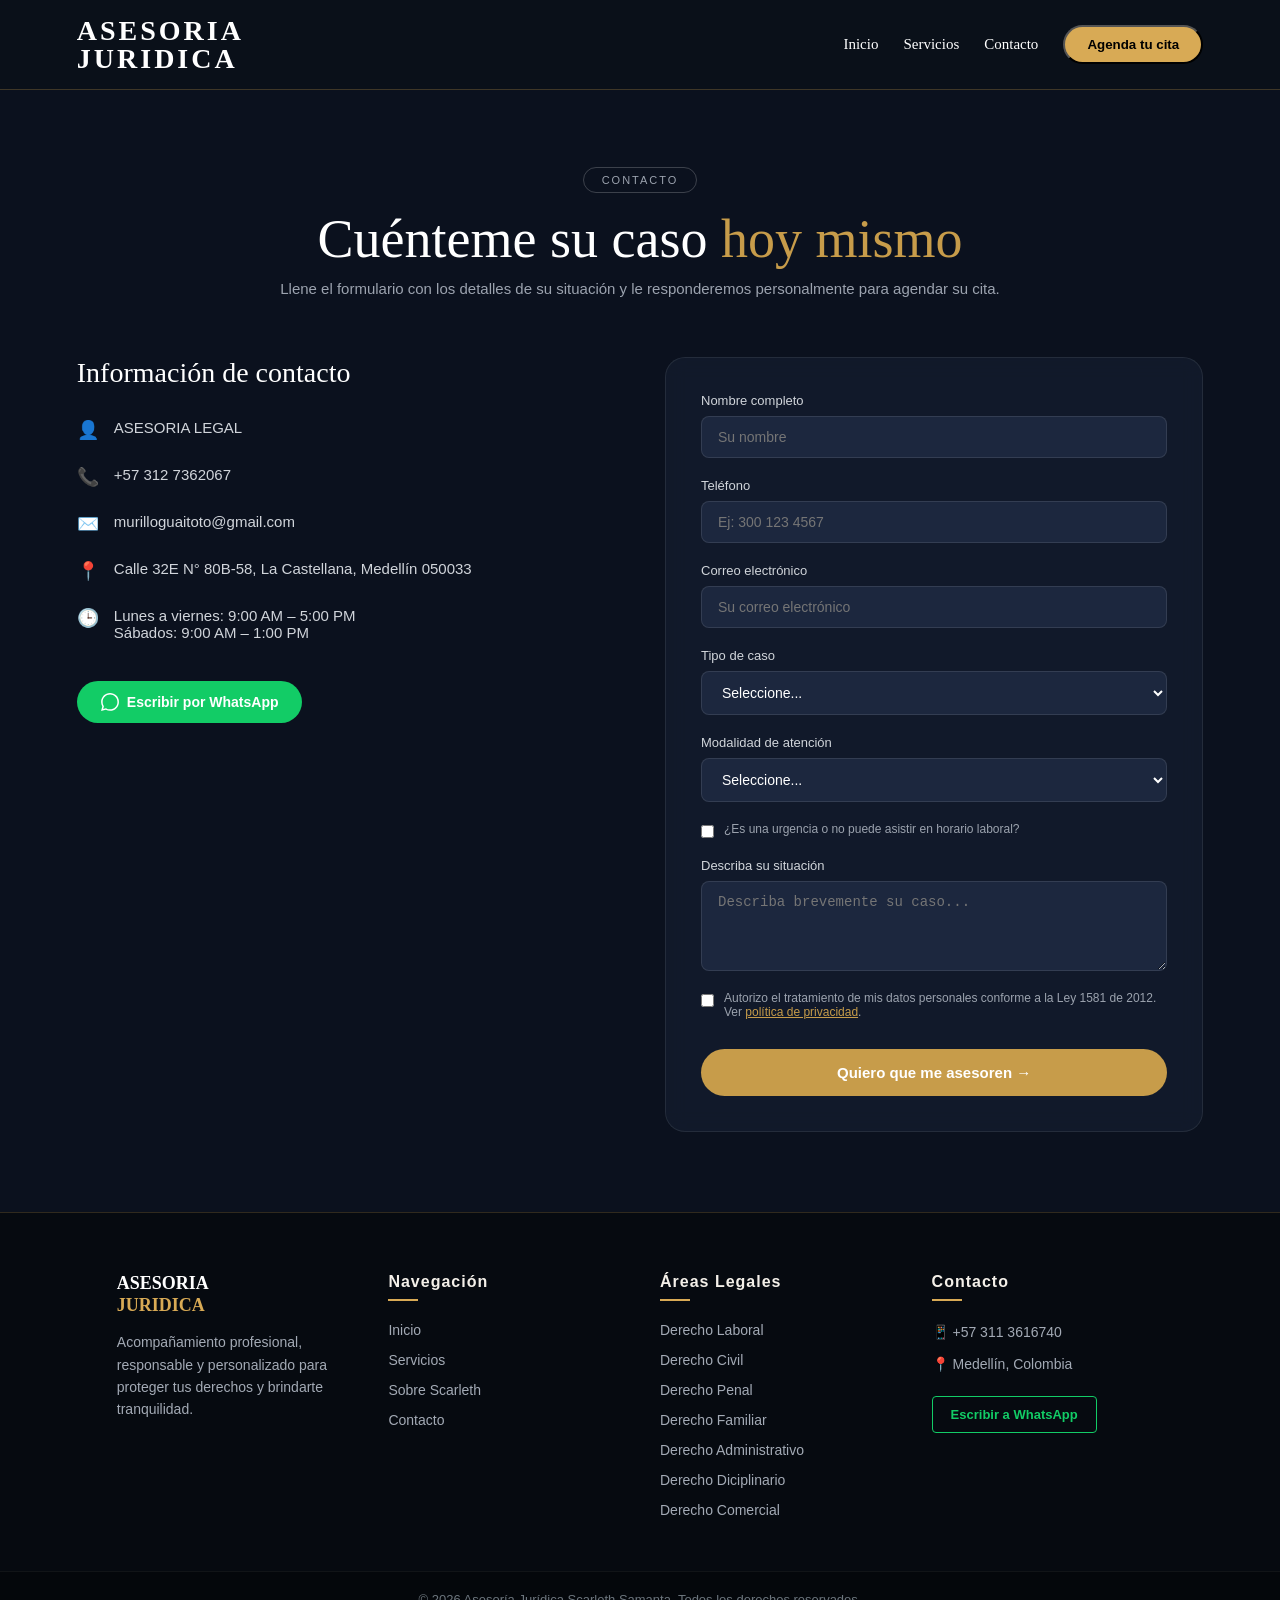
<file: HTML/formu.html>
<!DOCTYPE html>
<html lang="en">

<head>
    <meta charset="UTF-8">
    <meta name="viewport" content="width=device-width, initial-scale=1.0">
    <title>Document</title>
    <link rel="stylesheet" href="../CSS/form.css">
</head>

<body>
    <main class="pagina">
        <header>
            <div class="loga">
                <span>ASESORIA</span>
                <br>
                <span>JURIDICA</span>
            </div>

            <nav>
                <a href="../index.html">Inicio</a>
                <a href="servici.html">Servicios</a>
                <a href="contac.html">Contacto</a>
                <button type="button" class="boton" onclick="window.location.href='formu.html'">Agenda tu cita</button>
            </nav>
        </header>




        <!-- SECCIÓN DE CONTACTO Y FORMULARIO -->
        <section class="seccion-contacto">
            <div class="contacto-header">
                <span class="badge-contacto">CONTACTO</span>
                <h2>Cuénteme su caso <span>hoy mismo</span></h2>
                <p>Llene el formulario con los detalles de su situación y le responderemos personalmente para agendar su
                    cita.
                </p>
            </div>

            <div class="contenedor-contacto">
                <!-- Columna Izquierda -->
                <div class="info-contacto">
                    <h3>Información de contacto</h3>

                    <div class="item-contacto">
                        <span class="icono">👤</span>
                        <p>ASESORIA LEGAL</p>
                    </div>

                    <div class="item-contacto">
                        <span class="icono">📞</span>
                        <p>+57 312 7362067</p>
                    </div>

                    <div class="item-contacto">
                        <span class="icono">✉️</span>
                        <p>murilloguaitoto@gmail.com</p>
                    </div>

                    <div class="item-contacto">
                        <span class="icono">📍</span>
                        <p>Calle 32E N° 80B-58, La Castellana, Medellín 050033</p>
                    </div>

                    <div class="item-contacto">
                        <span class="icono">🕒</span>
                        <p>
                            Lunes a viernes: 9:00 AM – 5:00 PM<br>
                            Sábados: 9:00 AM – 1:00 PM
                        </p>
                    </div>

                    <div class="botones-contacto-info">
                        <a href="https://wa.me/573127362067" target="_blank" class="btn-wa">
                            <svg width="18" height="18" viewBox="0 0 24 24" fill="currentColor">
                                <path
                                    d="M.057 24l1.687-6.163c-1.041-1.804-1.588-3.849-1.587-5.946.003-6.556 5.338-11.891 11.893-11.891 3.181.001 6.167 1.24 8.413 3.488 2.245 2.248 3.481 5.236 3.48 8.414-.003 6.557-5.338 11.892-11.893 11.892-1.99-.001-3.951-.5-5.688-1.448l-6.305 1.654zm6.597-3.807c1.676.995 3.276 1.591 5.392 1.592 5.448 0 9.886-4.434 9.889-9.885.002-5.462-4.415-9.89-9.881-9.892-5.452 0-9.887 4.434-9.889 9.884-.001 2.225.651 3.891 1.746 5.634l-.999 3.648 3.742-.981z" />
                            </svg>
                            Escribir por WhatsApp
                        </a>

                    </div>
                </div>

                <div class="tarjeta-formulario">
                    <form action="#" method="POST">
                        <div class="grupo-campo">
                            <label>Nombre completo</label>
                            <input type="text" placeholder="Su nombre" required>
                        </div>

                        <div class="grupo-campo">
                            <label>Teléfono</label>
                            <input type="tel" placeholder="Ej: 300 123 4567" required>
                        </div>

                        <div class="grupo-campo">
                            <label>Correo electrónico</label>
                            <input type="email" placeholder="Su correo electrónico" required>
                        </div>

                        <div class="grupo-campo">
                            <label>Tipo de caso</label>
                            <select required>
                                <option value="" disabled selected>Seleccione...</option>
                                <option value="civil">Derecho Civil</option>
                                <option value="penal">Derecho Penal</option>
                                <option value="laboral">Derecho Laboral</option>
                                <option value="familiar">Derecho Familiar</option>
                                <option value="comercial">Derecho Comercial</option>
                                <option value="administrativo">Derecho Administrativo</option>
                                <option value="disciplinario">Derecho Disciplinario</option>
                                <option value="otro">Otro</option>
                            </select>
                        </div>

                        <div class="grupo-campo">
                            <label>Modalidad de atención</label>
                            <select required>
                                <option value="" disabled selected>Seleccione...</option>
                                <option value="virtual">💻 Virtual ($140.000 COP)</option>
                                <option value="presencial">🏢 Presencial ($180.000 COP)</option>
                                <option value="domicilio">🚗 A domicilio ($250.000 COP)</option>
                            </select>
                        </div>

                        <div class="grupo-checkbox">
                            <input type="checkbox" id="urgencia">
                            <label for="urgencia">¿Es una urgencia o no puede asistir en horario laboral?</label>
                        </div>

                        <div class="grupo-campo">
                            <label>Describa su situación</label>
                            <textarea rows="4" placeholder="Describa brevemente su caso..."></textarea>
                        </div>

                        <div class="grupo-checkbox">
                            <input type="checkbox" id="privacidad" required>
                            <label for="privacidad">
                                Autorizo el tratamiento de mis datos personales conforme a la Ley 1581 de 2012. Ver <a
                                    href="#">política de privacidad</a>.
                            </label>
                        </div>

                        <button type="submit" class="btn-enviar-formulario">
                            Quiero que me asesoren →
                        </button>
                    </form>
                </div>
            </div>
        </section>
    </main>
</body>

<footer class="pie-pagina">
    <div class="contenedor-footer">
        <div class="columna-footer branding">
            <div class="loga-footer">
                <span>ASESORIA</span><br>
                <span class="dorado">JURIDICA</span>
            </div>
            <p>Acompañamiento profesional, responsable y personalizado para proteger tus derechos y brindarte
                tranquilidad.</p>
        </div>

        <div class="columna-footer">
            <h3>Navegación</h3>
            <ul>
                <li><a href="../index.html">Inicio</a></li>
                <li><a href="servici.html">Servicios</a></li>
                <li><a href="conoce.html">Sobre Scarleth</a></li>
                <li><a href="contac.html">Contacto</a></li>
            </ul>
        </div>

        <div class="columna-footer">
            <h3>Áreas Legales</h3>
            <ul>
                <li><a href="drolab.html">Derecho Laboral</a></li>
                <li><a href="derecv.html">Derecho Civil</a></li>
                <li><a href="derepn.html">Derecho Penal</a></li>
                <li><a href="drofml.html">Derecho Familiar</a></li>
                <li><a href="droadmi.html">Derecho Administrativo</a></li>
                <li><a href="drodis.html">Derecho Diciplinario</a></li>
                <li><a href="drocm.html">Derecho Comercial</a></li>
            </ul>
        </div>

        <div class="columna-footer">
            <h3>Contacto</h3>
            <p>📱 +57 311 3616740</p>
            <p>📍 Medellín, Colombia</p>
            <a href="https://wa.me/573113616740" target="_blank" class="btn-footer-wa">
                Escribir a WhatsApp
            </a>
        </div>
    </div>

    <div class="copyright-footer">
        <p>&copy; 2026 Asesoría Jurídica Scarleth Samanta. Todos los derechos reservados.</p>
    </div>
</footer>

</html>

</html>
</file>
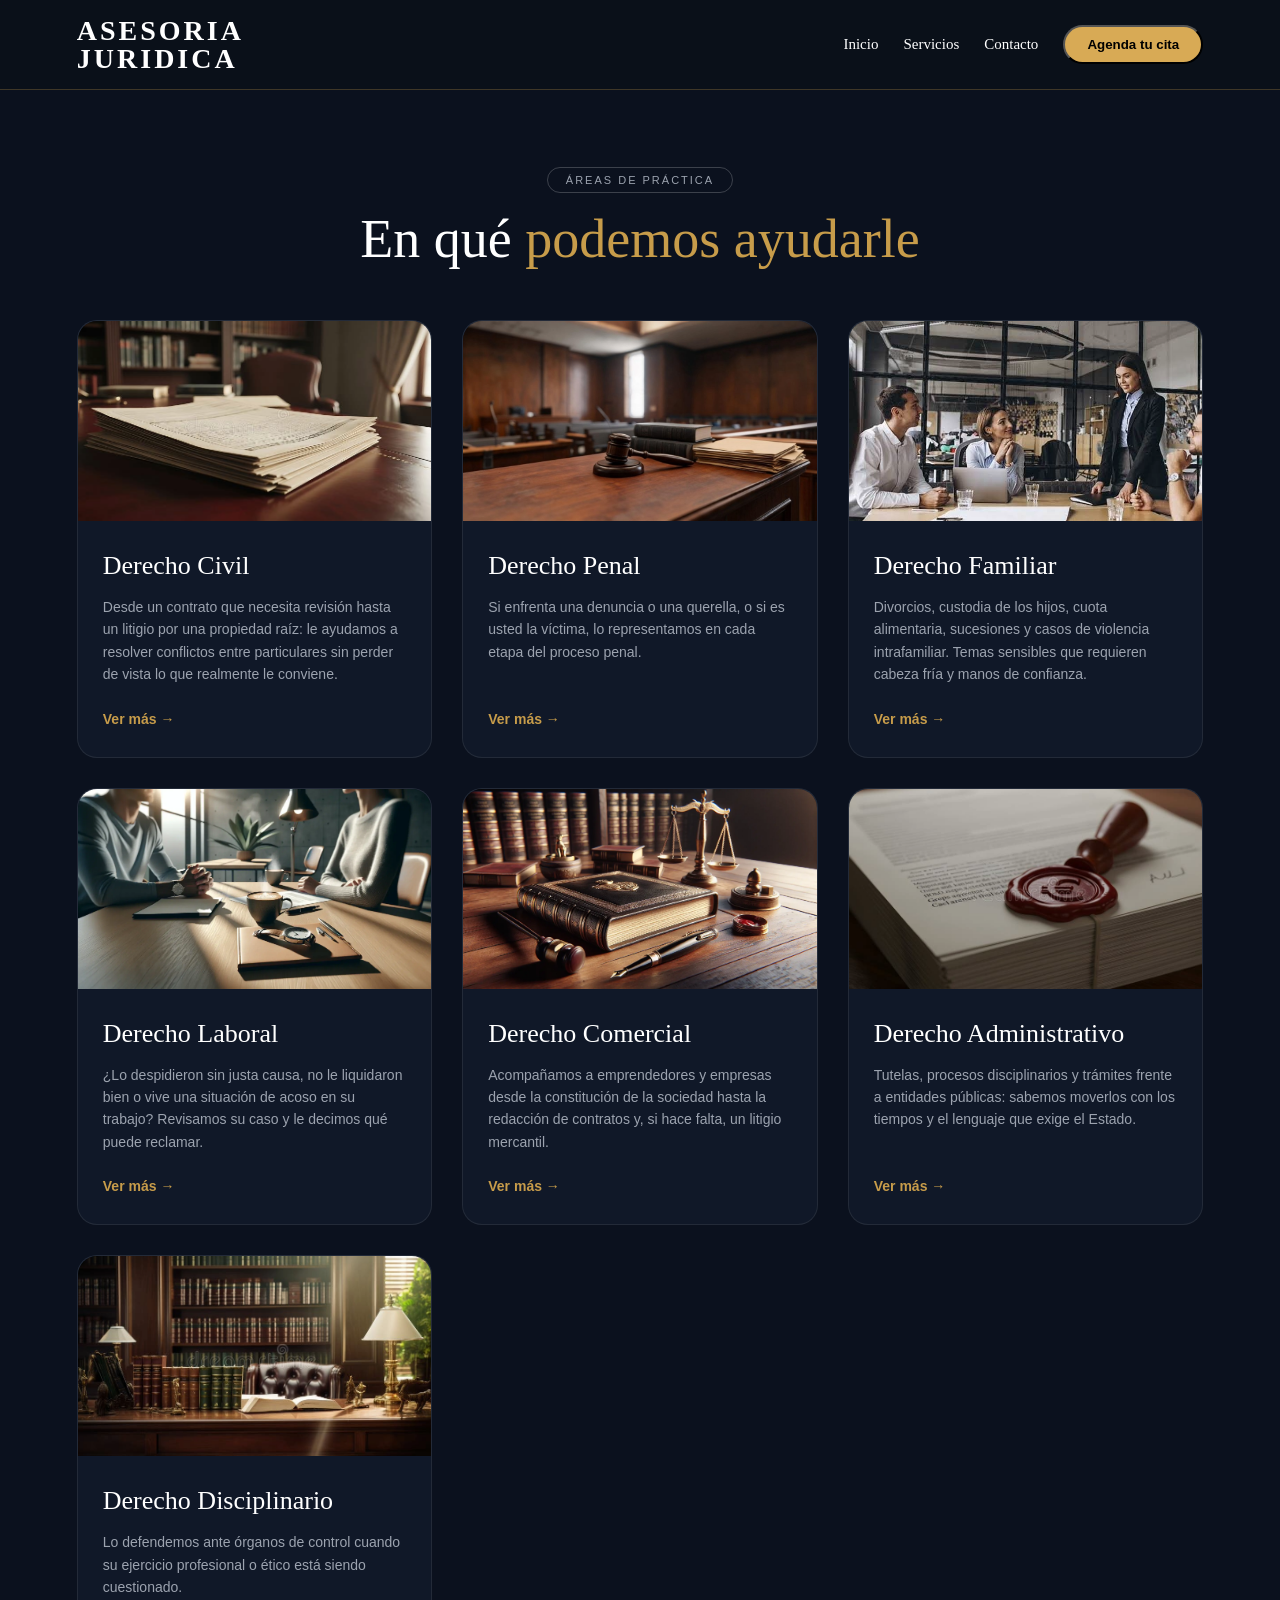
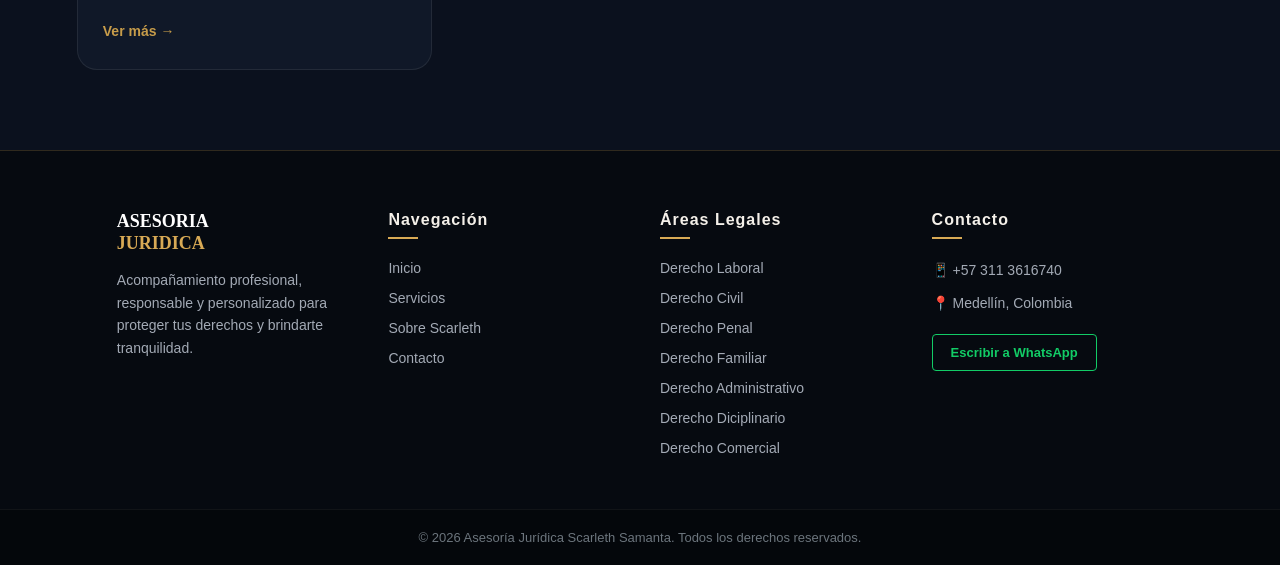
<file: HTML/servici.html>
<!DOCTYPE html>
<html lang="en">

<head>
    <meta charset="UTF-8">
    <meta name="viewport" content="width=device-width, initial-scale=1.0">
    <title>ASESORIA JURIDICA</title>
    <link rel="stylesheet" href="../CSS/servi.css">
</head>

<body>
    <main class="pagina">
        <header>
            <div class="loga">
                <span>ASESORIA</span>
                <br>
                <span>JURIDICA</span>
            </div>

            <nav>
                <a href="../index.html">Inicio</a>
                <a href="servici.html">Servicios</a>
                <a href="contac.html">Contacto</a>
                <button type="button" class="boton" onclick="window.location.href='formu.html'">Agenda tu cita</button>
            </nav>
        </header>

        <section class="seccion-practica">
            <!-- Encabezado superior -->
            <div class="practica-header">
                <span class="badge-practica">ÁREAS DE PRÁCTICA</span>
                <h2>En qué <span>podemos ayudarle</span></h2>
            </div>

            <!-- Contenedor Grid (3 columnas) -->
            <div class="grid-tarjetas">
                <!-- Tarjeta 1 -->
                <div class="tarjeta-practica">
                    <div class="tarjeta-imagen">
                        <img src="../imagenes/image (10).png" alt="Derecho Civil">
                    </div>
                    <div class="tarjeta-cuerpo">
                        <h3>Derecho Civil</h3>
                        <p>Desde un contrato que necesita revisión hasta un litigio por una propiedad raíz: le ayudamos
                            a resolver conflictos entre particulares sin perder de vista lo que realmente le conviene.
                        </p>
                        <a href="derecv.html" class="link-mas">Ver más →</a>
                    </div>
                </div>

                <!-- Tarjeta 2 -->
                <div class="tarjeta-practica">
                    <div class="tarjeta-imagen">
                        <img src="../imagenes/image (11).png" alt="Derecho Penal">
                    </div>
                    <div class="tarjeta-cuerpo">
                        <h3>Derecho Penal</h3>
                        <p>Si enfrenta una denuncia o una querella, o si es usted la víctima, lo representamos en cada
                            etapa del proceso penal.</p>
                        <a href="derepn.html" class="link-mas">Ver más →</a>
                    </div>
                </div>

                <!-- Tarjeta 3 -->
                <div class="tarjeta-practica">
                    <div class="tarjeta-imagen">
                        <img src="../imagenes/image (12).png" alt="Derecho Familiar">
                    </div>
                    <div class="tarjeta-cuerpo">
                        <h3>Derecho Familiar</h3>
                        <p>Divorcios, custodia de los hijos, cuota alimentaria, sucesiones y casos de violencia
                            intrafamiliar. Temas sensibles que requieren cabeza fría y manos de confianza.</p>
                        <a href="drofml.html" class="link-mas">Ver más →</a>
                    </div>
                </div>

                <!-- Tarjeta 4 -->
                <div class="tarjeta-practica">
                    <div class="tarjeta-imagen">
                        <img src="../imagenes/image (13).png" alt="Derecho Laboral">
                    </div>
                    <div class="tarjeta-cuerpo">
                        <h3>Derecho Laboral</h3>
                        <p>¿Lo despidieron sin justa causa, no le liquidaron bien o vive una situación de acoso en su
                            trabajo? Revisamos su caso y le decimos qué puede reclamar.</p>
                        <a href="drolab.html" class="link-mas">Ver más →</a>
                    </div>
                </div>

                <!-- Tarjeta 5 -->
                <div class="tarjeta-practica">
                    <div class="tarjeta-imagen">
                        <img src="../imagenes/image (14).png" alt="Derecho Comercial">
                    </div>
                    <div class="tarjeta-cuerpo">
                        <h3>Derecho Comercial</h3>
                        <p>Acompañamos a emprendedores y empresas desde la constitución de la sociedad hasta la
                            redacción de contratos y, si hace falta, un litigio mercantil.</p>
                        <a href="drocm.html" class="link-mas">Ver más →</a>
                    </div>
                </div>

                <!-- Tarjeta 6 -->
                <div class="tarjeta-practica">
                    <div class="tarjeta-imagen">
                        <img src="../imagenes/image (15).png" alt="Derecho Administrativo">
                    </div>
                    <div class="tarjeta-cuerpo">
                        <h3>Derecho Administrativo</h3>
                        <p>Tutelas, procesos disciplinarios y trámites frente a entidades públicas: sabemos moverlos con
                            los tiempos y el lenguaje que exige el Estado.</p>
                        <a href="droadmi.html" class="link-mas">Ver más →</a>
                    </div>
                </div>

                <!-- Tarjeta 7 -->
                <div class="tarjeta-practica">
                    <div class="tarjeta-imagen">
                        <img src="../imagenes/image (16).png" alt="Derecho Disciplinario">
                    </div>
                    <div class="tarjeta-cuerpo">
                        <h3>Derecho Disciplinario</h3>
                        <p>Lo defendemos ante órganos de control cuando su ejercicio profesional o ético está siendo
                            cuestionado.</p>
                        <a href="drodis.html" class="link-mas">Ver más →</a>
                    </div>
                </div>
            </div>
        </section>
        <footer class="pie-pagina">
            <div class="contenedor-footer">
                <div class="columna-footer branding">
                    <div class="loga-footer">
                        <span>ASESORIA</span><br>
                        <span class="dorado">JURIDICA</span>
                    </div>
                    <p>Acompañamiento profesional, responsable y personalizado para proteger tus derechos y brindarte
                        tranquilidad.</p>
                </div>

                <div class="columna-footer">
                    <h3>Navegación</h3>
                    <ul>
                        <li><a href="../index.html">Inicio</a></li>
                        <li><a href="servici.html">Servicios</a></li>
                        <li><a href="conoce.html">Sobre Scarleth</a></li>
                        <li><a href="./contac.html">Contacto</a></li>
                    </ul>
                </div>

                <div class="columna-footer">
                    <h3>Áreas Legales</h3>
                    <ul>
                        <li><a href="drolab.html">Derecho Laboral</a></li>
                        <li><a href="derecv.html">Derecho Civil</a></li>
                        <li><a href="derepn.html">Derecho Penal</a></li>
                        <li><a href="drofml.html">Derecho Familiar</a></li>
                        <li><a href="droadmi.html">Derecho Administrativo</a></li>
                        <li><a href="drodis.html">Derecho Diciplinario</a></li>
                        <li><a href="drocm.html">Derecho Comercial</a></li>
                    </ul>
                </div>

                <div class="columna-footer">
                    <h3>Contacto</h3>
                    <p>📱 +57 311 3616740</p>
                    <p>📍 Medellín, Colombia</p>
                    <a href="https://wa.me/573113616740" target="_blank" class="btn-footer-wa">
                        Escribir a WhatsApp
                    </a>
                </div>
            </div>

            <div class="copyright-footer">
                <p>&copy; 2026 Asesoría Jurídica Scarleth Samanta. Todos los derechos reservados.</p>
            </div>
        </footer>
</body>

</html>
</file>
<file: CSS/src.css>
* {
    margin: 0;
    padding: 0;
    box-sizing: border-box;
}

html {
    scroll-behavior: smooth;
}

body {
    font-family: 'georgina, times new roman', serif;
    color: white;
    background-color: #05080d;
}

/* =========================================
   PANTALLA DE CARGA Y ANIMACIONES
========================================= */
.carga {
    position: fixed;
    inset: 0;
    width: 100vw;
    height: 100vh;
    background: radial-gradient(circle at center, #101b2c 0%, #080d14 48%, #05080d 100%);
    display: flex;
    flex-direction: column;
    justify-content: center;
    align-items: center;
    gap: 1rem;
    z-index: 9999;
    /* La carga se llena en 3.5s, se desvanece a los 3.8s */
    animation: desaparecer 0.8s ease 3.8s forwards;
}

.carga::before {
    content: "";
    position: absolute;
    width: 600px;
    height: 600px;
    background: rgba(205, 157, 67, 0.07);
    border-radius: 50%;
    filter: blur(80px);
}

.carga-contenido {
    position: relative;
    width: 90%;
    max-width: 900px;
    text-align: center;
    display: flex;
    flex-direction: column;
    align-items: center;
    animation: aparecer 1s ease;
}

.logo {
    width: 300px;
    max-width: 70%;
    height: auto;
    object-fit: contain;
    margin-bottom: 25px;
    filter: drop-shadow(0 0 12px rgba(218, 170, 82, 0.35));
    animation: logoEntrada 1.2s ease;
}

.carga-contenido h1 {
    font-size: clamp(35px, 5vw, 70px);
    font-weight: 500;
    letter-spacing: 5px;
    color: #f5f0e8;
    margin-bottom: 16px;
    text-shadow: 0 0 10px rgba(255, 255, 255, 0.08);
}

.slogan {
    font-family: Arial, sans-serif;
    font-size: clamp(11px, 1.5vw, 16px);
    letter-spacing: 5px;
    color: #e0b45f;
    margin-bottom: 35px;
}

.cargando {
    width: 530px;
    max-width: 90%;
    display: flex;
    align-items: center;
    justify-content: center;
    gap: 25px;
    margin-bottom: 20px;
}

.linea {
    height: 2px;
    flex: 1;
    max-width: 120px;
    background: #d8aa55;
    box-shadow: 0 0 7px rgba(216, 170, 85, 0.4);
}

.texto-cargando {
    font-family: Arial, sans-serif;
    font-size: 16px;
    letter-spacing: 5px;
    color: #f5f0e8;
    white-space: nowrap;
}

.puntos::after {
    content: "";
    animation: puntos 1.5s infinite;
}

@keyframes puntos {
    0% {
        content: "";
    }

    25% {
        content: ".";
    }

    50% {
        content: "..";
    }

    75% {
        content: "...";
    }

    100% {
        content: "";
    }
}

.barra {
    width: 420px;
    max-width: 75%;
    height: 14px;
    border: 1px solid #aaa;
    border-radius: 20px;
    padding: 2px;
    background: rgba(255, 255, 255, 0.04);
    overflow: hidden;
}

.progreso {
    width: 0%;
    height: 100%;
    border-radius: 20px;
    background: linear-gradient(90deg, #c7933e, #f1c56c, #c7933e);
    box-shadow: 0 0 12px rgba(221, 173, 81, 0.6);
    animation: cargar 3.5s ease forwards;
}

@keyframes cargar {
    0% {
        width: 0%;
    }

    100% {
        width: 100%;
    }
}

@keyframes aparecer {
    from {
        opacity: 0;
        transform: translateY(20px);
    }

    to {
        opacity: 1;
        transform: translateY(0);
    }
}

@keyframes logoEntrada {
    from {
        opacity: 0;
        transform: scale(0.8);
    }

    to {
        opacity: 1;
        transform: scale(1);
    }
}

@keyframes desaparecer {
    0% {
        opacity: 1;
        visibility: visible;
    }

    99% {
        opacity: 0;
        visibility: visible;
    }

    100% {
        opacity: 0;
        visibility: hidden;
        display: none;
        /* Evita que siga bloqueando la pantalla */
    }
}

/* LA PÁGINA APARECE MIENTRAS LA CARGA SE DESVANECE */
.pagina {
    min-height: 100vh;
    opacity: 0;
    animation: mostrarPagina 0.8s ease 3.8s forwards;
}

@keyframes mostrarPagina {
    to {
        opacity: 1;
    }
}

/* La página ahora se muestra directamente sin esperas */
.pagina {
    min-height: 100vh;
    opacity: 1;
}

header {
    min-height: 90px;
    padding: 15px 6%;
    display: flex;
    align-items: center;
    justify-content: space-between;
    background: #0a1019;
    border-bottom: 1px solid rgba(218, 170, 82, 0.25);
}

nav {
    display: flex;
    align-items: center;
    /* Alinea verticalmente los enlaces y el botón */
    gap: 25px;
    /* Separación entre los ítems del menú */
}

/* Estilos de los enlaces */
nav a {
    color: #ffffff;
    text-decoration: none;
    font-size: 15px;
    transition: color 0.3s ease;
}

nav a:hover {
    color: #c79c4a;
}

/* Estilos específicos para el botón dentro del nav */
nav .boton {
    background-color: #d8aa55;
    color: #000000;
    padding: 10px 22px;
    border-radius: 50px;
    font-weight: 600;
    text-decoration: none;
    display: inline-flex;
    align-items: center;
    justify-content: center;
    transition: background 0.3s ease;
}

nav .boton:hover {
    background-color: #e0b45f;
}

.loga {
    color: white;

    font-size: 28px;

    font-weight: bold;

    letter-spacing: 3px;

    line-height: 1;
}

.hero {
    min-height: calc(100vh - 90px);
    display: flex;
    align-items: center;
    padding: 60px 8%;
    background: linear-gradient(90deg, rgba(5, 9, 15, 0.98), rgba(5, 9, 15, 0.82), rgba(5, 9, 15, 0.65)), url(../imagenes/src.jpg);
    background-size: cover;
    background-position: center;
}

.hero-texto {
    max-width: 700px;
}

.etiqueta {
    font-family: Arial, sans-serif;
    color: #d8aa55;
    letter-spacing: 3px;
    font-size: 13px;
}

.hero h2 {
    margin-top: 20px;
    font-size: clamp(45px, 7vw, 85px);
    line-height: 1.05;
    font-weight: 500;
    color: #f4f0e9;
}

.hero h2 span {
    color: #d8aa55;
}

.hero p {
    margin-top: 25px;
    max-width: 600px;
    color: #c8cbd0;
    font-family: Arial, sans-serif;
    font-size: 17px;
    line-height: 1.7;
}

/* =========================================
   BOTONES HERO
========================================= */
.botones {
    display: flex;
    gap: 15px;
    margin-top: 35px;
    flex-wrap: wrap;
    align-items: center;
}

.boton,
.boton-secundario {
    display: inline-flex;
    align-items: center;
    justify-content: center;
    padding: 12px 24px;
    font-family: Arial, sans-serif;
    font-size: 14px;
    font-weight: 600;
    border-radius: 4px;
    cursor: pointer;
    transition: all 0.3s ease;
    outline: none;
}

.boton {
    color: #111;
    background: #d8aa55;
}

.boton:hover {
    background: #f0c875;
    border-color: #f0c875;
    transform: translateY(-2px);
}

.boton-secundario {
    background: transparent;
    color: #d8aa55;
    border: 1px solid #d8aa55;
}

.boton-secundario:hover {
    background: #d8aa55;
    color: #101010;
    transform: translateY(-2px);
}

@media (max-width: 800px) {
    header {
        width: 78%;
        min-height: 118px;
        margin: 0 auto;
        padding: 20px 40px;
        display: flex;
        align-items: center;
        justify-content: space-between;
        background: rgba(18, 27, 52, 0.92);
        border: 1px solid rgba(255, 255, 255, 0.15);
        border-radius: 65px;
    }

    nav {
        gap: 18px;
        flex-wrap: wrap;
        justify-content: center;
    }

    .logo {
        width: 230px;
    }

    .eslogan {
        letter-spacing: 3px;
    }
}

/* =========================================
   SECCIÓN SOBRE SCARLETH (ESTILO TARJETA)
========================================= */
.seccion-sobre-scarleth {
    background-color: #080d14;
    padding: 60px 20px;
    display: flex;
    justify-content: center;
    align-items: center;
}

.contenedor-sobre {
    background-color: #0e141f;
    border: 1px solid rgba(216, 170, 85, 0.15);
    border-radius: 20px;
    padding: 60px 40px;
    max-width: 900px;
    width: 100%;
    text-align: center;
    box-shadow: 0 10px 30px rgba(0, 0, 0, 0.4);
    display: flex;
    flex-direction: column;
    align-items: center;
}

.badge-autor {
    border: 1px solid rgba(216, 170, 85, 0.4);
    color: #d8aa55;
    font-size: 11px;
    letter-spacing: 2px;
    padding: 6px 18px;
    border-radius: 50px;
    font-family: Arial, sans-serif;
    margin-bottom: 25px;
}

.contenedor-sobre h2 {
    font-family: 'Times New Roman', Times, serif;
    font-size: clamp(28px, 4vw, 42px);
    color: #f4f0e9;
    font-weight: 400;
    line-height: 1.25;
    max-width: 700px;
    margin-bottom: 25px;
}

.texto-descripcion {
    color: #a3aab5;
    font-family: Arial, sans-serif;
    font-size: 15px;
    line-height: 1.6;
    max-width: 620px;
    margin-bottom: 15px;
}

.subtexto-acompaniamiento {
    color: #c8cbd0;
    font-family: Arial, sans-serif;
    font-size: 14px;
    margin-bottom: 35px;
}

.botones-sobre {
    display: flex;
    gap: 15px;
    justify-content: center;
    align-items: center;
    flex-wrap: wrap;
}

.btn-reunion {
    background: #c79c4a;
    color: #ffffff;
    border: none;
    padding: 14px 28px;
    border-radius: 50px;
    font-family: Arial, sans-serif;
    font-size: 14px;
    font-weight: 600;
    cursor: pointer;
    display: inline-flex;
    align-items: center;
    gap: 10px;
    box-shadow: 0 0 15px rgba(199, 156, 74, 0.3);
    transition: all 0.3s ease;
}

.btn-reunion:hover {
    background: #d8aa55;
    transform: translateY(-2px);
    box-shadow: 0 0 20px rgba(216, 170, 85, 0.4);
}

.btn-reunion .flecha {
    background: rgba(255, 255, 255, 0.25);
    border-radius: 50%;
    width: 22px;
    height: 22px;
    display: flex;
    align-items: center;
    justify-content: center;
    font-size: 12px;
}

.btn-whatsapp {
    background: #12cc66;
    color: #ffffff;
    text-decoration: none;
    padding: 14px 28px;
    border-radius: 50px;
    font-family: Arial, sans-serif;
    font-size: 14px;
    font-weight: 600;
    display: inline-flex;
    align-items: center;
    gap: 10px;
    transition: all 0.3s ease;
}

.btn-whatsapp:hover {
    background: #10b85c;
    transform: translateY(-2px);
    box-shadow: 0 0 15px rgba(18, 204, 102, 0.3);
}

.pie-pagina {
    background-color: #060a10;
    border-top: 1px solid rgba(216, 170, 85, 0.2);
    color: #c8cbd0;
    font-family: Arial, sans-serif;
    padding-top: 60px;
}

.contenedor-footer {
    max-width: 1200px;
    margin: 0 auto;
    padding: 0 6% 40px 6%;
    display: grid;
    grid-template-columns: repeat(auto-fit, minmax(220px, 1fr));
    gap: 40px;
}

.columna-footer h3 {
    color: #f4f0e9;
    font-size: 16px;
    font-weight: 600;
    margin-bottom: 20px;
    letter-spacing: 1px;
    position: relative;
}

.columna-footer h3::after {
    content: '';
    display: block;
    width: 30px;
    height: 2px;
    background: #d8aa55;
    margin-top: 8px;
}

.columna-footer p {
    font-size: 14px;
    line-height: 1.6;
    color: #a3aab5;
    margin-bottom: 10px;
}

.loga-footer {
    font-family: 'Times New Roman', serif;
    font-size: 18px;
    font-weight: bold;
    color: #ffffff;
    line-height: 1.2;
    margin-bottom: 15px;
}

.loga-footer .dorado {
    color: #d8aa55;
}

.columna-footer ul {
    list-style: none;
    padding: 0;
}

.columna-footer ul li {
    margin-bottom: 12px;
}

.columna-footer ul li a {
    color: #a3aab5;
    text-decoration: none;
    font-size: 14px;
    transition: color 0.3s ease, padding-left 0.3s ease;
}

.columna-footer ul li a:hover {
    color: #d8aa55;
    padding-left: 5px;
}

.btn-footer-wa {
    display: inline-block;
    margin-top: 10px;
    padding: 10px 18px;
    background: transparent;
    border: 1px solid #12cc66;
    color: #12cc66;
    text-decoration: none;
    border-radius: 4px;
    font-size: 13px;
    font-weight: 600;
    transition: all 0.3s ease;
}

.btn-footer-wa:hover {
    background: #12cc66;
    color: #ffffff;
}

.copyright-footer {
    border-top: 1px solid rgba(255, 255, 255, 0.05);
    text-align: center;
    padding: 20px 0;
    background-color: #04070b;
}

.copyright-footer p {
    font-size: 13px;
    color: #6c757d;
    margin: 0;
}
</file>
<file: CSS/co.css>
/* ========================= RESET & GLOBAL ========================= */
* {
    margin: 0;
    padding: 0;
    box-sizing: border-box;
}

body {
    font-family: Arial, sans-serif;
    background-color: #080D14;
    color: #ffffff;
}

/* ========================= HEADER & NAV ========================= */
header {
    min-height: 90px;
    padding: 15px 6%;
    display: flex;
    align-items: center;
    justify-content: space-between;
    background: #0a1019;
    border-bottom: 1px solid rgba(218, 170, 82, 0.25);
}

.loga {
    color: #ffffff;
    font-size: 28px;
    font-weight: bold;
    letter-spacing: 3px;
    line-height: 1;
}

nav {
    display: flex;
    align-items: center;
    gap: 25px;
}

nav a {
    color: #ffffff;
    text-decoration: none;
    font-size: 15px;
    transition: color 0.3s ease;
}

nav a:hover {
    color: #c79c4a;
}

/* ========================= BOTONES GLOBALES ========================= */
.boton,
nav .boton {
    background-color: #d8aa55;
    color: #080D14;
    text-decoration: none;
    font-size: 14px;
    font-weight: bold;
    padding: 12px 24px;
    border-radius: 6px;
    display: inline-flex;
    align-items: center;
    justify-content: center;
    transition: all 0.3s ease;
}

.boton:hover,
nav .boton:hover {
    background-color: #f0c875;
    transform: translateY(-2px);
}

/* ========================= HERO ========================= */
.hero {
    min-height: 430px;
    display: flex;
    align-items: center;
    padding: 80px 10%;
    background-color: #080D14;
    background-image: radial-gradient(circle at 80% 40%, rgba(216, 170, 85, 0.12), transparent 40%);
}

.hero-texto {
    max-width: 750px;
}

.subtitulo {
    color: #D8AA55;
    font-size: 13px;
    letter-spacing: 4px;
    font-weight: bold;
}

.hero h1 {
    color: #FFFFFF;
    font-size: 55px;
    line-height: 1.1;
    margin: 20px 0;
}

.hero h1 span {
    color: #D8AA55;
}

.hero p {
    color: #C5C5C5;
    font-size: 17px;
    line-height: 1.8;
    max-width: 650px;
}

/* ========================= SOBRE NOSOTROS ========================= */
.sobre {
    display: flex;
    align-items: center;
    justify-content: space-between;
    gap: 70px;
    padding: 90px 10%;
    background-color: #101B2C;
}

.sobre-texto {
    width: 60%;
}

.sobre h2 {
    color: #FFFFFF;
    font-size: 38px;
    margin: 18px 0 25px;
}

.sobre p {
    color: #C5C5C5;
    line-height: 1.8;
    margin-bottom: 15px;
}

/* ========================= TARJETA ========================= */
.tarjeta {
    width: 330px;
    padding: 40px;
    text-align: center;
    background-color: #080D14;
    border: 1px solid #D8AA55;
}

.icono {
    color: #D8AA55;
    font-size: 50px;
    margin-bottom: 20px;
}

.tarjeta h3 {
    color: #FFFFFF;
    font-size: 22px;
    margin-bottom: 15px;
}

.tarjeta p {
    color: #C5C5C5;
    line-height: 1.6;
}

/* ========================= PROCESO ========================= */
.proceso {
    padding: 90px 10%;
    text-align: center;
    background-color: #080D14;
}

.proceso h2 {
    color: #FFFFFF;
    font-size: 38px;
    margin: 18px 0 50px;
}

.pasos {
    display: grid;
    grid-template-columns: repeat(4, 1fr);
    gap: 25px;
}

.paso {
    padding: 30px 20px;
    background-color: #101B2C;
    border-top: 2px solid #D8AA55;
}

.paso>span {
    color: #D8AA55;
    font-size: 28px;
    font-weight: bold;
}

.paso h3 {
    color: #FFFFFF;
    margin: 15px 0;
}

.paso p {
    color: #C5C5C5;
    line-height: 1.6;
}

/* ========================= SECCIÓN FINAL ========================= */
.final {
    padding: 90px 20px;
    text-align: center;
    background-color: #101B2C;
    background-image: radial-gradient(circle, rgba(216, 170, 85, 0.12), transparent 60%);
}

.final h2 {
    color: #FFFFFF;
    font-size: 35px;
    margin-bottom: 20px;
}

.final p {
    color: #C5C5C5;
    margin-bottom: 30px;
}

/* ========================= PIE DE PÁGINA (FOOTER) ========================= */
.pie-pagina {
    background-color: #060a10;
    border-top: 1px solid rgba(216, 170, 85, 0.2);
    color: #c8cbd0;
    padding-top: 60px;
}

.contenedor-footer {
    max-width: 1200px;
    margin: 0 auto;
    padding: 0 6% 40px 6%;
    display: grid;
    grid-template-columns: repeat(auto-fit, minmax(220px, 1fr));
    gap: 40px;
}

.columna-footer h3 {
    color: #f4f0e9;
    font-size: 16px;
    font-weight: 600;
    margin-bottom: 20px;
    letter-spacing: 1px;
    position: relative;
}

.columna-footer h3::after {
    content: '';
    display: block;
    width: 30px;
    height: 2px;
    background: #d8aa55;
    margin-top: 8px;
}

.columna-footer p {
    font-size: 14px;
    line-height: 1.6;
    color: #a3aab5;
    margin-bottom: 10px;
}

.loga-footer {
    font-family: 'Times New Roman', serif;
    font-size: 20px;
    font-weight: bold;
    color: #ffffff;
    line-height: 1.2;
    margin-bottom: 15px;
}

.loga-footer .dorado {
    color: #d8aa55;
}

.columna-footer ul {
    list-style: none;
    padding: 0;
}

.columna-footer ul li {
    margin-bottom: 12px;
}

.columna-footer ul li a {
    color: #a3aab5;
    text-decoration: none;
    font-size: 14px;
    transition: color 0.3s ease, padding-left 0.3s ease;
}

.columna-footer ul li a:hover {
    color: #d8aa55;
    padding-left: 5px;
}

.btn-footer-wa {
    display: inline-block;
    margin-top: 10px;
    padding: 10px 18px;
    background: transparent;
    border: 1px solid #12cc66;
    color: #12cc66;
    text-decoration: none;
    border-radius: 4px;
    font-size: 13px;
    font-weight: 600;
    transition: all 0.3s ease;
}

.btn-footer-wa:hover {
    background: #12cc66;
    color: #ffffff;
}

.copyright-footer {
    border-top: 1px solid rgba(255, 255, 255, 0.05);
    text-align: center;
    padding: 20px 0;
    background-color: #04070b;
}

.copyright-footer p {
    font-size: 13px;
    color: #6c757d;
    margin: 0;
}
</file>
<file: CSS/contac.css>
* {
    margin: 0;
    padding: 0;
    box-sizing: border-box;
}


header {
    min-height: 90px;

    padding: 15px 6%;

    display: flex;

    align-items: center;

    justify-content: space-between;

    background: #0a1019;

    border-bottom: 1px solid rgba(218, 170, 82, 0.25);
}


nav {
    display: flex;
    align-items: center;
    /* Alinea verticalmente los enlaces y el botón */
    gap: 25px;
    /* Separación entre los ítems del menú */
}

/* Estilos de los enlaces */
nav a {
    color: #ffffff;
    text-decoration: none;
    font-size: 15px;
    transition: color 0.3s ease;
}

nav a:hover {
    color: #c79c4a;
}

/* Estilos específicos para el botón dentro del nav */
nav .boton {
    background-color: #d8aa55;
    color: #000000;
    padding: 10px 22px;
    border-radius: 50px;
    font-weight: 600;
    text-decoration: none;
    display: inline-flex;
    align-items: center;
    justify-content: center;
    transition: background 0.3s ease;
}

nav .boton:hover {
    background-color: #e0b45f;
}

.loga {
    color: white;

    font-size: 28px;

    font-weight: bold;

    letter-spacing: 3px;

    line-height: 1;
}

.seccion-contacto {
    background-color: #0b111e;
    padding: 80px 6%;
    color: #e5e7eb;
    font-family: Arial, sans-serif;
}

.contacto-header {
    text-align: center;
    max-width: 800px;
    margin: 0 auto 60px auto;
}

.badge-contacto {
    border: 1px solid rgba(255, 255, 255, 0.2);
    font-size: 11px;
    letter-spacing: 2px;
    padding: 6px 18px;
    border-radius: 50px;
    color: #9ca3af;
}

.contacto-header h2 {
    font-family: 'Times New Roman', serif;
    font-size: clamp(32px, 4.5vw, 54px);
    color: #ffffff;
    margin: 20px 0 10px 0;
    font-weight: 400;
}

.contacto-header h2 span {
    color: #c79c4a;
}

.contacto-header p {
    color: #9ca3af;
    font-size: 15px;
}

.contenedor-contacto {
    max-width: 1200px;
    margin: 0 auto;
    display: grid;
    grid-template-columns: 1fr 1fr;
    gap: 50px;
    align-items: start;
}

/* Columna Izquierda */
.info-contacto h3 {
    font-family: 'Times New Roman', serif;
    font-size: 28px;
    color: #ffffff;
    margin-bottom: 30px;
    font-weight: 400;
}

.item-contacto {
    display: flex;
    align-items: flex-start;
    gap: 15px;
    margin-bottom: 25px;
    font-size: 15px;
    color: #d1d5db;
}

.item-contacto .icono {
    color: #c79c4a;
    font-size: 18px;
}

.botones-contacto-info {
    display: flex;
    gap: 15px;
    margin-top: 40px;
    flex-wrap: wrap;
}

.btn-wa {
    background: #12cc66;
    color: #ffffff;
    text-decoration: none;
    padding: 12px 24px;
    border-radius: 50px;
    font-size: 14px;
    font-weight: 600;
    display: inline-flex;
    align-items: center;
    gap: 8px;
    transition: background 0.3s ease;
}

.btn-wa:hover {
    background: #10b85c;
}

.tarjeta-formulario {
    background: rgba(23, 32, 51, 0.6);
    border: 1px solid rgba(255, 255, 255, 0.08);
    border-radius: 20px;
    padding: 35px;
    backdrop-filter: blur(10px);
}

.grupo-campo {
    display: flex;
    flex-direction: column;
    margin-bottom: 20px;
}

.grupo-campo label {
    font-size: 13px;
    color: #d1d5db;
    margin-bottom: 8px;
}

.grupo-campo input,
.grupo-campo select,
.grupo-campo textarea {
    background: #1c273e;
    border: 1px solid rgba(255, 255, 255, 0.1);
    border-radius: 8px;
    padding: 12px 16px;
    color: #ffffff;
    font-size: 14px;
    outline: none;
    transition: border-color 0.3s ease;
}

.grupo-campo input:focus,
.grupo-campo select:focus,
.grupo-campo textarea:focus {
    border-color: #c79c4a;
}

/* Estilos para el desplegable de opciones */
.grupo-campo select option {
    background-color: #0d1526;
    color: #ffffff;
    padding: 10px;
}

.grupo-campo select option[disabled] {
    color: #9ca3af;
}

.grupo-checkbox {
    display: flex;
    align-items: flex-start;
    gap: 10px;
    margin-bottom: 20px;
    font-size: 12px;
    color: #9ca3af;
}

.grupo-checkbox input[type="checkbox"] {
    margin-top: 3px;
    accent-color: #c79c4a;
}

.grupo-checkbox a {
    color: #c79c4a;
    text-decoration: underline;
}

.btn-enviar-formulario {
    width: 100%;
    background: #c79c4a;
    color: #ffffff;
    border: none;
    padding: 15px;
    border-radius: 50px;
    font-size: 15px;
    font-weight: 600;
    cursor: pointer;
    transition: background 0.3s ease, transform 0.2s ease;
    margin-top: 10px;
}

.btn-enviar-formulario:hover {
    background: #d8aa55;
    transform: translateY(-2px);
}

@media (max-width: 850px) {
    .contenedor-contacto {
        grid-template-columns: 1fr;
    }
}


.pie-pagina {
    background-color: #060a10;
    border-top: 1px solid rgba(216, 170, 85, 0.2);
    color: #c8cbd0;
    font-family: Arial, sans-serif;
    padding-top: 60px;
}

.contenedor-footer {
    max-width: 1200px;
    margin: 0 auto;
    padding: 0 6% 40px 6%;
    display: grid;
    grid-template-columns: repeat(auto-fit, minmax(220px, 1fr));
    gap: 40px;
}

.columna-footer h3 {
    color: #f4f0e9;
    font-size: 16px;
    font-weight: 600;
    margin-bottom: 20px;
    letter-spacing: 1px;
    position: relative;
}

.columna-footer h3::after {
    content: '';
    display: block;
    width: 30px;
    height: 2px;
    background: #d8aa55;
    margin-top: 8px;
}

.columna-footer p {
    font-size: 14px;
    line-height: 1.6;
    color: #a3aab5;
    margin-bottom: 10px;
}

.loga-footer {
    font-family: 'Times New Roman', serif;
    font-size: 18px;
    font-weight: bold;
    color: #ffffff;
    line-height: 1.2;
    margin-bottom: 15px;
}

.loga-footer .dorado {
    color: #d8aa55;
}

.columna-footer ul {
    list-style: none;
    padding: 0;
}

.columna-footer ul li {
    margin-bottom: 12px;
}

.columna-footer ul li a {
    color: #a3aab5;
    text-decoration: none;
    font-size: 14px;
    transition: color 0.3s ease, padding-left 0.3s ease;
}

.columna-footer ul li a:hover {
    color: #d8aa55;
    padding-left: 5px;
}

.btn-footer-wa {
    display: inline-block;
    margin-top: 10px;
    padding: 10px 18px;
    background: transparent;
    border: 1px solid #12cc66;
    color: #12cc66;
    text-decoration: none;
    border-radius: 4px;
    font-size: 13px;
    font-weight: 600;
    transition: all 0.3s ease;
}

.btn-footer-wa:hover {
    background: #12cc66;
    color: #ffffff;
}

.copyright-footer {
    border-top: 1px solid rgba(255, 255, 255, 0.05);
    text-align: center;
    padding: 20px 0;
    background-color: #04070b;
}

.copyright-footer p {
    font-size: 13px;
    color: #6c757d;
    margin: 0;
}
</file>
<file: CSS/dercv.css>
/* =========================================
   CONFIGURACIÓN GENERAL
========================================= */

* {
    margin: 0;
    padding: 0;
    box-sizing: border-box;
}

body {
    font-family: 'Segoe UI', system-ui, -apple-system, sans-serif;
    background-color: #0b111e;
    color: #e2e8f0;
    width: 100%;
    min-height: 100vh;
}


/* =========================================
   HEADER & NAVEGACIÓN
========================================= */

header {
    width: 100%;
    min-height: 80px;
    padding: 15px 5%;

    display: flex;
    align-items: center;
    justify-content: space-between;

    background-color: #0b111e;

    /* LÍNEA SEPARADORA */
    border-bottom: 1px solid rgba(218, 170, 82, 0.25);
}

.loga {
    color: #ffffff;
    font-size: 22px;
    font-weight: 800;
    letter-spacing: 2px;
    line-height: 1.2;
}

nav {
    display: flex;
    align-items: center;
    gap: 30px;
}

nav a {
    color: #ffffff;
    text-decoration: none;
    font-size: 15px;
    transition: color 0.3s ease;
}

nav a:hover {
    color: #d8aa55;
}

nav .boton {
    background: linear-gradient(135deg, #c59b27 0%, #e5bd57 100%);
    color: #0b111e;
    font-weight: 700;
    padding: 10px 22px;
    border-radius: 25px;
    text-decoration: none;
    font-size: 14px;

    transition:
        transform 0.2s ease,
        box-shadow 0.2s ease;
}

nav .boton:hover {
    transform: translateY(-2px);
    box-shadow: 0 0 15px rgba(216, 170, 85, 0.4);
}


/* =========================================
   CONTENEDOR PRINCIPAL
========================================= */

.contenedor-principal {
    max-width: 1200px;
    width: 100%;
    margin: 0 auto;

    padding: 40px 20px;

    display: flex;
    flex-direction: column;
    gap: 80px;
}


/* =========================================
   1. HERO CARD
========================================= */

.tarjeta-hero {
    background-color: #1a233a;

    border: 1px solid rgba(255, 255, 255, 0.08);
    border-radius: 20px;

    padding: 60px 50px;

    display: grid;
    grid-template-columns: 1.2fr 1fr;

    gap: 40px;
    align-items: center;

    /* Línea inferior */
    border-bottom: 1px solid rgba(218, 170, 82, 0.25);
}

.pildora-tag {
    display: inline-block;

    border: 1px solid #c59b27;

    color: #d8aa55;

    font-size: 11px;
    font-weight: 700;
    letter-spacing: 1.5px;

    padding: 6px 16px;

    border-radius: 20px;

    margin-bottom: 25px;
}

.hero-info h1 {
    font-family: 'Playfair Display', Georgia, serif;

    font-size: 52px;

    color: #ffffff;

    font-weight: 600;

    margin-bottom: 20px;
}

.descripcion-hero {
    color: #94a3b8;

    font-size: 16px;

    line-height: 1.7;

    margin-bottom: 35px;
}

.hero-imagen img {
    width: 100%;
    height: 380px;

    object-fit: cover;

    border-radius: 16px;
}


/* =========================================
   BOTONES
========================================= */

.grupo-botones {
    display: flex;

    gap: 15px;

    align-items: center;
}

.grupo-botones.centro {
    justify-content: center;

    margin-bottom: 25px;
}

.btn-dorado-brillo {
    background: linear-gradient(135deg,
            #c59b27 0%,
            #e5bd57 100%);

    color: #ffffff;

    font-weight: 600;

    text-decoration: none;

    padding: 14px 28px;

    border-radius: 30px;

    font-size: 15px;

    box-shadow: 0 0 25px rgba(216, 170, 85, 0.35);

    transition:
        transform 0.2s ease,
        box-shadow 0.2s ease;
}

.btn-dorado-brillo:hover {
    transform: translateY(-2px);

    box-shadow: 0 0 35px rgba(216, 170, 85, 0.55);
}

.btn-whatsapp {
    background-color: #25d366;

    color: #ffffff;

    font-weight: 600;

    text-decoration: none;

    padding: 14px 26px;

    border-radius: 30px;

    font-size: 15px;

    display: flex;

    align-items: center;

    gap: 8px;

    transition:
        transform 0.2s ease,
        background-color 0.2s ease;
}

.btn-whatsapp:hover {
    background-color: #20ba5a;

    transform: translateY(-2px);
}


/* =========================================
   2. GRID DE CASOS
========================================= */

.seccion-casos {
    text-align: center;

    /* Línea separadora */
    border-top: 1px solid rgba(218, 170, 82, 0.18);

    padding-top: 70px;
}

.seccion-casos h2,
.seccion-faq h2 {
    font-family: 'Playfair Display', Georgia, serif;

    font-size: 42px;

    color: #ffffff;

    margin-bottom: 12px;
}

.subtitulo-seccion {
    color: #94a3b8;

    font-size: 15px;

    margin-bottom: 45px;
}

.grid-casos {
    display: grid;

    grid-template-columns: repeat(3, 1fr);

    gap: 20px;
}

.tarjeta-caso {
    background-color: #1a233a;

    border: 1px solid rgba(255, 255, 255, 0.08);

    border-radius: 12px;

    padding: 30px 25px;

    text-align: left;

    transition:
        border-color 0.3s ease,
        transform 0.2s ease;
}

.tarjeta-caso:hover {
    border-color: rgba(216, 170, 85, 0.4);

    transform: translateY(-3px);
}

.tarjeta-caso h3 {
    color: #ffffff;

    font-size: 18px;

    margin-bottom: 12px;

    font-weight: 600;
}

.tarjeta-caso p {
    color: #94a3b8;

    font-size: 14px;

    line-height: 1.6;
}


/* =========================================
   3. PREGUNTAS FRECUENTES
========================================= */

.seccion-faq {
    text-align: center;

    /* Línea separadora */
    border-top: 1px solid rgba(218, 170, 82, 0.18);

    padding-top: 70px;
}

.contenedor-acordeon {
    max-width: 800px;

    margin: 40px auto 0 auto;

    display: flex;

    flex-direction: column;

    gap: 15px;
}

.item-faq {
    background-color: #1a233a;

    border: 1px solid rgba(255, 255, 255, 0.08);

    border-radius: 12px;

    text-align: left;

    overflow: hidden;

    transition: background-color 0.3s ease;
}

.item-faq summary {
    padding: 22px 25px;

    font-weight: 600;

    color: #ffffff;

    cursor: pointer;

    list-style: none;

    display: flex;

    justify-content: space-between;

    align-items: center;

    font-size: 16px;
}

.item-faq summary::-webkit-details-marker {
    display: none;
}


/* Ícono + / X */

.icono-toggle::before {
    content: "+";

    color: #d8aa55;

    font-size: 20px;
}

.item-faq[open] .icono-toggle::before {
    content: "✕";

    font-size: 16px;
}

.item-faq p {
    padding: 0 25px 22px 25px;

    color: #94a3b8;

    font-size: 14px;

    line-height: 1.7;
}


/* =========================================
   4. TARJETA FINAL DE CONTACTO
========================================= */

.tarjeta-llamado {
    background-color: #1a233a;

    border: 1px solid rgba(255, 255, 255, 0.08);

    border-radius: 20px;

    padding: 60px 40px;

    text-align: center;

    max-width: 900px;

    margin: 0 auto;

    /* Línea superior */
    border-top: 1px solid rgba(218, 170, 82, 0.25);
}

.tarjeta-llamado h2 {
    font-family: 'Playfair Display', Georgia, serif;

    font-size: 44px;

    color: #ffffff;

    margin-bottom: 20px;
}

.precios-texto {
    color: #94a3b8;

    font-size: 15px;

    line-height: 1.8;

    max-width: 700px;

    margin: 0 auto 35px auto;
}

.precios-texto strong {
    color: #d8aa55;

    font-weight: 600;
}

.disclaimer {
    display: block;

    color: #64748b;

    font-size: 12px;
}


/* =========================================
   LÍNEA GENERAL ENTRE SECCIONES
========================================= */

/*
   Esta clase te permite colocar una
   línea manualmente donde quieras.
*/

.separador {
    width: 100%;

    height: 1px;

    background-color: rgba(218, 170, 82, 0.18);

    margin: 0 auto;
}


/* =========================================
   DISEÑO RESPONSIVO
========================================= */

@media (max-width: 900px) {

    .tarjeta-hero {
        grid-template-columns: 1fr;
    }

    .grid-casos {
        grid-template-columns: 1fr;
    }

    .hero-info h1 {
        font-size: 38px;
    }

    .grupo-botones {
        flex-direction: column;

        width: 100%;
    }

    .btn-dorado-brillo,
    .btn-whatsapp {
        width: 100%;

        justify-content: center;
    }
}


/* =========================================
   CELULARES PEQUEÑOS
========================================= */

@media (max-width: 600px) {

    header {
        padding: 15px 20px;
    }

    .loga {
        font-size: 18px;
    }

    nav {
        gap: 12px;
    }

    nav a {
        font-size: 13px;
    }

    nav .boton {
        padding: 8px 14px;

        font-size: 12px;
    }

    .contenedor-principal {
        padding: 30px 15px;

        gap: 60px;
    }

    .tarjeta-hero {
        padding: 35px 25px;

        border-radius: 15px;
    }

    .hero-info h1 {
        font-size: 34px;
    }

    .descripcion-hero {
        font-size: 14px;
    }

    .hero-imagen img {
        height: 280px;
    }

    .seccion-casos h2,
    .seccion-faq h2 {
        font-size: 32px;
    }

    .tarjeta-llamado {
        padding: 40px 25px;
    }

    .tarjeta-llamado h2 {
        font-size: 34px;
    }
}

.pie-pagina {
    background-color: #060a10;
    border-top: 1px solid rgba(216, 170, 85, 0.2);
    color: #c8cbd0;
    font-family: Arial, sans-serif;
    padding-top: 60px;
}

.contenedor-footer {
    max-width: 1200px;
    margin: 0 auto;
    padding: 0 6% 40px 6%;
    display: grid;
    grid-template-columns: repeat(auto-fit, minmax(220px, 1fr));
    gap: 40px;
}

.columna-footer h3 {
    color: #f4f0e9;
    font-size: 16px;
    font-weight: 600;
    margin-bottom: 20px;
    letter-spacing: 1px;
    position: relative;
}

.columna-footer h3::after {
    content: '';
    display: block;
    width: 30px;
    height: 2px;
    background: #d8aa55;
    margin-top: 8px;
}

.columna-footer p {
    font-size: 14px;
    line-height: 1.6;
    color: #a3aab5;
    margin-bottom: 10px;
}

.loga-footer {
    font-family: 'Times New Roman', serif;
    font-size: 18px;
    font-weight: bold;
    color: #ffffff;
    line-height: 1.2;
    margin-bottom: 15px;
}

.loga-footer .dorado {
    color: #d8aa55;
}

.columna-footer ul {
    list-style: none;
    padding: 0;
}

.columna-footer ul li {
    margin-bottom: 12px;
}

.columna-footer ul li a {
    color: #a3aab5;
    text-decoration: none;
    font-size: 14px;
    transition: color 0.3s ease, padding-left 0.3s ease;
}

.columna-footer ul li a:hover {
    color: #d8aa55;
    padding-left: 5px;
}

.btn-footer-wa {
    display: inline-block;
    margin-top: 10px;
    padding: 10px 18px;
    background: transparent;
    border: 1px solid #12cc66;
    color: #12cc66;
    text-decoration: none;
    border-radius: 4px;
    font-size: 13px;
    font-weight: 600;
    transition: all 0.3s ease;
}

.btn-footer-wa:hover {
    background: #12cc66;
    color: #ffffff;
}

.copyright-footer {
    border-top: 1px solid rgba(255, 255, 255, 0.05);
    text-align: center;
    padding: 20px 0;
    background-color: #04070b;
}

.copyright-footer p {
    font-size: 13px;
    color: #6c757d;
    margin: 0;
}
</file>
<file: CSS/drofm.css>
/* =========================================
   CONFIGURACIÓN GENERAL
========================================= */

* {
    margin: 0;
    padding: 0;
    box-sizing: border-box;
}

body {
    font-family: 'Segoe UI', system-ui, -apple-system, sans-serif;
    background-color: #0b111e;
    color: #e2e8f0;
    width: 100%;
    min-height: 100vh;
}


/* =========================================
   HEADER & NAVEGACIÓN
========================================= */

header {
    width: 100%;
    min-height: 80px;
    padding: 15px 5%;

    display: flex;
    align-items: center;
    justify-content: space-between;

    background-color: #0b111e;

    /* LÍNEA SEPARADORA */
    border-bottom: 1px solid rgba(218, 170, 82, 0.25);
}

.loga {
    color: #ffffff;
    font-size: 22px;
    font-weight: 800;
    letter-spacing: 2px;
    line-height: 1.2;
}

nav {
    display: flex;
    align-items: center;
    gap: 30px;
}

nav a {
    color: #ffffff;
    text-decoration: none;
    font-size: 15px;
    transition: color 0.3s ease;
}

nav a:hover {
    color: #d8aa55;
}

nav .boton {
    background: linear-gradient(135deg, #c59b27 0%, #e5bd57 100%);
    color: #0b111e;
    font-weight: 700;
    padding: 10px 22px;
    border-radius: 25px;
    text-decoration: none;
    font-size: 14px;

    transition:
        transform 0.2s ease,
        box-shadow 0.2s ease;
}

nav .boton:hover {
    transform: translateY(-2px);
    box-shadow: 0 0 15px rgba(216, 170, 85, 0.4);
}


/* =========================================
   CONTENEDOR PRINCIPAL
========================================= */

.contenedor-principal {
    max-width: 1200px;
    width: 100%;
    margin: 0 auto;

    padding: 40px 20px;

    display: flex;
    flex-direction: column;
    gap: 80px;
}


/* =========================================
   1. HERO CARD
========================================= */

.tarjeta-hero {
    background-color: #1a233a;

    border: 1px solid rgba(255, 255, 255, 0.08);
    border-radius: 20px;

    padding: 60px 50px;

    display: grid;
    grid-template-columns: 1.2fr 1fr;

    gap: 40px;
    align-items: center;

    /* Línea inferior */
    border-bottom: 1px solid rgba(218, 170, 82, 0.25);
}

.pildora-tag {
    display: inline-block;

    border: 1px solid #c59b27;

    color: #d8aa55;

    font-size: 11px;
    font-weight: 700;
    letter-spacing: 1.5px;

    padding: 6px 16px;

    border-radius: 20px;

    margin-bottom: 25px;
}

.hero-info h1 {
    font-family: 'Playfair Display', Georgia, serif;

    font-size: 52px;

    color: #ffffff;

    font-weight: 600;

    margin-bottom: 20px;
}

.descripcion-hero {
    color: #94a3b8;

    font-size: 16px;

    line-height: 1.7;

    margin-bottom: 35px;
}

.hero-imagen img {
    width: 100%;
    height: 380px;

    object-fit: cover;

    border-radius: 16px;
}


/* =========================================
   BOTONES
========================================= */

.grupo-botones {
    display: flex;

    gap: 15px;

    align-items: center;
}

.grupo-botones.centro {
    justify-content: center;

    margin-bottom: 25px;
}

.btn-dorado-brillo {
    background: linear-gradient(135deg,
            #c59b27 0%,
            #e5bd57 100%);

    color: #ffffff;

    font-weight: 600;

    text-decoration: none;

    padding: 14px 28px;

    border-radius: 30px;

    font-size: 15px;

    box-shadow: 0 0 25px rgba(216, 170, 85, 0.35);

    transition:
        transform 0.2s ease,
        box-shadow 0.2s ease;
}

.btn-dorado-brillo:hover {
    transform: translateY(-2px);

    box-shadow: 0 0 35px rgba(216, 170, 85, 0.55);
}

.btn-whatsapp {
    background-color: #25d366;

    color: #ffffff;

    font-weight: 600;

    text-decoration: none;

    padding: 14px 26px;

    border-radius: 30px;

    font-size: 15px;

    display: flex;

    align-items: center;

    gap: 8px;

    transition:
        transform 0.2s ease,
        background-color 0.2s ease;
}

.btn-whatsapp:hover {
    background-color: #20ba5a;

    transform: translateY(-2px);
}


/* =========================================
   2. GRID DE CASOS
========================================= */

.seccion-casos {
    text-align: center;

    /* Línea separadora */
    border-top: 1px solid rgba(218, 170, 82, 0.18);

    padding-top: 70px;
}

.seccion-casos h2,
.seccion-faq h2 {
    font-family: 'Playfair Display', Georgia, serif;

    font-size: 42px;

    color: #ffffff;

    margin-bottom: 12px;
}

.subtitulo-seccion {
    color: #94a3b8;

    font-size: 15px;

    margin-bottom: 45px;
}

.grid-casos {
    display: grid;

    grid-template-columns: repeat(3, 1fr);

    gap: 20px;
}

.tarjeta-caso {
    background-color: #1a233a;

    border: 1px solid rgba(255, 255, 255, 0.08);

    border-radius: 12px;

    padding: 30px 25px;

    text-align: left;

    transition:
        border-color 0.3s ease,
        transform 0.2s ease;
}

.tarjeta-caso:hover {
    border-color: rgba(216, 170, 85, 0.4);

    transform: translateY(-3px);
}

.tarjeta-caso h3 {
    color: #ffffff;

    font-size: 18px;

    margin-bottom: 12px;

    font-weight: 600;
}

.tarjeta-caso p {
    color: #94a3b8;

    font-size: 14px;

    line-height: 1.6;
}


/* =========================================
   3. PREGUNTAS FRECUENTES
========================================= */

.seccion-faq {
    text-align: center;

    /* Línea separadora */
    border-top: 1px solid rgba(218, 170, 82, 0.18);

    padding-top: 70px;
}

.contenedor-acordeon {
    max-width: 800px;

    margin: 40px auto 0 auto;

    display: flex;

    flex-direction: column;

    gap: 15px;
}

.item-faq {
    background-color: #1a233a;

    border: 1px solid rgba(255, 255, 255, 0.08);

    border-radius: 12px;

    text-align: left;

    overflow: hidden;

    transition: background-color 0.3s ease;
}

.item-faq summary {
    padding: 22px 25px;

    font-weight: 600;

    color: #ffffff;

    cursor: pointer;

    list-style: none;

    display: flex;

    justify-content: space-between;

    align-items: center;

    font-size: 16px;
}

.item-faq summary::-webkit-details-marker {
    display: none;
}


/* Ícono + / X */

.icono-toggle::before {
    content: "+";

    color: #d8aa55;

    font-size: 20px;
}

.item-faq[open] .icono-toggle::before {
    content: "✕";

    font-size: 16px;
}

.item-faq p {
    padding: 0 25px 22px 25px;

    color: #94a3b8;

    font-size: 14px;

    line-height: 1.7;
}


/* =========================================
   4. TARJETA FINAL DE CONTACTO
========================================= */

.tarjeta-llamado {
    background-color: #1a233a;

    border: 1px solid rgba(255, 255, 255, 0.08);

    border-radius: 20px;

    padding: 60px 40px;

    text-align: center;

    max-width: 900px;

    margin: 0 auto;

    /* Línea superior */
    border-top: 1px solid rgba(218, 170, 82, 0.25);
}

.tarjeta-llamado h2 {
    font-family: 'Playfair Display', Georgia, serif;

    font-size: 44px;

    color: #ffffff;

    margin-bottom: 20px;
}

.precios-texto {
    color: #94a3b8;

    font-size: 15px;

    line-height: 1.8;

    max-width: 700px;

    margin: 0 auto 35px auto;
}

.precios-texto strong {
    color: #d8aa55;

    font-weight: 600;
}

.disclaimer {
    display: block;

    color: #64748b;

    font-size: 12px;
}


/* =========================================
   LÍNEA GENERAL ENTRE SECCIONES
========================================= */

/*
   Esta clase te permite colocar una
   línea manualmente donde quieras.
*/

.separador {
    width: 100%;

    height: 1px;

    background-color: rgba(218, 170, 82, 0.18);

    margin: 0 auto;
}


/* =========================================
   DISEÑO RESPONSIVO
========================================= */

@media (max-width: 900px) {

    .tarjeta-hero {
        grid-template-columns: 1fr;
    }

    .grid-casos {
        grid-template-columns: 1fr;
    }

    .hero-info h1 {
        font-size: 38px;
    }

    .grupo-botones {
        flex-direction: column;

        width: 100%;
    }

    .btn-dorado-brillo,
    .btn-whatsapp {
        width: 100%;

        justify-content: center;
    }
}


/* =========================================
   CELULARES PEQUEÑOS
========================================= */

@media (max-width: 600px) {

    header {
        padding: 15px 20px;
    }

    .loga {
        font-size: 18px;
    }

    nav {
        gap: 12px;
    }

    nav a {
        font-size: 13px;
    }

    nav .boton {
        padding: 8px 14px;

        font-size: 12px;
    }

    .contenedor-principal {
        padding: 30px 15px;

        gap: 60px;
    }

    .tarjeta-hero {
        padding: 35px 25px;

        border-radius: 15px;
    }

    .hero-info h1 {
        font-size: 34px;
    }

    .descripcion-hero {
        font-size: 14px;
    }

    .hero-imagen img {
        height: 280px;
    }

    .seccion-casos h2,
    .seccion-faq h2 {
        font-size: 32px;
    }

    .tarjeta-llamado {
        padding: 40px 25px;
    }

    .tarjeta-llamado h2 {
        font-size: 34px;
    }
}

.pie-pagina {
    background-color: #060a10;
    border-top: 1px solid rgba(216, 170, 85, 0.2);
    color: #c8cbd0;
    font-family: Arial, sans-serif;
    padding-top: 60px;
}

.contenedor-footer {
    max-width: 1200px;
    margin: 0 auto;
    padding: 0 6% 40px 6%;
    display: grid;
    grid-template-columns: repeat(auto-fit, minmax(220px, 1fr));
    gap: 40px;
}

.columna-footer h3 {
    color: #f4f0e9;
    font-size: 16px;
    font-weight: 600;
    margin-bottom: 20px;
    letter-spacing: 1px;
    position: relative;
}

.columna-footer h3::after {
    content: '';
    display: block;
    width: 30px;
    height: 2px;
    background: #d8aa55;
    margin-top: 8px;
}

.columna-footer p {
    font-size: 14px;
    line-height: 1.6;
    color: #a3aab5;
    margin-bottom: 10px;
}

.loga-footer {
    font-family: 'Times New Roman', serif;
    font-size: 18px;
    font-weight: bold;
    color: #ffffff;
    line-height: 1.2;
    margin-bottom: 15px;
}

.loga-footer .dorado {
    color: #d8aa55;
}

.columna-footer ul {
    list-style: none;
    padding: 0;
}

.columna-footer ul li {
    margin-bottom: 12px;
}

.columna-footer ul li a {
    color: #a3aab5;
    text-decoration: none;
    font-size: 14px;
    transition: color 0.3s ease, padding-left 0.3s ease;
}

.columna-footer ul li a:hover {
    color: #d8aa55;
    padding-left: 5px;
}

.btn-footer-wa {
    display: inline-block;
    margin-top: 10px;
    padding: 10px 18px;
    background: transparent;
    border: 1px solid #12cc66;
    color: #12cc66;
    text-decoration: none;
    border-radius: 4px;
    font-size: 13px;
    font-weight: 600;
    transition: all 0.3s ease;
}

.btn-footer-wa:hover {
    background: #12cc66;
    color: #ffffff;
}

.copyright-footer {
    border-top: 1px solid rgba(255, 255, 255, 0.05);
    text-align: center;
    padding: 20px 0;
    background-color: #04070b;
}

.copyright-footer p {
    font-size: 13px;
    color: #6c757d;
    margin: 0;
}
</file>
<file: CSS/form.css>
* {
    margin: 0;
    padding: 0;
    box-sizing: border-box;
}


header {
    min-height: 90px;

    padding: 15px 6%;

    display: flex;

    align-items: center;

    justify-content: space-between;

    background: #0a1019;

    border-bottom: 1px solid rgba(218, 170, 82, 0.25);
}


nav {
    display: flex;
    align-items: center;
    /* Alinea verticalmente los enlaces y el botón */
    gap: 25px;
    /* Separación entre los ítems del menú */
}

/* Estilos de los enlaces */
nav a {
    color: #ffffff;
    text-decoration: none;
    font-size: 15px;
    transition: color 0.3s ease;
}

nav a:hover {
    color: #c79c4a;
}

/* Estilos específicos para el botón dentro del nav */
nav .boton {
    background-color: #d8aa55;
    color: #000000;
    padding: 10px 22px;
    border-radius: 50px;
    font-weight: 600;
    text-decoration: none;
    display: inline-flex;
    align-items: center;
    justify-content: center;
    transition: background 0.3s ease;
}

nav .boton:hover {
    background-color: #e0b45f;
}

.loga {
    color: white;

    font-size: 28px;

    font-weight: bold;

    letter-spacing: 3px;

    line-height: 1;
}

.seccion-contacto {
    background-color: #0b111e;
    padding: 80px 6%;
    color: #e5e7eb;
    font-family: Arial, sans-serif;
}

.contacto-header {
    text-align: center;
    max-width: 800px;
    margin: 0 auto 60px auto;
}

.badge-contacto {
    border: 1px solid rgba(255, 255, 255, 0.2);
    font-size: 11px;
    letter-spacing: 2px;
    padding: 6px 18px;
    border-radius: 50px;
    color: #9ca3af;
}

.contacto-header h2 {
    font-family: 'Times New Roman', serif;
    font-size: clamp(32px, 4.5vw, 54px);
    color: #ffffff;
    margin: 20px 0 10px 0;
    font-weight: 400;
}

.contacto-header h2 span {
    color: #c79c4a;
}

.contacto-header p {
    color: #9ca3af;
    font-size: 15px;
}

.contenedor-contacto {
    max-width: 1200px;
    margin: 0 auto;
    display: grid;
    grid-template-columns: 1fr 1fr;
    gap: 50px;
    align-items: start;
}

/* Columna Izquierda */
.info-contacto h3 {
    font-family: 'Times New Roman', serif;
    font-size: 28px;
    color: #ffffff;
    margin-bottom: 30px;
    font-weight: 400;
}

.item-contacto {
    display: flex;
    align-items: flex-start;
    gap: 15px;
    margin-bottom: 25px;
    font-size: 15px;
    color: #d1d5db;
}

.item-contacto .icono {
    color: #c79c4a;
    font-size: 18px;
}

.botones-contacto-info {
    display: flex;
    gap: 15px;
    margin-top: 40px;
    flex-wrap: wrap;
}

.btn-wa {
    background: #12cc66;
    color: #ffffff;
    text-decoration: none;
    padding: 12px 24px;
    border-radius: 50px;
    font-size: 14px;
    font-weight: 600;
    display: inline-flex;
    align-items: center;
    gap: 8px;
    transition: background 0.3s ease;
}

.btn-wa:hover {
    background: #10b85c;
}

.tarjeta-formulario {
    background: rgba(23, 32, 51, 0.6);
    border: 1px solid rgba(255, 255, 255, 0.08);
    border-radius: 20px;
    padding: 35px;
    backdrop-filter: blur(10px);
}

.grupo-campo {
    display: flex;
    flex-direction: column;
    margin-bottom: 20px;
}

.grupo-campo label {
    font-size: 13px;
    color: #d1d5db;
    margin-bottom: 8px;
}

.grupo-campo input,
.grupo-campo select,
.grupo-campo textarea {
    background: #1c273e;
    border: 1px solid rgba(255, 255, 255, 0.1);
    border-radius: 8px;
    padding: 12px 16px;
    color: #ffffff;
    font-size: 14px;
    outline: none;
    transition: border-color 0.3s ease;
}

.grupo-campo input:focus,
.grupo-campo select:focus,
.grupo-campo textarea:focus {
    border-color: #c79c4a;
}

/* Estilos para el desplegable de opciones */
.grupo-campo select option {
    background-color: #0d1526;
    color: #ffffff;
    padding: 10px;
}

.grupo-campo select option[disabled] {
    color: #9ca3af;
}

.grupo-checkbox {
    display: flex;
    align-items: flex-start;
    gap: 10px;
    margin-bottom: 20px;
    font-size: 12px;
    color: #9ca3af;
}

.grupo-checkbox input[type="checkbox"] {
    margin-top: 3px;
    accent-color: #c79c4a;
}

.grupo-checkbox a {
    color: #c79c4a;
    text-decoration: underline;
}

.btn-enviar-formulario {
    width: 100%;
    background: #c79c4a;
    color: #ffffff;
    border: none;
    padding: 15px;
    border-radius: 50px;
    font-size: 15px;
    font-weight: 600;
    cursor: pointer;
    transition: background 0.3s ease, transform 0.2s ease;
    margin-top: 10px;
}

.btn-enviar-formulario:hover {
    background: #d8aa55;
    transform: translateY(-2px);
}

@media (max-width: 850px) {
    .contenedor-contacto {
        grid-template-columns: 1fr;
    }
}


.pie-pagina {
    background-color: #060a10;
    border-top: 1px solid rgba(216, 170, 85, 0.2);
    color: #c8cbd0;
    font-family: Arial, sans-serif;
    padding-top: 60px;
}

.contenedor-footer {
    max-width: 1200px;
    margin: 0 auto;
    padding: 0 6% 40px 6%;
    display: grid;
    grid-template-columns: repeat(auto-fit, minmax(220px, 1fr));
    gap: 40px;
}

.columna-footer h3 {
    color: #f4f0e9;
    font-size: 16px;
    font-weight: 600;
    margin-bottom: 20px;
    letter-spacing: 1px;
    position: relative;
}

.columna-footer h3::after {
    content: '';
    display: block;
    width: 30px;
    height: 2px;
    background: #d8aa55;
    margin-top: 8px;
}

.columna-footer p {
    font-size: 14px;
    line-height: 1.6;
    color: #a3aab5;
    margin-bottom: 10px;
}

.loga-footer {
    font-family: 'Times New Roman', serif;
    font-size: 18px;
    font-weight: bold;
    color: #ffffff;
    line-height: 1.2;
    margin-bottom: 15px;
}

.loga-footer .dorado {
    color: #d8aa55;
}

.columna-footer ul {
    list-style: none;
    padding: 0;
}

.columna-footer ul li {
    margin-bottom: 12px;
}

.columna-footer ul li a {
    color: #a3aab5;
    text-decoration: none;
    font-size: 14px;
    transition: color 0.3s ease, padding-left 0.3s ease;
}

.columna-footer ul li a:hover {
    color: #d8aa55;
    padding-left: 5px;
}

.btn-footer-wa {
    display: inline-block;
    margin-top: 10px;
    padding: 10px 18px;
    background: transparent;
    border: 1px solid #12cc66;
    color: #12cc66;
    text-decoration: none;
    border-radius: 4px;
    font-size: 13px;
    font-weight: 600;
    transition: all 0.3s ease;
}

.btn-footer-wa:hover {
    background: #12cc66;
    color: #ffffff;
}

.copyright-footer {
    border-top: 1px solid rgba(255, 255, 255, 0.05);
    text-align: center;
    padding: 20px 0;
    background-color: #04070b;
}

.copyright-footer p {
    font-size: 13px;
    color: #6c757d;
    margin: 0;
}
</file>
<file: CSS/servi.css>
* {
    margin: 0;
    padding: 0;
    box-sizing: border-box;
}


header {
    min-height: 90px;

    padding: 15px 6%;

    display: flex;

    align-items: center;

    justify-content: space-between;

    background: #0a1019;

    border-bottom: 1px solid rgba(218, 170, 82, 0.25);
}


nav {
    display: flex;
    align-items: center;
    /* Alinea verticalmente los enlaces y el botón */
    gap: 25px;
    /* Separación entre los ítems del menú */
}

/* Estilos de los enlaces */
nav a {
    color: #ffffff;
    text-decoration: none;
    font-size: 15px;
    transition: color 0.3s ease;
}

nav a:hover {
    color: #c79c4a;
}

/* Estilos específicos para el botón dentro del nav */
nav .boton {
    background-color: #d8aa55;
    color: #000000;
    padding: 10px 22px;
    border-radius: 50px;
    font-weight: 600;
    text-decoration: none;
    display: inline-flex;
    align-items: center;
    justify-content: center;
    transition: background 0.3s ease;
}

nav .boton:hover {
    background-color: #e0b45f;
}

.loga {
    color: white;

    font-size: 28px;

    font-weight: bold;

    letter-spacing: 3px;

    line-height: 1;
}

/* =========================================
   SECCIÓN ÁREAS DE PRÁCTICA
========================================= */
.seccion-practica {
    background-color: #0b111e;
    padding: 80px 6%;
    font-family: Arial, sans-serif;
    color: #ffffff;
}

.practica-header {
    text-align: center;
    max-width: 800px;
    margin: 0 auto 50px auto;
}

.badge-practica {
    border: 1px solid rgba(255, 255, 255, 0.2);
    font-size: 11px;
    letter-spacing: 2px;
    padding: 6px 18px;
    border-radius: 50px;
    color: #9ca3af;
}

.practica-header h2 {
    font-family: 'Times New Roman', serif;
    font-size: clamp(32px, 4.5vw, 54px);
    color: #ffffff;
    margin-top: 20px;
    font-weight: 400;
}

.practica-header h2 span {
    color: #c79c4a;
}

/* Grilla responsive a 3 columnas */
.grid-tarjetas {
    max-width: 1200px;
    margin: 0 auto;
    display: grid;
    grid-template-columns: repeat(3, 1fr);
    gap: 30px;
}

/* Tarjeta individual */
.tarjeta-practica {
    background: rgba(23, 32, 51, 0.5);
    border: 1px solid rgba(255, 255, 255, 0.08);
    border-radius: 20px;
    overflow: hidden;
    display: flex;
    flex-direction: column;
    transition: transform 0.3s ease, border-color 0.3s ease;
}

.tarjeta-practica:hover {
    transform: translateY(-5px);
    border-color: rgba(199, 156, 74, 0.4);
}

/* Imagen de la tarjeta */
.tarjeta-imagen {
    width: 100%;
    height: 200px;
    overflow: hidden;
}

.tarjeta-imagen img {
    width: 100%;
    height: 100%;
    object-fit: cover;
    display: block;
}

/* Contenido de texto */
.tarjeta-cuerpo {
    padding: 30px 25px;
    display: flex;
    flex-direction: column;
    flex-grow: 1;
}

.tarjeta-cuerpo h3 {
    font-family: 'Times New Roman', serif;
    font-size: 26px;
    font-weight: 400;
    color: #ffffff;
    margin-bottom: 15px;
}

.tarjeta-cuerpo p {
    font-size: 14px;
    line-height: 1.6;
    color: #9ca3af;
    margin-bottom: 25px;
    flex-grow: 1;
}

/* Enlace ver más */
.link-mas {
    color: #c79c4a;
    text-decoration: none;
    font-size: 14px;
    font-weight: 600;
    transition: color 0.3s ease;
    align-self: flex-start;
}

.link-mas:hover {
    color: #e0b45f;
}

/* Adaptación Responsive para tabletas y celulares */
@media (max-width: 992px) {
    .grid-tarjetas {
        grid-template-columns: repeat(2, 1fr);
    }
}

@media (max-width: 650px) {
    .grid-tarjetas {
        grid-template-columns: 1fr;
    }
}


.pie-pagina {
    background-color: #060a10;
    border-top: 1px solid rgba(216, 170, 85, 0.2);
    color: #c8cbd0;
    font-family: Arial, sans-serif;
    padding-top: 60px;
}

.contenedor-footer {
    max-width: 1200px;
    margin: 0 auto;
    padding: 0 6% 40px 6%;
    display: grid;
    grid-template-columns: repeat(auto-fit, minmax(220px, 1fr));
    gap: 40px;
}

.columna-footer h3 {
    color: #f4f0e9;
    font-size: 16px;
    font-weight: 600;
    margin-bottom: 20px;
    letter-spacing: 1px;
    position: relative;
}

.columna-footer h3::after {
    content: '';
    display: block;
    width: 30px;
    height: 2px;
    background: #d8aa55;
    margin-top: 8px;
}

.columna-footer p {
    font-size: 14px;
    line-height: 1.6;
    color: #a3aab5;
    margin-bottom: 10px;
}

.loga-footer {
    font-family: 'Times New Roman', serif;
    font-size: 18px;
    font-weight: bold;
    color: #ffffff;
    line-height: 1.2;
    margin-bottom: 15px;
}

.loga-footer .dorado {
    color: #d8aa55;
}

.columna-footer ul {
    list-style: none;
    padding: 0;
}

.columna-footer ul li {
    margin-bottom: 12px;
}

.columna-footer ul li a {
    color: #a3aab5;
    text-decoration: none;
    font-size: 14px;
    transition: color 0.3s ease, padding-left 0.3s ease;
}

.columna-footer ul li a:hover {
    color: #d8aa55;
    padding-left: 5px;
}

.btn-footer-wa {
    display: inline-block;
    margin-top: 10px;
    padding: 10px 18px;
    background: transparent;
    border: 1px solid #12cc66;
    color: #12cc66;
    text-decoration: none;
    border-radius: 4px;
    font-size: 13px;
    font-weight: 600;
    transition: all 0.3s ease;
}

.btn-footer-wa:hover {
    background: #12cc66;
    color: #ffffff;
}

.copyright-footer {
    border-top: 1px solid rgba(255, 255, 255, 0.05);
    text-align: center;
    padding: 20px 0;
    background-color: #04070b;
}

.copyright-footer p {
    font-size: 13px;
    color: #6c757d;
    margin: 0;
}
</file>
